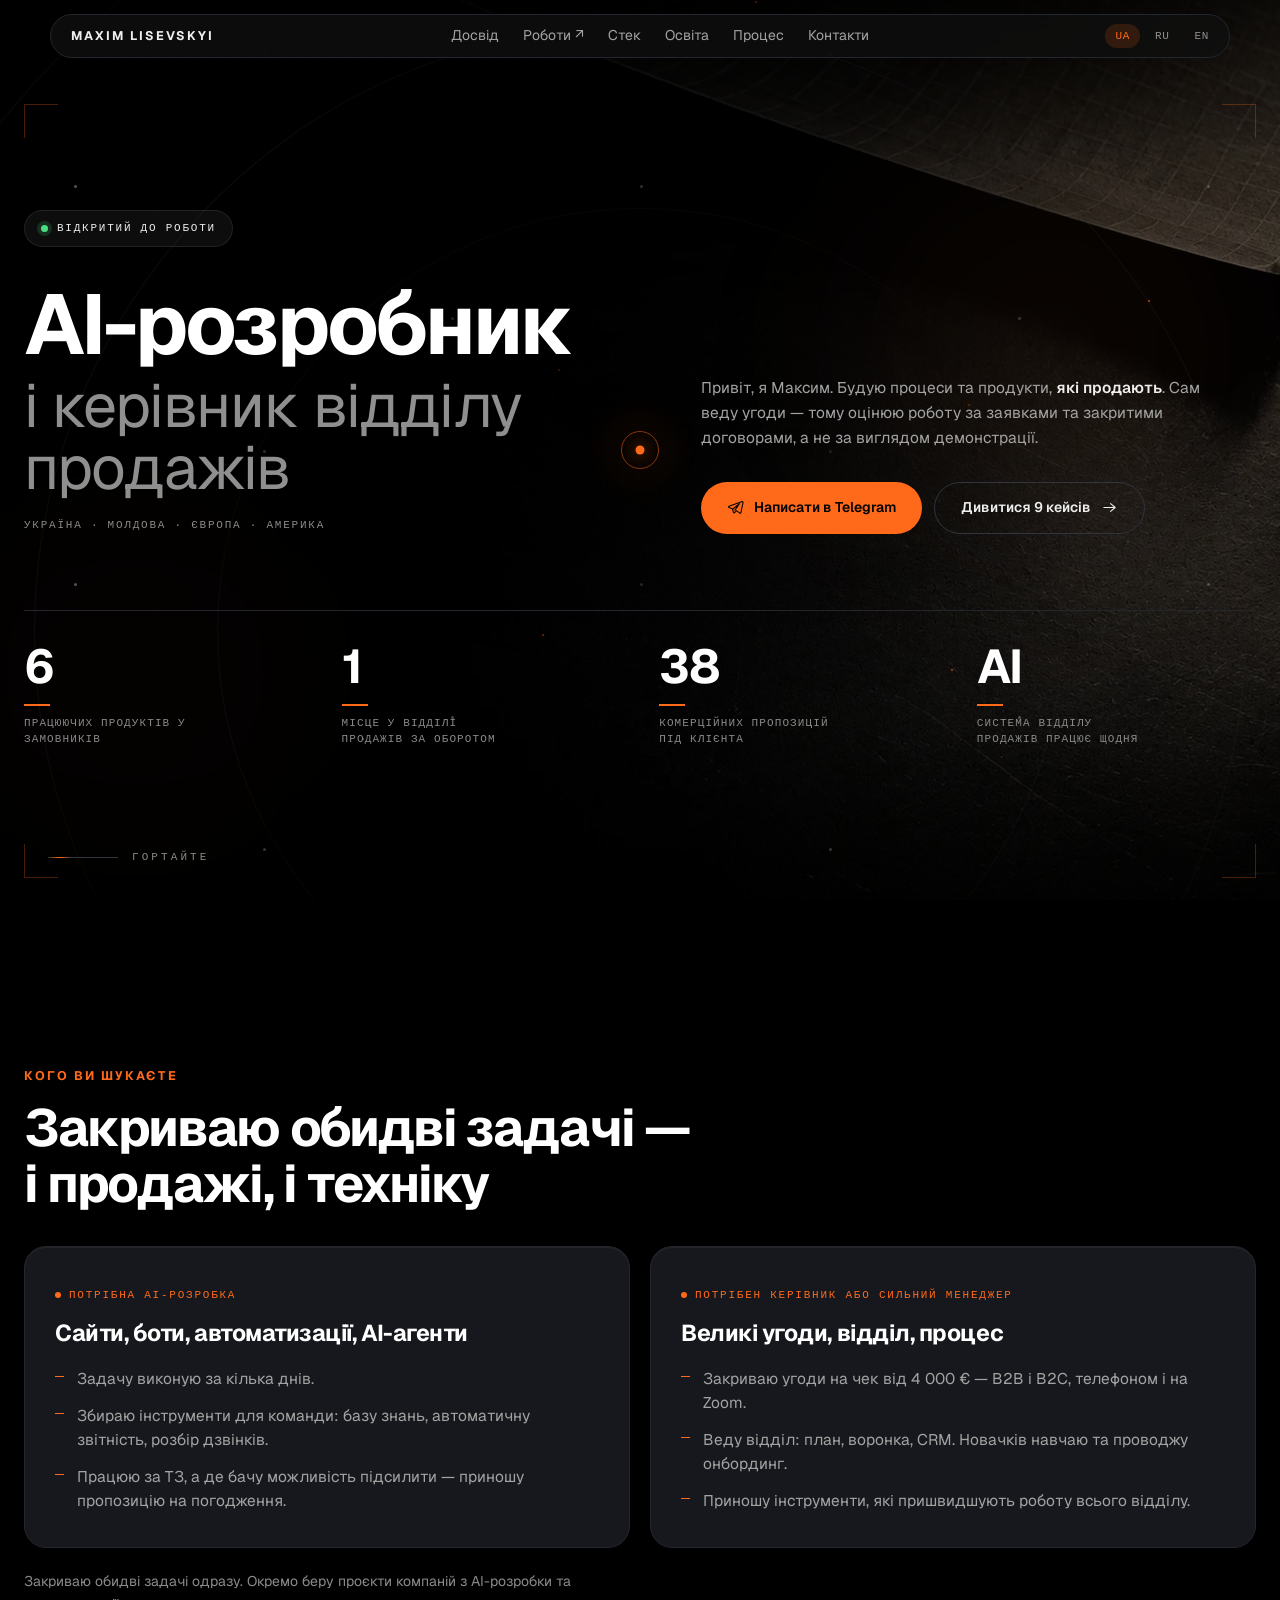
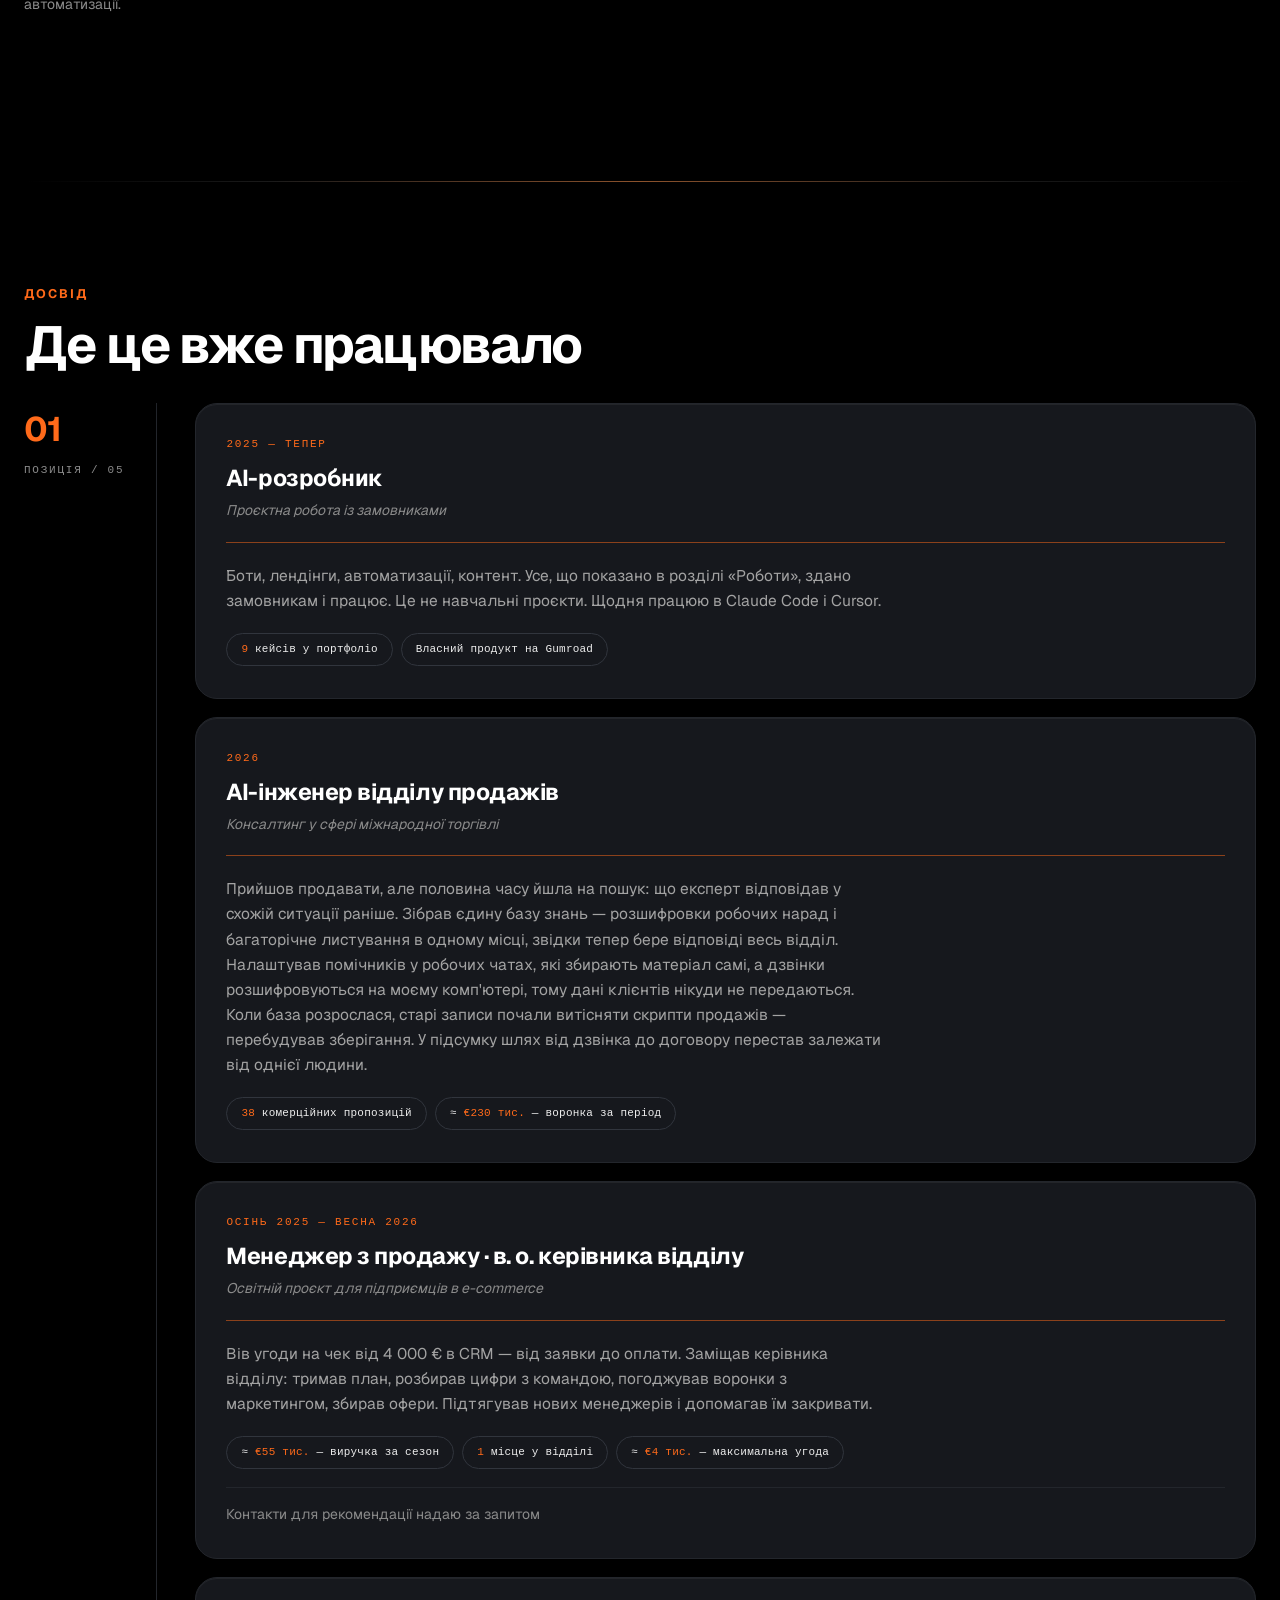
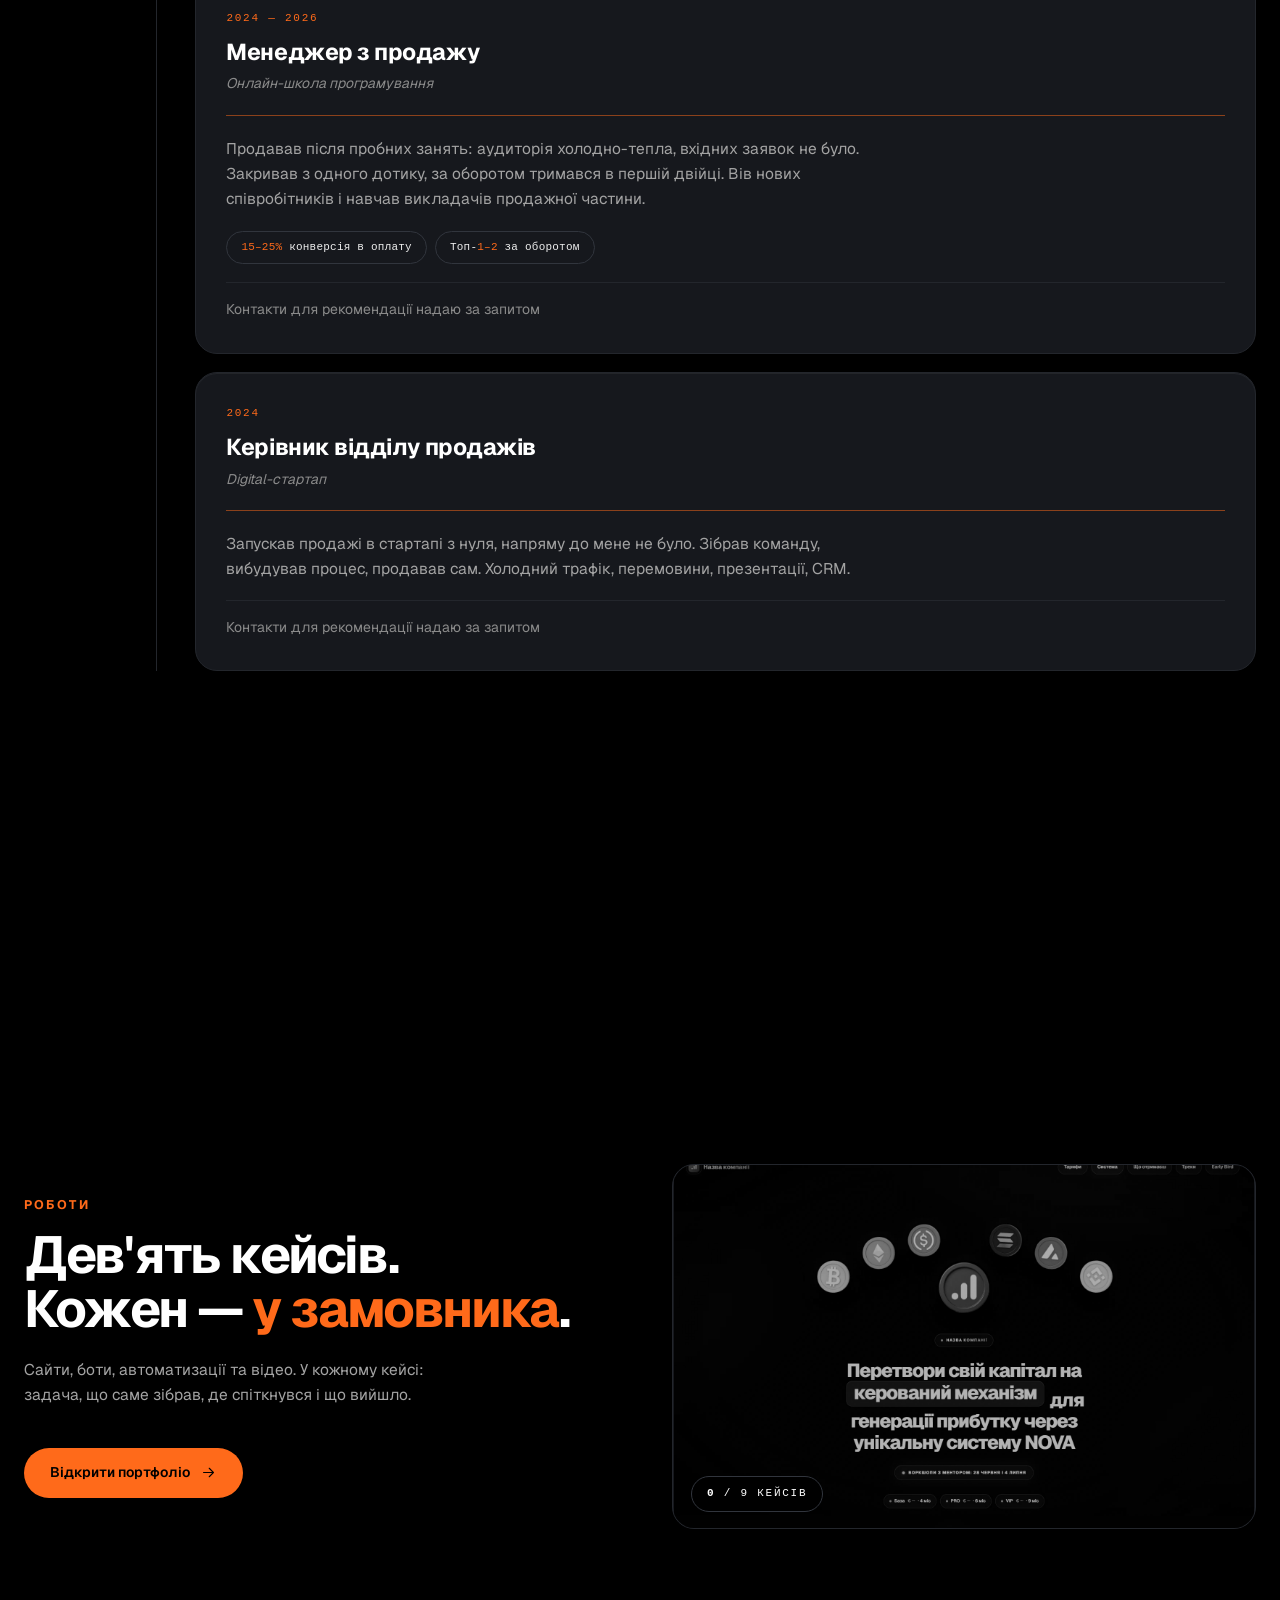
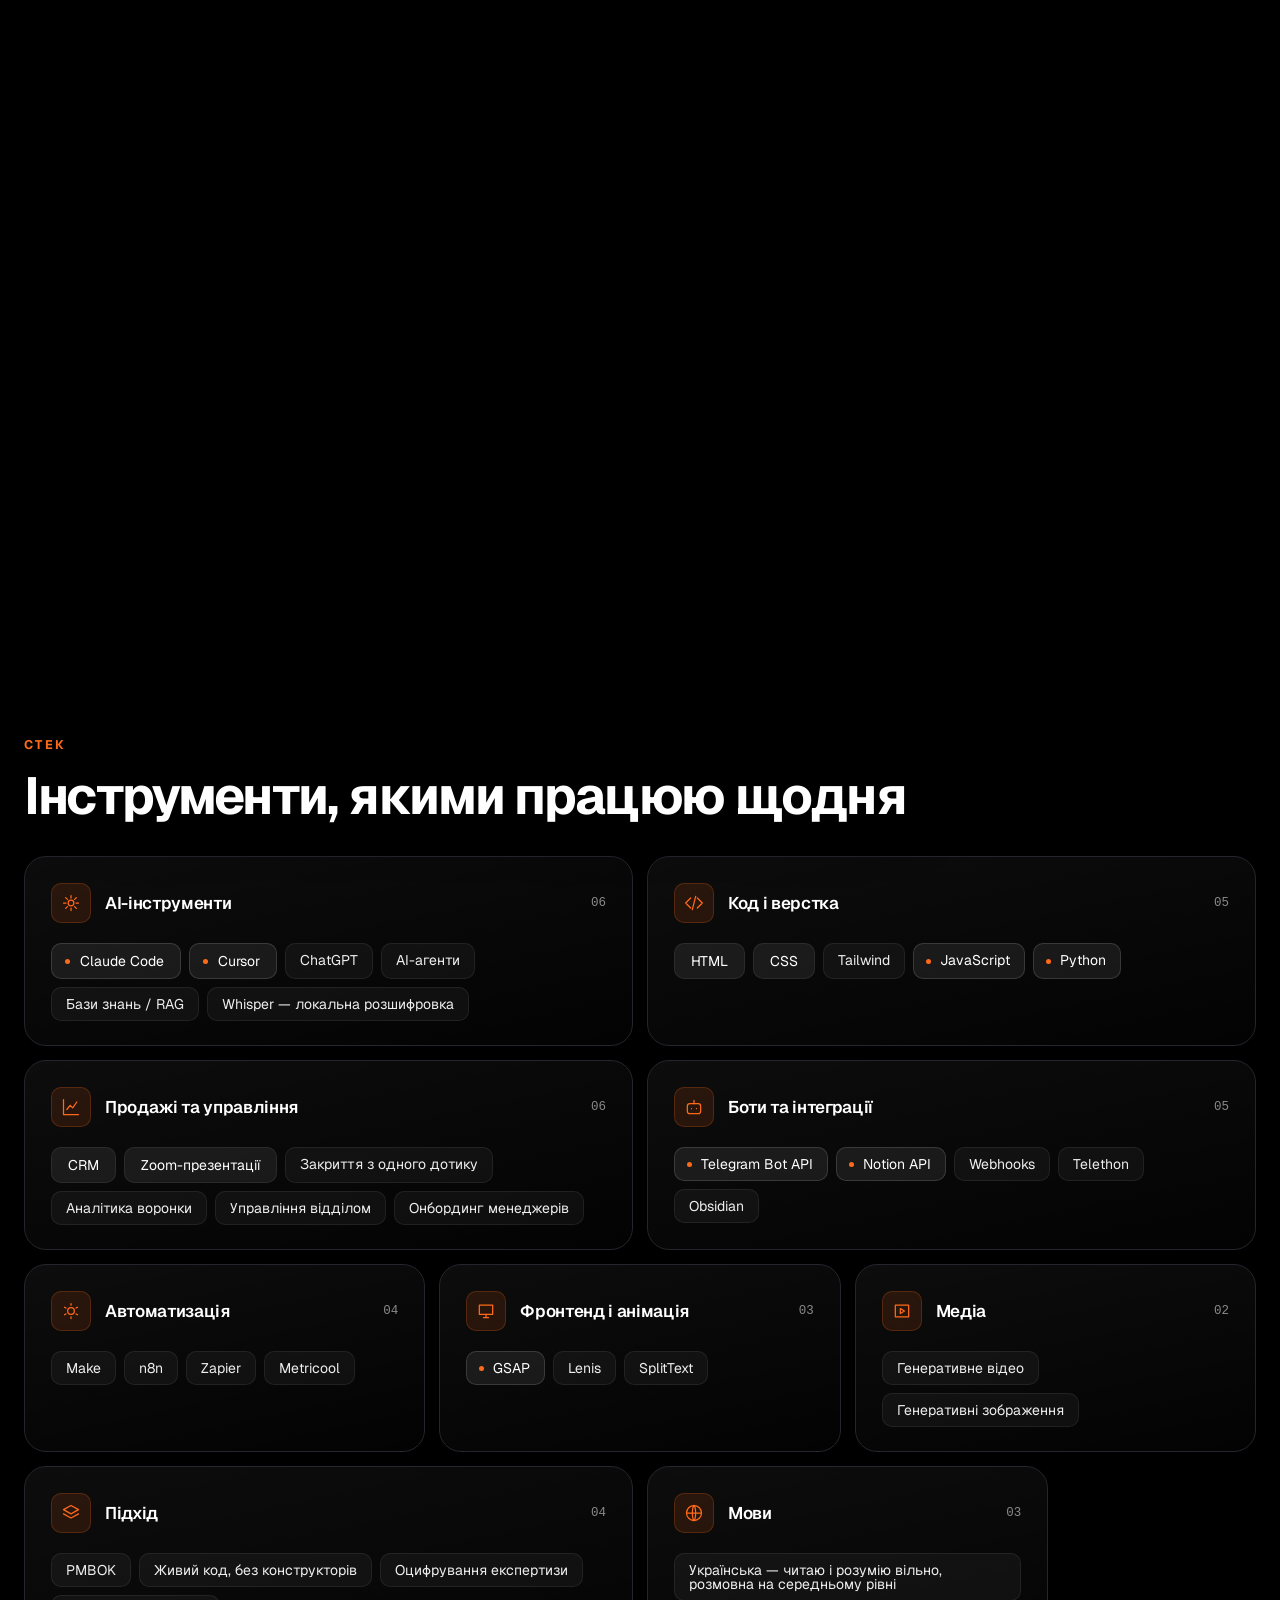
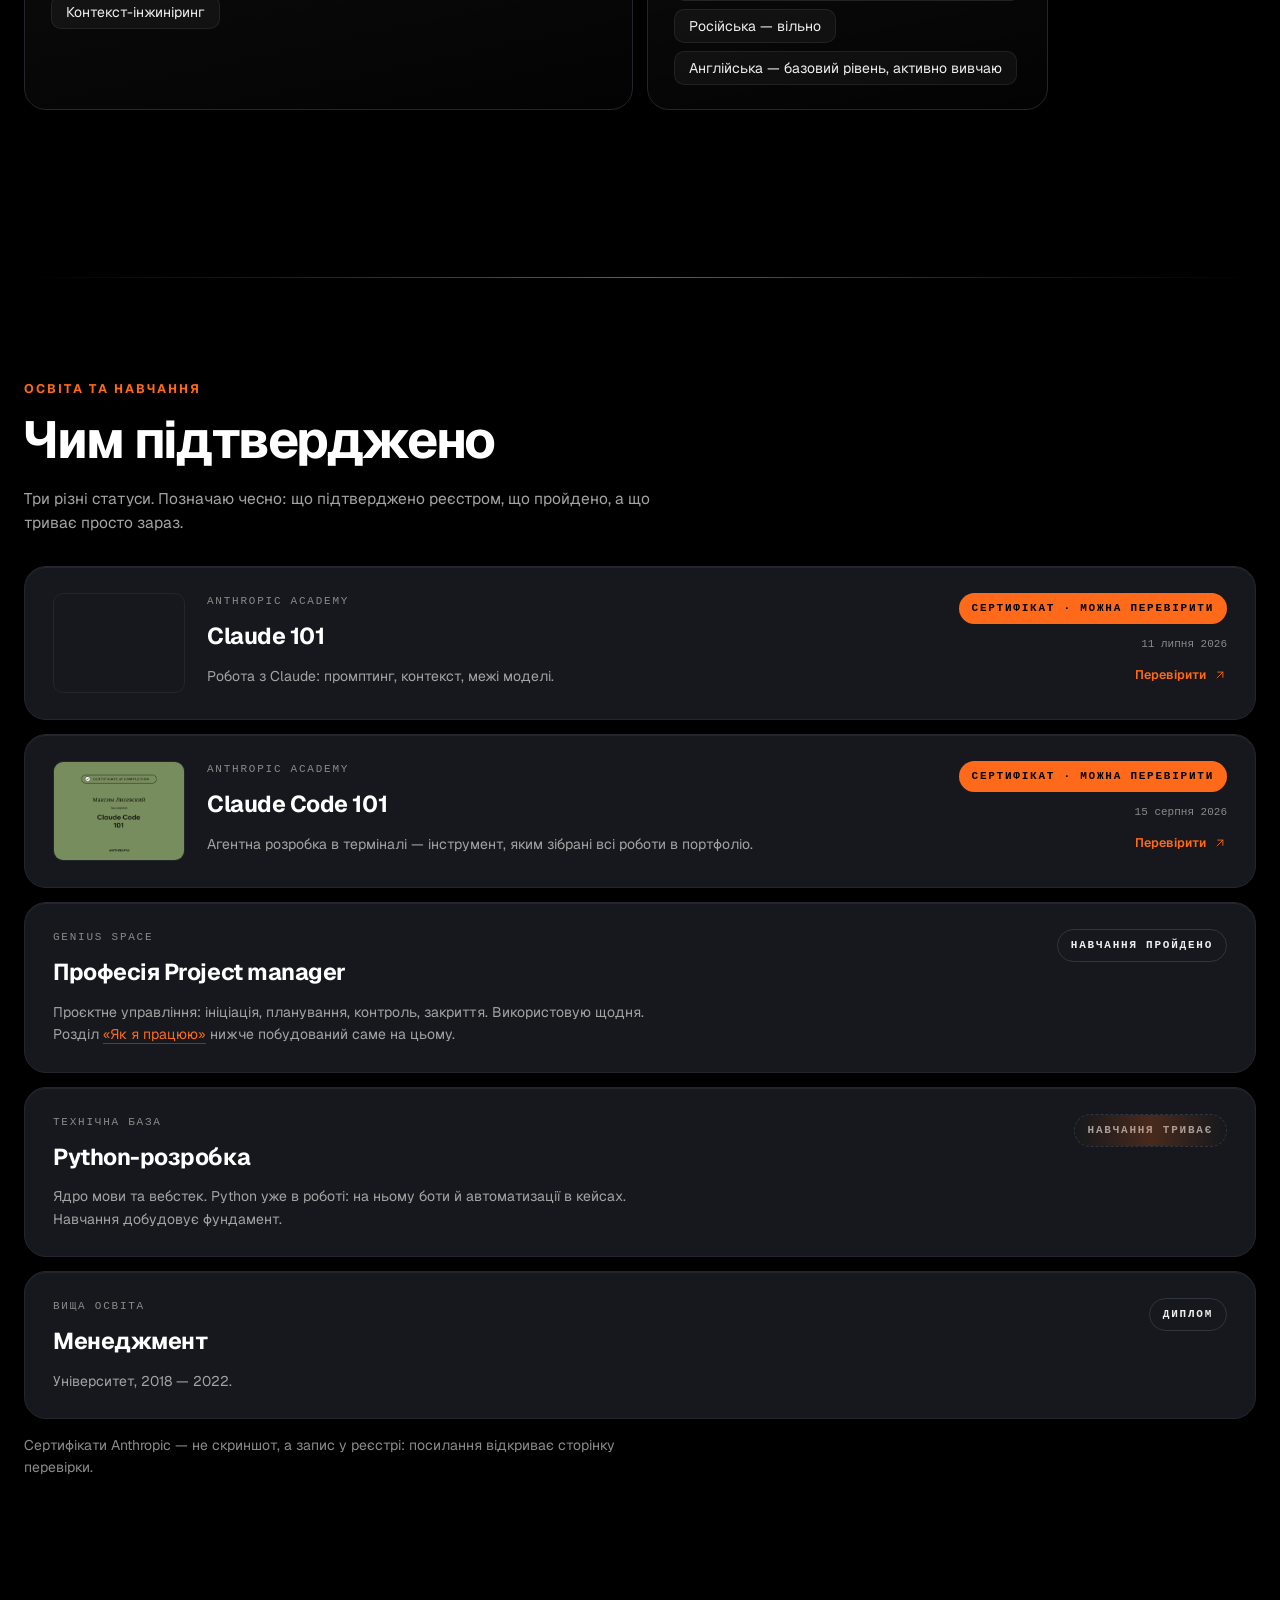
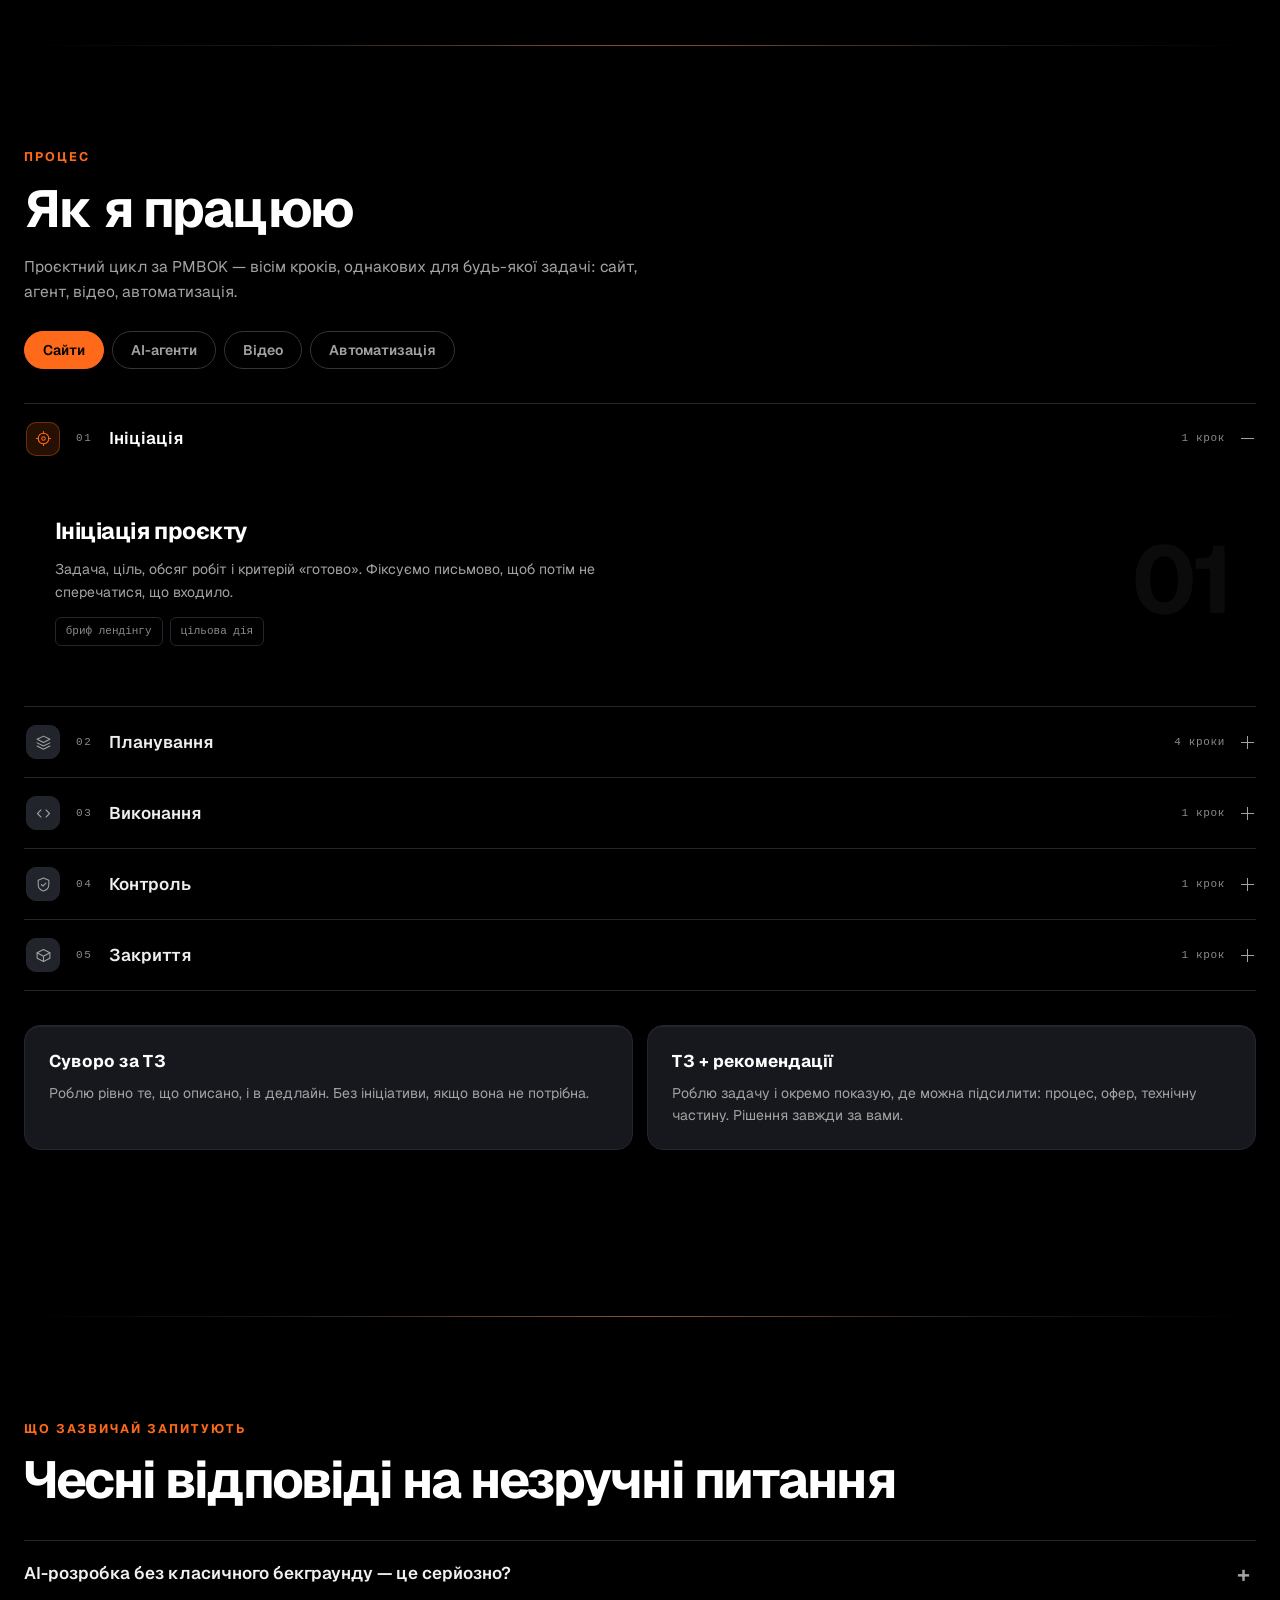
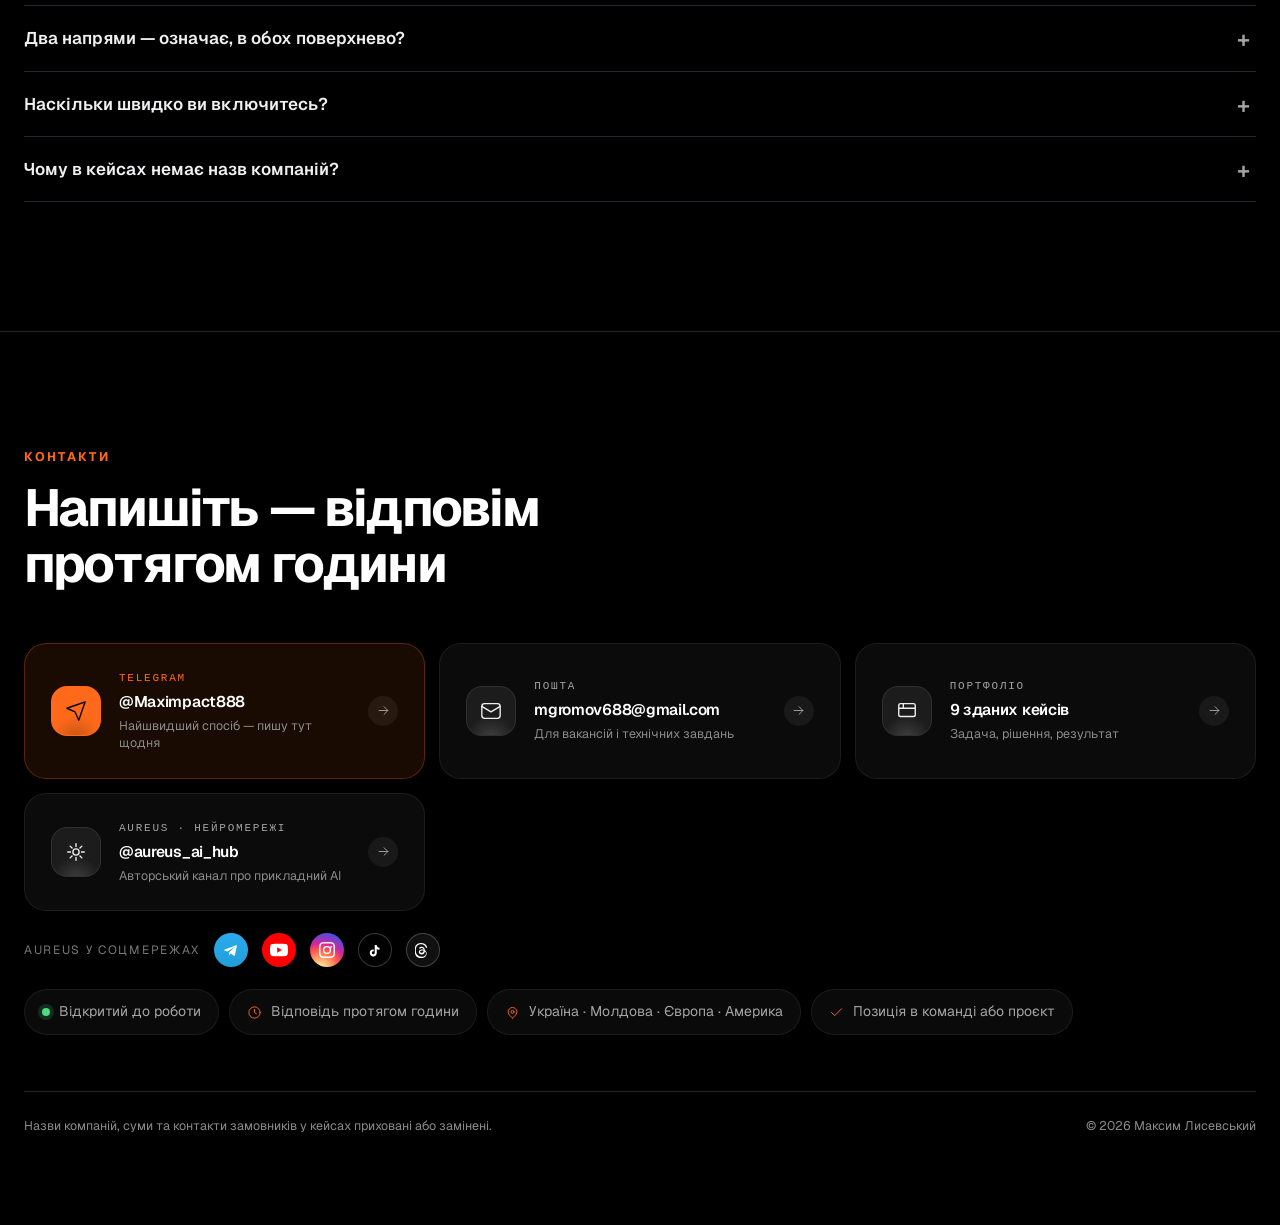
<file: index.html>
<!DOCTYPE html>
<html lang="uk">
<head>
<meta charset="utf-8">
<meta name="viewport" content="width=device-width,initial-scale=1">
<title>Максим Лисевський — AI-розробник · керівник відділу продажів</title>
<meta name="description" content="Будую процеси та продукти, які продають: сайти, боти, AI-автоматизація. Досвід управління відділом продажів і великими угодами B2B/B2C. Віддалено, Україна та ЄС.">
<meta property="og:title" content="Максим Лисевський — AI-розробник · керівник відділу продажів">
<meta property="og:description" content="Будую процеси та продукти, які продають. Дев'ять кейсів, зданих замовникам.">
<meta property="og:type" content="profile">
<meta property="og:url" content="https://mgromov688-boop.github.io/maxim-lisevskyi/">
<meta property="og:image" content="https://mgromov688-boop.github.io/maxim-lisevskyi/assets/og-ua.jpg">
<meta property="og:image:width" content="1200">
<meta property="og:image:height" content="630">
<meta property="og:locale" content="uk_UA">
<meta name="twitter:card" content="summary_large_image">
<meta name="twitter:image" content="https://mgromov688-boop.github.io/maxim-lisevskyi/assets/og-ua.jpg">
<meta name="theme-color" content="#0a0a0a">
<link rel="canonical" href="https://mgromov688-boop.github.io/maxim-lisevskyi/">
<link rel="icon" href="data:image/svg+xml,%3Csvg xmlns='http://www.w3.org/2000/svg' viewBox='0 0 32 32'%3E%3Crect width='32' height='32' rx='7' fill='%230f0f11'/%3E%3Cpath d='M8 23V9l8 9 8-9v14' fill='none' stroke='%23FF6A1A' stroke-width='2.4' stroke-linejoin='round'/%3E%3C/svg%3E">
<script>document.documentElement.className+=" js"</script>
<link rel="preconnect" href="https://fonts.googleapis.com">
<link rel="preconnect" href="https://fonts.gstatic.com" crossorigin>
<link rel="preload" as="style" href="https://fonts.googleapis.com/css2?family=Geist:ital,wght@0,400..700;1,400&display=swap"><link rel="stylesheet" href="https://fonts.googleapis.com/css2?family=Geist:ital,wght@0,400..700;1,400&display=swap" media="print" onload="this.media='all'"><noscript><link rel="stylesheet" href="https://fonts.googleapis.com/css2?family=Geist:ital,wght@0,400..700;1,400&display=swap"></noscript>
<link rel="stylesheet" href="assets/site.css?v=1d3c83eb">
<link rel="stylesheet" href="assets/resume.css?v=bcf8a4d9">
<link rel="stylesheet" href="assets/bgfx.css?v=6db469b5">
<link rel="stylesheet" href="assets/craft.css?v=7fde4584">
</head>
<body>

<header><div class="wrap"><div class="nav-pill">
<a href="#top" class="logo">Maxim Lisevskyi</a>
<nav class="nav">
<a href="#experience">Досвід</a>
<a href="roboty/index.html">Роботи ↗</a>
<a href="#stack">Стек</a>
<a href="#education">Освіта</a>
<a href="#process">Процес</a>
<a href="#contact">Контакти</a>
</nav>
<a href="roboty/index.html" class="nav-go">Роботи <span aria-hidden="true">↗</span></a><div class="langs" role="group" aria-label="Мова сайту"><button type="button" class="on" data-lang="uk">UA</button><button type="button" data-lang="ru">RU</button><button type="button" data-lang="en">EN</button></div>
</div></div></header>

<main id="top">
<div class="glow"></div>
<div class="wrap">

<!-- ── перший екран ─────────────────────────────────── -->
<section class="r-hero" data-rv>
<span class="r-blob a" aria-hidden="true"></span>
<span class="r-blob b" aria-hidden="true"></span>

<div class="rh-grid">
<div class="rh-l">
<span class="rh-badge r-rise" style="--d:.05s"><i></i>Відкритий до роботи</span>
<h1 class="rh-title r-rise" style="--d:.18s">AI-розробник<br><em>і керівник відділу продажів</em></h1>
<p class="rh-place r-rise" style="--d:.34s">Україна · Молдова · Європа · Америка</p>
</div>

<div class="rh-r">
<p class="rh-lead r-rise" style="--d:.46s">Привіт, я Максим. Будую процеси та продукти, <b>які продають</b>. Сам веду угоди — тому оцінюю роботу за заявками та закритими договорами, а не за виглядом демонстрації.</p>
<div class="r-cta r-rise" style="--d:.60s">
<a class="r-btn p" href="https://t.me/Maximpact888" target="_blank" rel="noopener">
<svg viewBox="0 0 24 24" fill="none" stroke="currentColor" stroke-width="1.5" stroke-linecap="round" stroke-linejoin="round"><path d="M21.5 3.5 2.8 10.4c-.8.3-.8 1.4 0 1.7l4.6 1.5 1.8 5.4c.2.7 1.1.9 1.6.3l2.5-2.8 4.7 3.5c.6.4 1.4.1 1.6-.6l3-14.4c.2-.8-.6-1.5-1.1-1.5z"/><path d="m8 14.5 9.5-8-6.4 9.5"/></svg>Написати в Telegram</a>
<a class="r-btn s" href="roboty/index.html">Дивитися 9 кейсів
<svg viewBox="0 0 24 24" fill="none" stroke="currentColor" stroke-width="1.5" stroke-linecap="round" stroke-linejoin="round"><path d="M4 12h15M13.5 6.5 20 12l-6.5 5.5"/></svg></a>
</div>
</div>
</div>

<div class="rh-proof r-rise" style="--d:.78s">
<div><b>6</b><span>працюючих продуктів у замовників</span></div>
<div><b>1</b><span>місце у відділі продажів за оборотом</span></div>
<div><b>38</b><span>комерційних пропозицій під клієнта</span></div>
<div><b>AI</b><span>система відділу продажів працює щодня</span></div>
</div>
<div class="r-scroll" aria-hidden="true"><i></i>Гортайте</div>
</section>

<!-- ── метрики ──────────────────────────────────────── -->
<section id="for-whom" class="r-sec">
<div class="eyebrow" data-rv>Кого ви шукаєте</div>
<h2 data-rv>Закриваю обидві задачі —<br>і продажі, і техніку</h2>
<div class="r-two">
<div class="r-col" data-rv style="--from:-30px">
<div class="r-tag">Потрібна AI-розробка</div>
<h3>Сайти, боти, автоматизації, AI-агенти</h3>
<ul>
<li>Задачу виконую за кілька днів.</li>
<li>Збираю інструменти для команди: базу знань, автоматичну звітність, розбір дзвінків.</li>
<li>Працюю за ТЗ, а де бачу можливість підсилити — приношу пропозицію на погодження.</li>
</ul>
</div>
<div class="r-col" data-rv style="--from:30px">
<div class="r-tag">Потрібен керівник або сильний менеджер</div>
<h3>Великі угоди, відділ, процес</h3>
<ul>
<li>Закриваю угоди на чек від 4 000 € — B2B і B2C, телефоном і на Zoom.</li>
<li>Веду відділ: план, воронка, CRM. Новачків навчаю та проводжу онбординг.</li>
<li>Приношу інструменти, які пришвидшують роботу всього відділу.</li>
</ul>
</div>
</div>
<p class="r-note" data-rv>Закриваю обидві задачі одразу. Окремо беру проєкти компаній з AI-розробки та автоматизації.</p>
</section>

<!-- ── досвід ───────────────────────────────────────── -->
<section id="experience" class="r-sec">
<div class="eyebrow" data-rv>Досвід</div>
<h2 data-rv>Де це вже працювало</h2>
<div class="r-exp">
<div class="r-rail"><div class="r-rail-in"><b>01</b>позиція&nbsp;/&nbsp;05</div></div>
<div class="r-jobs">

<article class="r-job" data-rv data-year="2025">
<div class="r-when">2025 — тепер</div>
<h3>AI-розробник</h3>
<div class="r-org">Проєктна робота із замовниками</div>
<div class="r-line"></div>
<p>Боти, лендінги, автоматизації, контент. Усе, що показано в розділі «Роботи», здано замовникам і працює. Це не навчальні проєкти. Щодня працюю в Claude Code і Cursor.</p>
<div class="r-facts"><span><em>9</em> кейсів у портфоліо</span><span>Власний продукт на Gumroad</span></div>
</article>

<article class="r-job" data-rv data-year="2026">
<div class="r-when">2026</div>
<h3>AI-інженер відділу продажів</h3>
<div class="r-org">Консалтинг у сфері міжнародної торгівлі</div>
<div class="r-line"></div>
<p>Прийшов продавати, але половина часу йшла на пошук: що експерт відповідав у схожій ситуації раніше. Зібрав єдину базу знань — розшифровки робочих нарад і багаторічне листування в одному місці, звідки тепер бере відповіді весь відділ. Налаштував помічників у робочих чатах, які збирають матеріал самі, а дзвінки розшифровуються на моєму комп'ютері, тому дані клієнтів нікуди не передаються. Коли база розрослася, старі записи почали витісняти скрипти продажів — перебудував зберігання. У підсумку шлях від дзвінка до договору перестав залежати від однієї людини.</p>
<div class="r-facts"><span><em>38</em> комерційних пропозицій</span><span>≈ <em>€230 тис.</em> — воронка за період</span></div>
</article>

<article class="r-job" data-rv data-year="2025">
<div class="r-when">Осінь 2025 — весна 2026</div>
<h3>Менеджер з продажу · в. о. керівника відділу</h3>
<div class="r-org">Освітній проєкт для підприємців в e-commerce</div>
<div class="r-line"></div>
<p>Вів угоди на чек від 4 000 € в CRM — від заявки до оплати. Заміщав керівника відділу: тримав план, розбирав цифри з командою, погоджував воронки з маркетингом, збирав офери. Підтягував нових менеджерів і допомагав їм закривати.</p>
<div class="r-facts"><span>≈ <em>€55 тис.</em> — виручка за сезон</span><span><em>1</em> місце у відділі</span><span>≈ <em>€4 тис.</em> — максимальна угода</span></div>
<div class="r-ref">Контакти для рекомендації надаю за запитом</div>
</article>

<article class="r-job" data-rv data-year="2024">
<div class="r-when">2024 — 2026</div>
<h3>Менеджер з продажу</h3>
<div class="r-org">Онлайн-школа програмування</div>
<div class="r-line"></div>
<p>Продавав після пробних занять: аудиторія холодно-тепла, вхідних заявок не було. Закривав з одного дотику, за оборотом тримався в першій двійці. Вів нових співробітників і навчав викладачів продажної частини.</p>
<div class="r-facts"><span><em>15–25%</em> конверсія в оплату</span><span>Топ-<em>1–2</em> за оборотом</span></div>
<div class="r-ref">Контакти для рекомендації надаю за запитом</div>
</article>

<article class="r-job" data-rv data-year="2024">
<div class="r-when">2024</div>
<h3>Керівник відділу продажів</h3>
<div class="r-org">Digital-стартап</div>
<div class="r-line"></div>
<p>Запускав продажі в стартапі з нуля, напряму до мене не було. Зібрав команду, вибудував процес, продавав сам. Холодний трафік, перемовини, презентації, CRM.</p>
<div class="r-ref">Контакти для рекомендації надаю за запитом</div>
</article>

</div>
</div>
</section>

<!-- ── міст на сторінку робіт ───────────────────────── -->
<section class="r-bridge" aria-labelledby="bridge-h">
<div class="r-track">
<div class="r-stick">
<div class="r-btxt">
<div class="eyebrow">Роботи</div>
<div class="r-bh" id="bridge-h">Дев'ять кейсів.<br>Кожен — <i>у замовника</i>.</div>
<p>Сайти, боти, автоматизації та відео. У кожному кейсі: задача, що саме зібрав, де спіткнувся і що вийшло.</p>
<div class="r-cta"><a class="r-btn p" href="roboty/index.html">Відкрити портфоліо
<svg viewBox="0 0 24 24" fill="none" stroke="currentColor" stroke-width="1.5" stroke-linecap="round" stroke-linejoin="round"><path d="M5 12h14M13 6l6 6-6 6"/></svg></a></div>
</div>
<div class="r-bmedia">
<img class="g" src="assets/cases/product-landing-ua/cover.webp" alt="" loading="lazy" decoding="async">
<img class="c" src="assets/cases/product-landing-ua/cover.webp" alt="Кейс: сторінка, через яку відділ продажів закриває на Zoom" loading="lazy" decoding="async">
<div class="r-bcount"><b>0</b>&nbsp;/&nbsp;9 кейсів</div>
</div>
</div>
</div>
</section>

<!-- ── стек ─────────────────────────────────────────── -->
<section id="stack" class="r-sec">
<div class="eyebrow" data-rv>Стек</div>
<h2 data-rv>Інструменти, якими працюю щодня</h2>
<div class="sk-grid"><article class="sk sk-big" data-rv><div class="sk-h"><span class="sk-ico"><svg viewBox="0 0 24 24" fill="none" stroke="currentColor" stroke-width="1.5" stroke-linecap="round" stroke-linejoin="round"><path d="M12 3v3M12 18v3M3 12h3M18 12h3M5.6 5.6l2.1 2.1M16.3 16.3l2.1 2.1M18.4 5.6l-2.1 2.1M7.7 16.3l-2.1 2.1"/><circle cx="12" cy="12" r="3.4"/></svg></span><h3>AI-інструменти</h3><b class="sk-n">06</b></div><div class="sk-chips"><span class="core">Claude Code</span><span class="core">Cursor</span><span>ChatGPT</span><span>AI-агенти</span><span>Бази знань / RAG</span><span>Whisper — локальна розшифровка</span></div></article><article class="sk sk-big" data-rv><div class="sk-h"><span class="sk-ico"><svg viewBox="0 0 24 24" fill="none" stroke="currentColor" stroke-width="1.5" stroke-linecap="round" stroke-linejoin="round"><path d="m8 6-6 6 6 6M16 6l6 6-6 6M14 4l-4 16"/></svg></span><h3>Код і верстка</h3><b class="sk-n">05</b></div><div class="sk-chips"><span>HTML</span><span>CSS</span><span>Tailwind</span><span class="core">JavaScript</span><span class="core">Python</span></div></article><article class="sk sk-big" data-rv><div class="sk-h"><span class="sk-ico"><svg viewBox="0 0 24 24" fill="none" stroke="currentColor" stroke-width="1.5" stroke-linecap="round" stroke-linejoin="round"><path d="M3 3v18h18"/><path d="m7 15 4-5 3 3 5-7"/></svg></span><h3>Продажі та управління</h3><b class="sk-n">06</b></div><div class="sk-chips"><span>CRM</span><span>Zoom-презентації</span><span>Закриття з одного дотику</span><span>Аналітика воронки</span><span>Управління відділом</span><span>Онбординг менеджерів</span></div></article><article class="sk sk-wide" data-rv><div class="sk-h"><span class="sk-ico"><svg viewBox="0 0 24 24" fill="none" stroke="currentColor" stroke-width="1.5" stroke-linecap="round" stroke-linejoin="round"><rect x="4" y="8" width="16" height="12" rx="3"/><path d="M12 8V4M9 14h.01M15 14h.01"/></svg></span><h3>Боти та інтеграції</h3><b class="sk-n">05</b></div><div class="sk-chips"><span class="core">Telegram Bot API</span><span class="core">Notion API</span><span>Webhooks</span><span>Telethon</span><span>Obsidian</span></div></article><article class="sk sk-norm" data-rv><div class="sk-h"><span class="sk-ico"><svg viewBox="0 0 24 24" fill="none" stroke="currentColor" stroke-width="1.5" stroke-linecap="round" stroke-linejoin="round"><path d="M12 3v2M12 19v2M4.2 7.5l1.7 1M18.1 15.5l1.7 1M4.2 16.5l1.7-1M18.1 8.5l1.7-1"/><circle cx="12" cy="12" r="4"/></svg></span><h3>Автоматизація</h3><b class="sk-n">04</b></div><div class="sk-chips"><span>Make</span><span>n8n</span><span>Zapier</span><span>Metricool</span></div></article><article class="sk sk-norm" data-rv><div class="sk-h"><span class="sk-ico"><svg viewBox="0 0 24 24" fill="none" stroke="currentColor" stroke-width="1.5" stroke-linecap="round" stroke-linejoin="round"><path d="M4 5h16v11H4z"/><path d="M9 20h6M12 16v4"/></svg></span><h3>Фронтенд і анімація</h3><b class="sk-n">03</b></div><div class="sk-chips"><span class="core">GSAP</span><span>Lenis</span><span>SplitText</span></div></article><article class="sk sk-norm" data-rv><div class="sk-h"><span class="sk-ico"><svg viewBox="0 0 24 24" fill="none" stroke="currentColor" stroke-width="1.5" stroke-linecap="round" stroke-linejoin="round"><path d="M4 5h16v14H4z"/><path d="m10 9 5 3-5 3z"/></svg></span><h3>Медіа</h3><b class="sk-n">02</b></div><div class="sk-chips"><span>Генеративне відео</span><span>Генеративні зображення</span></div></article><article class="sk sk-wide" data-rv><div class="sk-h"><span class="sk-ico"><svg viewBox="0 0 24 24" fill="none" stroke="currentColor" stroke-width="1.5" stroke-linecap="round" stroke-linejoin="round"><path d="M12 3 3 8l9 5 9-5z"/><path d="m3 13 9 5 9-5"/></svg></span><h3>Підхід</h3><b class="sk-n">04</b></div><div class="sk-chips"><span>PMBOK</span><span>Живий код, без конструкторів</span><span>Оцифрування експертизи</span><span>Контекст-інжиніринг</span></div></article><article class="sk sk-norm" data-rv><div class="sk-h"><span class="sk-ico"><svg viewBox="0 0 24 24" fill="none" stroke="currentColor" stroke-width="1.5" stroke-linecap="round" stroke-linejoin="round"><circle cx="12" cy="12" r="9"/><path d="M3 12h18M12 3c2.6 2.7 2.6 15.3 0 18M12 3c-2.6 2.7-2.6 15.3 0 18"/></svg></span><h3>Мови</h3><b class="sk-n">03</b></div><div class="sk-chips"><span>Українська — читаю і розумію вільно, розмовна на середньому рівні</span><span>Російська — вільно</span><span>Англійська — базовий рівень, активно вивчаю</span></div></article></div>
</section>

<!-- ── освіта та навчання ───────────────────────────── -->
<section id="education" class="r-sec">
<div class="eyebrow" data-rv>Освіта та навчання</div>
<h2 data-rv>Чим підтверджено</h2>
<p class="sub" data-rv>Три різні статуси. Позначаю чесно: що підтверджено реєстром, що пройдено, а що триває просто зараз.</p>
<div class="r-edu">

<div class="r-item shot" data-rv>
<span class="r-shot"><img src="assets/certs/claude-101.webp" alt="Сертифікат Claude 101 — Anthropic Academy" loading="lazy" decoding="async"></span>
<div>
<div class="r-issuer">Anthropic Academy</div>
<h3>Claude 101</h3>
<p>Робота з Claude: промптинг, контекст, межі моделі.</p>
</div>
<div class="r-right">
<span class="r-st ok">Сертифікат · можна перевірити</span>
<span class="r-when2">11 липня 2026</span>
<a class="r-verify" href="https://verify.skilljar.com/c/x7wre3rtwt9j" target="_blank" rel="noopener">Перевірити
<svg viewBox="0 0 24 24" fill="none" stroke="currentColor" stroke-width="1.5" stroke-linecap="round" stroke-linejoin="round"><path d="M7 17 17 7M8 7h9v9"/></svg></a>
</div>
</div>

<div class="r-item shot" data-rv>
<span class="r-shot"><img src="assets/certs/claude-code-101.webp" alt="Сертифікат Claude Code 101 — Anthropic Academy" loading="lazy" decoding="async"></span>
<div>
<div class="r-issuer">Anthropic Academy</div>
<h3>Claude Code 101</h3>
<p>Агентна розробка в терміналі — інструмент, яким зібрані всі роботи в портфоліо.</p>
</div>
<div class="r-right">
<span class="r-st ok">Сертифікат · можна перевірити</span>
<span class="r-when2">15 серпня 2026</span>
<a class="r-verify" href="https://verify.skilljar.com/c/s7wa78bpunqz" target="_blank" rel="noopener">Перевірити
<svg viewBox="0 0 24 24" fill="none" stroke="currentColor" stroke-width="1.5" stroke-linecap="round" stroke-linejoin="round"><path d="M7 17 17 7M8 7h9v9"/></svg></a>
</div>
</div>

<div class="r-item" data-rv>
<div>
<div class="r-issuer">Genius Space</div>
<h3>Професія Project manager</h3>
<p>Проєктне управління: ініціація, планування, контроль, закриття. Використовую щодня. Розділ <a href="#process">«Як я працюю»</a> нижче побудований саме на цьому.</p>
</div>
<div class="r-right"><span class="r-st done">Навчання пройдено</span></div>
</div>

<div class="r-item" data-rv>
<div>
<div class="r-issuer">Технічна база</div>
<h3>Python-розробка</h3>
<p>Ядро мови та вебстек. Python уже в роботі: на ньому боти й автоматизації в кейсах. Навчання добудовує фундамент.</p>
</div>
<div class="r-right"><span class="r-st wip">Навчання триває</span></div>
</div>

<div class="r-item" data-rv>
<div>
<div class="r-issuer">Вища освіта</div>
<h3>Менеджмент</h3>
<p>Університет, 2018 — 2022.</p>
</div>
<div class="r-right"><span class="r-st done">Диплом</span></div>
</div>

</div>
<p class="r-edu-note" data-rv>Сертифікати Anthropic — не скриншот, а запис у реєстрі: посилання відкриває сторінку перевірки.</p>
</section>

<!-- ── процес ───────────────────────────────────────── -->
<section id="process" class="r-sec">
<div class="eyebrow" data-rv>Процес</div>
<h2 data-rv>Як я працюю</h2>
<p class="sub" data-rv>Проєктний цикл за PMBOK — вісім кроків, однакових для будь-якої задачі: сайт, агент, відео, автоматизація.</p>
<div class="r-tabs" data-rv>
<button class="r-tab on" data-d="web" type="button">Сайти</button>
<button class="r-tab" data-d="ai" type="button">AI-агенти</button>
<button class="r-tab" data-d="video" type="button">Відео</button>
<button class="r-tab" data-d="auto" type="button">Автоматизація</button>
</div>
<div class="r-proc">

<details class="r-ph" open><summary><span class="r-ph-ic" aria-hidden="true"><svg viewBox="0 0 24 24" fill="none" stroke="currentColor" stroke-width="1.5" stroke-linecap="round" stroke-linejoin="round"><circle cx="12" cy="12" r="7.5"/><circle cx="12" cy="12" r="2.5"/><path d="M12 2v3M12 19v3M2 12h3M19 12h3"/></svg></span><span class="r-ph-n">01</span><span class="r-ph-t">Ініціація</span><span class="r-ph-c">1 крок</span><span class="r-ph-i" aria-hidden="true"></span></summary><div class="r-ph-b"><div class="r-step">

<div class="r-shead"><b>01</b><h3>Ініціація проєкту</h3></div>
<p>Задача, ціль, обсяг робіт і критерій «готово». Фіксуємо письмово, щоб потім не сперечатися, що входило.</p>
<div class="r-domain on" data-d="web"><span>бриф лендінгу</span><span>цільова дія</span></div>
<div class="r-domain" data-d="ai"><span>задача агента</span><span>межі доступу</span></div>
<div class="r-domain" data-d="video"><span>ідея ролика</span><span>хронометраж</span></div>
<div class="r-domain" data-d="auto"><span>що автоматизуємо</span><span>хто користувач</span></div>
</div></div></details><details class="r-ph"><summary><span class="r-ph-ic" aria-hidden="true"><svg viewBox="0 0 24 24" fill="none" stroke="currentColor" stroke-width="1.5" stroke-linecap="round" stroke-linejoin="round"><path d="M12 3 3 7.5l9 4.5 9-4.5L12 3Z"/><path d="m3 12.5 9 4.5 9-4.5"/><path d="m3 17 9 4.5 9-4.5"/></svg></span><span class="r-ph-n">02</span><span class="r-ph-t">Планування</span><span class="r-ph-c">4 кроки</span><span class="r-ph-i" aria-hidden="true"></span></summary><div class="r-ph-b"><div class="r-step">

<div class="r-shead"><b>02</b><h3>Збір інформації та аналітика</h3></div>
<p>Вхідні дані, дослідження, поведінкові фактори. Дивлюся, як задача вирішена в тих, у кого вона вже працює.</p>
<div class="r-domain on" data-d="web"><span>ринок</span><span>конкуренти</span><span>референси</span></div>
<div class="r-domain" data-d="ai"><span>джерела даних</span><span>формат бази</span></div>
<div class="r-domain" data-d="video"><span>референси</span><span>тон бренду</span></div>
<div class="r-domain" data-d="auto"><span>поточний процес</span><span>вузьке місце</span></div>
</div>

<div class="r-step">
<div class="r-shead"><b>03</b><h3>Архітектура</h3></div>
<p>Структура, логіка, дані. Помилка на цьому кроці коштує переробки всієї збірки.</p>
<div class="r-domain on" data-d="web"><span>екрани</span><span>карта сторінки</span></div>
<div class="r-domain" data-d="ai"><span>логіка агентів</span><span>схема пам'яті</span></div>
<div class="r-domain" data-d="video"><span>сценарій</span><span>розкадровка</span></div>
<div class="r-domain" data-d="auto"><span>схема потоків</span><span>точки відмови</span></div>
</div>

<div class="r-step">
<div class="r-shead"><b>04</b><h3>Маркетинговий шар</h3></div>
<p>Офер, смисли, шлях користувача, тригери. Технічно правильне рішення без цього не приносить заявок.</p>
<div class="r-domain on" data-d="web"><span>user journey</span><span>тригери</span></div>
<div class="r-domain" data-d="ai"><span>цінність</span><span>метрики</span></div>
<div class="r-domain" data-d="video"><span>хук</span><span>утримання</span></div>
<div class="r-domain" data-d="auto"><span>вигода</span><span>ROI</span></div>
</div>

<div class="r-step">
<div class="r-shead"><b>05</b><h3>Інструменти та план робіт</h3></div>
<p>Стек, декомпозиція на етапи, візування плану. До цього моменту жодного рядка коду.</p>
<div class="r-domain on" data-d="web"><span>підбір інструментів</span><span>етапи</span><span>погодження плану</span></div>
<div class="r-domain" data-d="ai"><span>моделі</span><span>межі витрат</span></div>
<div class="r-domain" data-d="video"><span>інструменти генерації</span><span>етапи</span></div>
<div class="r-domain" data-d="auto"><span>сервіси</span><span>ліміти</span></div>
</div></div></details><details class="r-ph"><summary><span class="r-ph-ic" aria-hidden="true"><svg viewBox="0 0 24 24" fill="none" stroke="currentColor" stroke-width="1.5" stroke-linecap="round" stroke-linejoin="round"><path d="m8.5 7-5 5 5 5M15.5 7l5 5-5 5"/></svg></span><span class="r-ph-n">03</span><span class="r-ph-t">Виконання</span><span class="r-ph-c">1 крок</span><span class="r-ph-i" aria-hidden="true"></span></summary><div class="r-ph-b"><div class="r-step">

<div class="r-shead"><b>06</b><h3>Збірка</h3></div>
<p>Перетворюю план на робоче. Показую проміжний результат, а не зникаю на тиждень.</p>
<div class="r-domain on" data-d="web"><span>верстка</span><span>анімації</span></div>
<div class="r-domain" data-d="ai"><span>код агентів</span><span>інтеграції</span></div>
<div class="r-domain" data-d="video"><span>генерація</span><span>монтаж</span></div>
<div class="r-domain" data-d="auto"><span>звʼязки</span><span>сценарії</span></div>
</div></div></details><details class="r-ph"><summary><span class="r-ph-ic" aria-hidden="true"><svg viewBox="0 0 24 24" fill="none" stroke="currentColor" stroke-width="1.5" stroke-linecap="round" stroke-linejoin="round"><path d="M12 2.8 4.5 6v6c0 4.4 3.1 7.9 7.5 9.2 4.4-1.3 7.5-4.8 7.5-9.2V6L12 2.8Z"/><path d="m9 12 2.2 2.2L15.4 10"/></svg></span><span class="r-ph-n">04</span><span class="r-ph-t">Контроль</span><span class="r-ph-c">1 крок</span><span class="r-ph-i" aria-hidden="true"></span></summary><div class="r-ph-b"><div class="r-step">

<div class="r-shead"><b>07</b><h3>Перевірка на живому</h3></div>
<p>Міряю, а не припускаю: тести, метрики, керування змінами. Перевіряю на реальній адресі швидкість, телефон і поведінку після правок.</p>
<div class="r-domain on" data-d="web"><span>Lighthouse</span><span>axe</span><span>крос-браузер</span></div>
<div class="r-domain" data-d="ai"><span>прогін сценаріїв</span><span>перевірка відповідей</span></div>
<div class="r-domain" data-d="video"><span>рев'ю</span><span>правки</span></div>
<div class="r-domain" data-d="auto"><span>перевірка потоків</span><span>обробка помилок</span></div>
</div></div></details><details class="r-ph"><summary><span class="r-ph-ic" aria-hidden="true"><svg viewBox="0 0 24 24" fill="none" stroke="currentColor" stroke-width="1.5" stroke-linecap="round" stroke-linejoin="round"><path d="M3 8.2 12 3.5l9 4.7v7.6L12 20.5 3 15.8V8.2Z"/><path d="M3 8.2 12 13l9-4.8M12 13v7.5"/></svg></span><span class="r-ph-n">05</span><span class="r-ph-t">Закриття</span><span class="r-ph-c">1 крок</span><span class="r-ph-i" aria-hidden="true"></span></summary><div class="r-ph-b"><div class="r-step">

<div class="r-shead"><b>08</b><h3>Запуск і закриття</h3></div>
<p>Деплой, здача, документація, супровід. Файли, доступи та коротка інструкція — ваші.</p>
<div class="r-domain on" data-d="web"><span>деплой</span><span>хендофф</span></div>
<div class="r-domain" data-d="ai"><span>моніторинг</span><span>донавчання</span></div>
<div class="r-domain" data-d="video"><span>здача</span><span>формати</span></div>
<div class="r-domain" data-d="auto"><span>підтримка</span><span>ітерації</span></div>
</div>

</div></details></div><div class="r-mode">
<div data-rv><h4>Суворо за ТЗ</h4><p>Роблю рівно те, що описано, і в дедлайн. Без ініціативи, якщо вона не потрібна.</p></div>
<div data-rv><h4>ТЗ + рекомендації</h4><p>Роблю задачу і окремо показую, де можна підсилити: процес, офер, технічну частину. Рішення завжди за вами.</p></div>
</div>
</section>

<!-- ── заперечення ──────────────────────────────────── -->
<section id="faq" class="r-sec">
<div class="eyebrow" data-rv>Що зазвичай запитують</div>
<h2 data-rv>Чесні відповіді на незручні питання</h2>
<div class="faq" data-rv>
<details><summary>AI-розробка без класичного бекграунду — це серйозно?</summary><p>Серйозно — це коли продукт працює у замовника. Дев'ять кейсів здано, AI-система відділу продажів працює щодня. Кожну збірку перевіряю на живій адресі: як вантажиться, як поводиться на телефоні, чи не зламалося щось після правок. Дані клієнтів обробляю локально, версії зберігаю і будь-коли можу відкотитися назад.</p></details>
<details><summary>Два напрями — означає, в обох поверхнево?</summary><p>Це один напрям. Я автоматизую продажі, бо сам продаю: кілька років вів угоди й відділ. Розуміння воронки — причина, чому мої інструменти купують. Коли роблю продукт, одразу думаю, як він приноситиме заявки.</p></details>
<details><summary>Наскільки швидко ви включитесь?</summary><p>Перший корисний результат — у межах тижня. Працюю віддалено і веду задачу сам, від постановки до запуску. На повідомлення відповідаю протягом години.</p></details>
<details><summary>Чому в кейсах немає назв компаній?</summary><p>Частина проєктів під угодою про конфіденційність. Показую роботу, а не дані замовників — з вашими буде так само. Вихідники та історію збірки за будь-яким кейсом можу показати особисто.</p></details>
</div>
</section>

</div>

<!-- ── контакти ─────────────────────────────────────── -->
<footer id="contact" class="r-contact">
<div class="beams" aria-hidden="true"><i style="left:6%;animation-delay:0.00s"></i><i style="left:14%;animation-delay:0.55s"></i><i style="left:22%;animation-delay:1.10s"></i><i style="left:30%;animation-delay:1.65s"></i><i style="left:38%;animation-delay:2.20s"></i><i style="left:46%;animation-delay:2.75s"></i><i style="left:54%;animation-delay:3.30s"></i><i style="left:62%;animation-delay:3.85s"></i><i style="left:70%;animation-delay:4.40s"></i><i style="left:78%;animation-delay:4.95s"></i><i style="left:86%;animation-delay:5.50s"></i><i style="left:94%;animation-delay:6.05s"></i></div>
<div class="wrap">
<div class="eyebrow" data-rv>Контакти</div>
<h2 class="ct-h" data-rv>Напишіть — відповім<br>протягом години</h2>

<div class="ct-grid">
<a class="ct-card ct-main" href="https://t.me/Maximpact888" target="_blank" rel="noopener" data-rv>
<span class="ct-ico"><svg viewBox="0 0 24 24" fill="none" stroke="currentColor" stroke-width="1.5" stroke-linecap="round" stroke-linejoin="round"><path d="m22 2-7 20-4-9-9-4 20-7z"/></svg></span>
<span class="ct-body"><span class="ct-label">Telegram</span><span class="ct-value">@Maximpact888</span>
<span class="ct-note">Найшвидший спосіб — пишу тут щодня</span></span>
<span class="ct-go"><svg viewBox="0 0 24 24" fill="none" stroke="currentColor" stroke-width="1.5" stroke-linecap="round" stroke-linejoin="round"><path d="M5 12h14M13 6l6 6-6 6"/></svg></span>
</a>

<a class="ct-card" href="mailto:mgromov688@gmail.com" data-rv>
<span class="ct-ico"><svg viewBox="0 0 24 24" fill="none" stroke="currentColor" stroke-width="1.5" stroke-linecap="round" stroke-linejoin="round"><rect x="2" y="4" width="20" height="16" rx="3"/><path d="m2 7 10 6 10-6"/></svg></span>
<span class="ct-body"><span class="ct-label">Пошта</span><span class="ct-value">mgromov688@gmail.com</span>
<span class="ct-note">Для вакансій і технічних завдань</span></span>
<span class="ct-go"><svg viewBox="0 0 24 24" fill="none" stroke="currentColor" stroke-width="1.5" stroke-linecap="round" stroke-linejoin="round"><path d="M5 12h14M13 6l6 6-6 6"/></svg></span>
</a>

<a class="ct-card" href="roboty/index.html" data-rv>
<span class="ct-ico"><svg viewBox="0 0 24 24" fill="none" stroke="currentColor" stroke-width="1.5" stroke-linecap="round" stroke-linejoin="round"><rect x="3" y="4" width="18" height="14" rx="2"/><path d="M3 9h18M8 4v5"/></svg></span>
<span class="ct-body"><span class="ct-label">Портфоліо</span><span class="ct-value">9 зданих кейсів</span>
<span class="ct-note">Задача, рішення, результат</span></span>
<span class="ct-go"><svg viewBox="0 0 24 24" fill="none" stroke="currentColor" stroke-width="1.5" stroke-linecap="round" stroke-linejoin="round"><path d="M5 12h14M13 6l6 6-6 6"/></svg></span>
</a>

<a class="ct-card" href="https://t.me/aureus_ai_hub" target="_blank" rel="noopener" data-rv>
<span class="ct-ico"><svg viewBox="0 0 24 24" fill="none" stroke="currentColor" stroke-width="1.5" stroke-linecap="round" stroke-linejoin="round"><path d="M12 3v3M12 18v3M3 12h3M18 12h3M5.6 5.6l2.1 2.1M16.3 16.3l2.1 2.1M18.4 5.6l-2.1 2.1M7.7 16.3l-2.1 2.1"/><circle cx="12" cy="12" r="3.4"/></svg></span>
<span class="ct-body"><span class="ct-label">AUREUS · Нейромережі</span><span class="ct-value">@aureus_ai_hub</span>
<span class="ct-note">Авторський канал про прикладний AI</span></span>
<span class="ct-go"><svg viewBox="0 0 24 24" fill="none" stroke="currentColor" stroke-width="1.5" stroke-linecap="round" stroke-linejoin="round"><path d="M5 12h14M13 6l6 6-6 6"/></svg></span>
</a>
</div>

<div class="ct-social" data-rv style="display:flex;flex-wrap:wrap;align-items:center;gap:14px;margin-top:22px">
<span style="font-size:12px;letter-spacing:.14em;text-transform:uppercase;opacity:.5">AUREUS у соцмережах</span>
<a href="https://t.me/aureus_ai_hub" target="_blank" rel="noopener" aria-label="Telegram" style="display:inline-flex;align-items:center;justify-content:center;width:34px;height:34px;border-radius:50%;background:linear-gradient(180deg,#2AABEE,#229ED9);color:#fff"><svg viewBox="0 0 24 24" fill="currentColor" width="17" height="17"><path d="M9.78 18.65l.28-4.23 7.68-6.92c.34-.31-.07-.46-.52-.19L7.74 13.3 3.64 12c-.88-.25-.89-.86.2-1.3l15.97-6.16c.73-.33 1.43.18 1.15 1.3l-2.72 12.81c-.19.91-.74 1.13-1.5.71l-4.14-3.05-1.99 1.93c-.23.23-.42.42-.83.42z"/></svg></a>
<a href="https://www.youtube.com/@aureus_ai_hub" target="_blank" rel="noopener" aria-label="YouTube" style="display:inline-flex;align-items:center;justify-content:center;width:34px;height:34px;border-radius:50%;background:#FF0000;color:#fff"><svg viewBox="0 0 24 24" fill="currentColor" width="18" height="18"><path d="M23.5 6.19a3.02 3.02 0 0 0-2.12-2.14C19.5 3.55 12 3.55 12 3.55s-7.5 0-9.38.5A3.02 3.02 0 0 0 .5 6.19 31.5 31.5 0 0 0 0 12a31.5 31.5 0 0 0 .5 5.81 3.02 3.02 0 0 0 2.12 2.14c1.88.5 9.38.5 9.38.5s7.5 0 9.38-.5a3.02 3.02 0 0 0 2.12-2.14A31.5 31.5 0 0 0 24 12a31.5 31.5 0 0 0-.5-5.81zM9.6 15.6V8.4l6.2 3.6z"/></svg></a>
<a href="https://www.instagram.com/aureus_ai_hub/" target="_blank" rel="noopener" aria-label="Instagram" style="display:inline-flex;align-items:center;justify-content:center;width:34px;height:34px;border-radius:50%;background:radial-gradient(circle at 30% 107%,#fdf497 0%,#fdf497 5%,#fd5949 45%,#d6249f 60%,#285AEB 90%);color:#fff"><svg viewBox="0 0 24 24" fill="currentColor" width="16" height="16"><path d="M12 2.16c3.2 0 3.58.01 4.85.07 1.17.05 1.8.25 2.23.41.56.22.96.48 1.38.9.42.42.68.82.9 1.38.16.43.36 1.06.41 2.23.06 1.27.07 1.65.07 4.85s-.01 3.58-.07 4.85c-.05 1.17-.25 1.8-.41 2.23a3.7 3.7 0 0 1-.9 1.38 3.7 3.7 0 0 1-1.38.9c-.43.16-1.06.36-2.23.41-1.27.06-1.65.07-4.85.07s-3.58-.01-4.85-.07c-1.17-.05-1.8-.25-2.23-.41a3.7 3.7 0 0 1-1.38-.9 3.7 3.7 0 0 1-.9-1.38c-.16-.43-.36-1.06-.41-2.23C2.17 15.58 2.16 15.2 2.16 12s.01-3.58.07-4.85c.05-1.17.25-1.8.41-2.23.22-.56.48-.96.9-1.38.42-.42.82-.68 1.38-.9.43-.16 1.06-.36 2.23-.41C8.42 2.17 8.8 2.16 12 2.16M12 0C8.74 0 8.33.01 7.05.07 5.78.13 4.9.33 4.14.63a5.5 5.5 0 0 0-2 1.3 5.5 5.5 0 0 0-1.3 2C.55 4.7.35 5.58.29 6.85.01 8.13 0 8.54 0 12s.01 3.87.07 5.15c.06 1.27.26 2.15.56 2.91a5.5 5.5 0 0 0 1.3 2 5.5 5.5 0 0 0 2 1.3c.76.3 1.64.5 2.91.56C8.13 23.99 8.54 24 12 24s3.87-.01 5.15-.07c1.27-.06 2.15-.26 2.91-.56a5.5 5.5 0 0 0 2-1.3 5.5 5.5 0 0 0 1.3-2c.3-.76.5-1.64.56-2.91.06-1.28.07-1.69.07-5.15s-.01-3.87-.07-5.15c-.06-1.27-.26-2.15-.56-2.91a5.5 5.5 0 0 0-1.3-2 5.5 5.5 0 0 0-2-1.3c-.76-.3-1.64-.5-2.91-.56C15.87.01 15.46 0 12 0zm0 5.84A6.16 6.16 0 1 0 18.16 12 6.16 6.16 0 0 0 12 5.84zm0 10.16A4 4 0 1 1 16 12a4 4 0 0 1-4 4zm6.41-10.4a1.44 1.44 0 1 0 1.44 1.44 1.44 1.44 0 0 0-1.44-1.44z"/></svg></a>
<a href="https://www.tiktok.com/@aureus_ai_hub" target="_blank" rel="noopener" aria-label="TikTok" style="display:inline-flex;align-items:center;justify-content:center;width:34px;height:34px;border-radius:50%;background:#010101;color:#fff;box-shadow:inset 0 0 0 1px rgba(255,255,255,.22)"><svg viewBox="0 0 24 24" fill="currentColor" width="15" height="15"><path d="M16.6 5.82a4.28 4.28 0 0 1-1.06-2.82h-3.2v12.9a2.34 2.34 0 0 1-2.34 2.26 2.34 2.34 0 0 1-2.34-2.34 2.34 2.34 0 0 1 3.06-2.23v-3.3a5.6 5.6 0 0 0-.72-.05A5.62 5.62 0 0 0 4.4 15.9a5.62 5.62 0 0 0 9.6 3.97 5.6 5.6 0 0 0 1.64-3.97V9.4a7.5 7.5 0 0 0 4.36 1.4V7.5a4.28 4.28 0 0 1-3.4-1.68z"/></svg></a>
<a href="https://www.threads.net/@aureus_ai_hub" target="_blank" rel="noopener" aria-label="Threads" style="display:inline-flex;align-items:center;justify-content:center;width:34px;height:34px;border-radius:50%;background:#101010;color:#fff;box-shadow:inset 0 0 0 1px rgba(255,255,255,.22)"><svg viewBox="0 0 24 24" fill="currentColor" width="15" height="15"><path d="M16.1 11.4c-.1-.05-.2-.1-.31-.14-.18-3.36-2.02-5.29-5.1-5.31h-.04c-1.85 0-3.38.79-4.33 2.22l1.7 1.17c.7-1.07 1.81-1.3 2.63-1.3h.03c1.02.01 1.79.3 2.29.87.36.42.6 1 .72 1.73-.9-.15-1.87-.2-2.91-.13-2.92.17-4.8 1.87-4.67 4.24.06 1.2.66 2.23 1.69 2.9.87.57 1.98.85 3.14.79 1.53-.08 2.73-.67 3.57-1.74.63-.81 1.03-1.86 1.21-3.18.73.44 1.27 1.02 1.57 1.72.51 1.19.54 3.15-1.05 4.74-1.4 1.39-3.08 2-5.61 2.02-2.81-.02-4.93-.92-6.31-2.67C2.02 17.7 1.35 15.42 1.33 12c.02-3.42.69-5.7 1.99-7.33C4.7 2.92 6.82 2.02 9.63 2c2.83.02 4.99.93 6.42 2.69.7.87 1.23 1.95 1.58 3.22l1.99-.53c-.42-1.56-1.09-2.91-2-4.02C15.8 1.1 13.1-.03 9.64 0 6.19.02 3.52 1.16 1.72 3.37.12 5.34-.7 8.09-.73 11.99v.02c.03 3.9.85 6.65 2.45 8.62C3.52 22.84 6.19 23.98 9.64 24h.01c3.07-.02 5.23-.82 7.01-2.6 2.33-2.32 2.26-5.24 1.49-7.03-.55-1.28-1.6-2.33-3.05-3.03zm-5.33 4.3c-1.28.07-2.61-.5-2.68-1.76-.05-.93.66-1.97 2.76-2.09.24-.01.48-.02.71-.02.76 0 1.48.07 2.13.21-.24 3.03-1.66 3.6-2.92 3.66z"/></svg></a>
</div>

<div class="ct-facts" data-rv>
<span class="ct-fact"><i class="ct-dot"></i>Відкритий до роботи</span>
<span class="ct-fact"><svg viewBox="0 0 24 24" fill="none" stroke="currentColor" stroke-width="1.5" stroke-linecap="round" stroke-linejoin="round"><circle cx="12" cy="12" r="9"/><path d="M12 7v5l3 2"/></svg>Відповідь протягом години</span>
<span class="ct-fact"><svg viewBox="0 0 24 24" fill="none" stroke="currentColor" stroke-width="1.5" stroke-linecap="round" stroke-linejoin="round"><path d="M12 21s-7-5.2-7-10a7 7 0 1 1 14 0c0 4.8-7 10-7 10z"/><circle cx="12" cy="11" r="2.4"/></svg>Україна · Молдова · Європа · Америка</span>
<span class="ct-fact"><svg viewBox="0 0 24 24" fill="none" stroke="currentColor" stroke-width="1.5" stroke-linecap="round" stroke-linejoin="round"><path d="M20 6 9 17l-5-5"/></svg>Позиція в команді або проєкт</span>
</div>

<div class="r-foot">
<span>Назви компаній, суми та контакти замовників у кейсах приховані або замінені.</span>
<span>© 2026 Максим Лисевський</span>
</div>
</div>
</footer>
</main>

<script type="application/ld+json">
{"@context":"https://schema.org","@type":"Person","name":"Максим Лисевський",
"jobTitle":"AI-розробник · керівник відділу продажів",
"email":"mgromov688@gmail.com","url":"https://mgromov688-boop.github.io/maxim-lisevskyi/",
"sameAs":["https://t.me/Maximpact888","https://t.me/aureus_ai_hub","https://www.youtube.com/@aureus_ai_hub","https://www.instagram.com/aureus_ai_hub/","https://www.tiktok.com/@aureus_ai_hub","https://www.threads.net/@aureus_ai_hub"],
"knowsLanguage":["uk","ru","en"],
"knowsAbout":["AI-автоматизація","Розробка лендінгів","Telegram-боти","Управління продажами","PMBOK"],
"hasCredential":[
{"@type":"EducationalOccupationalCredential","name":"Claude 101","credentialCategory":"certificate","recognizedBy":{"@type":"Organization","name":"Anthropic Academy"},"url":"https://verify.skilljar.com/c/x7wre3rtwt9j"},
{"@type":"EducationalOccupationalCredential","name":"Claude Code 101","credentialCategory":"certificate","recognizedBy":{"@type":"Organization","name":"Anthropic Academy"},"url":"https://verify.skilljar.com/c/s7wa78bpunqz"}]}
</script>
<script src="assets/bgfx.js?v=d4d3fa5f"></script>
<script src="assets/site.js?v=c6957e51"></script>
<script src="assets/resume.js?v=742b064e"></script>
<script src="assets/craft.js?v=fa09ab19"></script>
<script src="assets/dict-cv.js?v=fa2f1e6d"></script>
<script src="assets/i18n.js?v=0083eb87"></script>
</body>
</html>
</file>
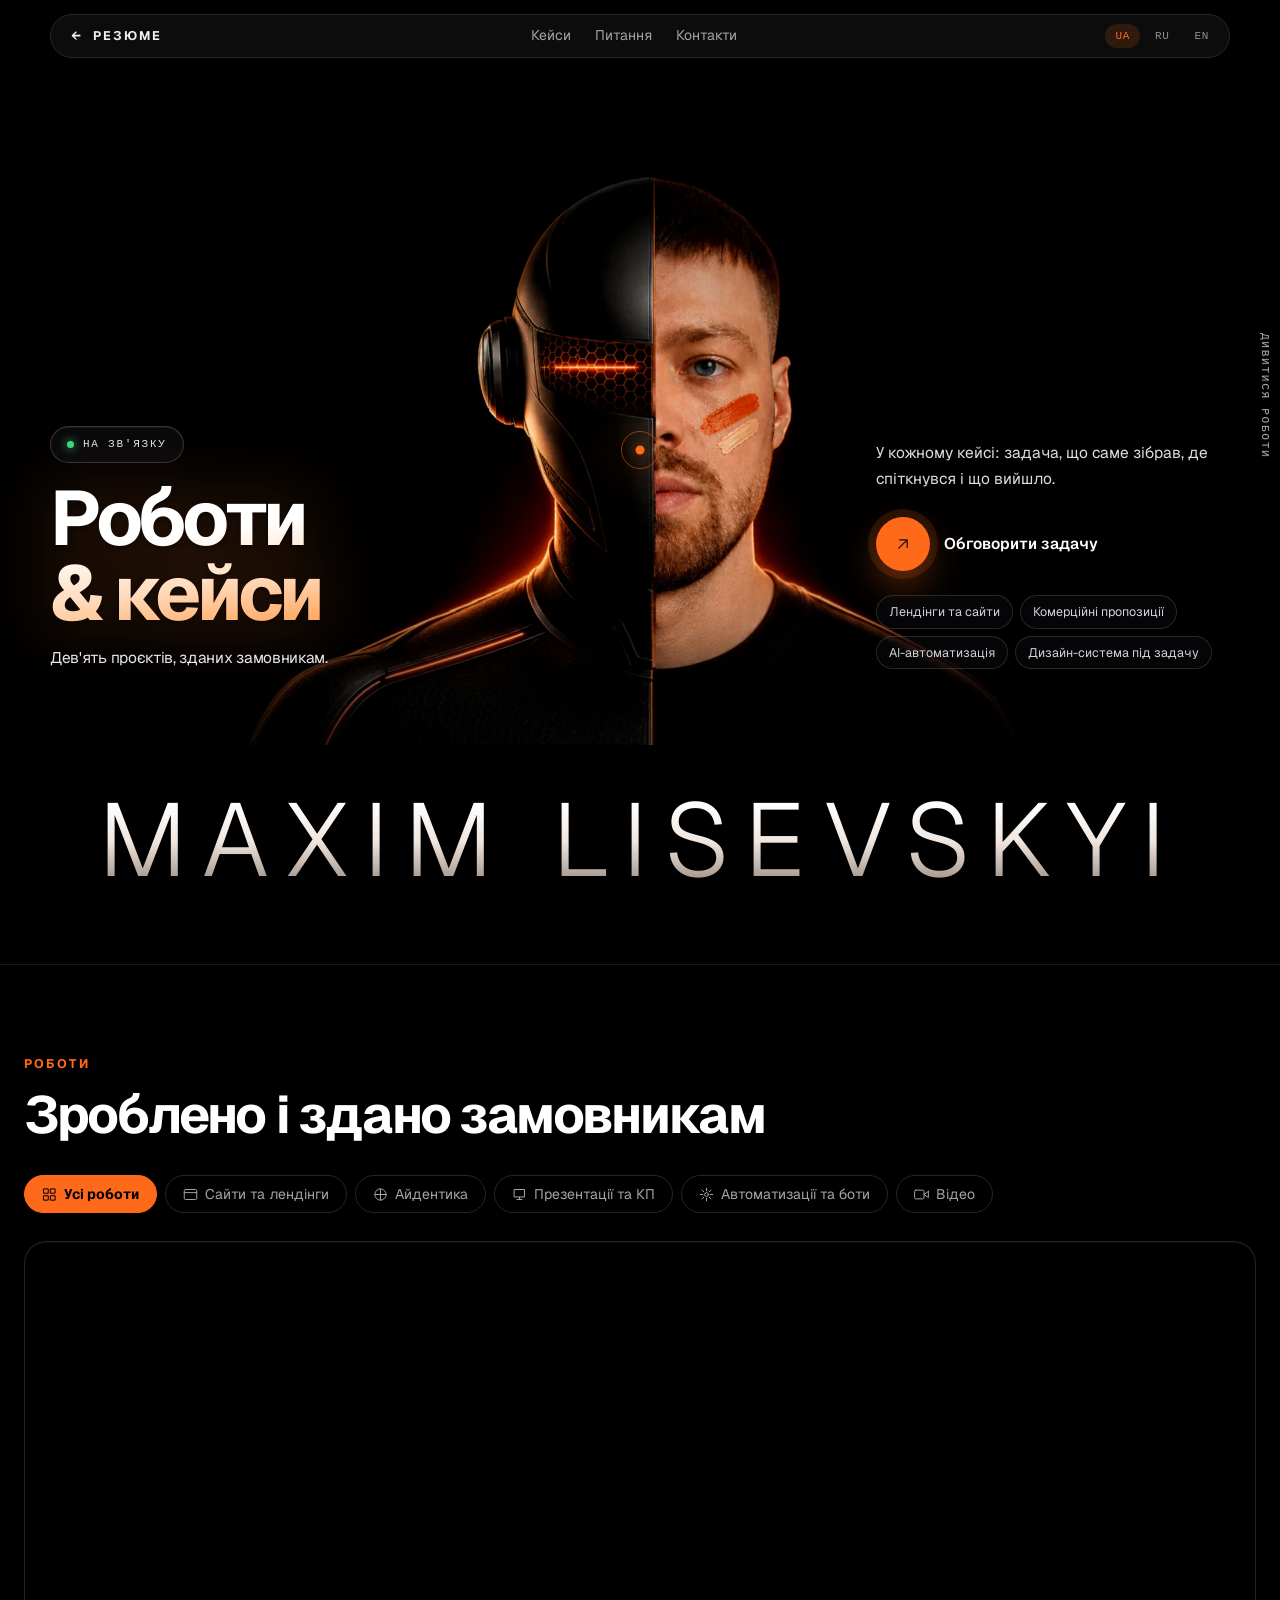
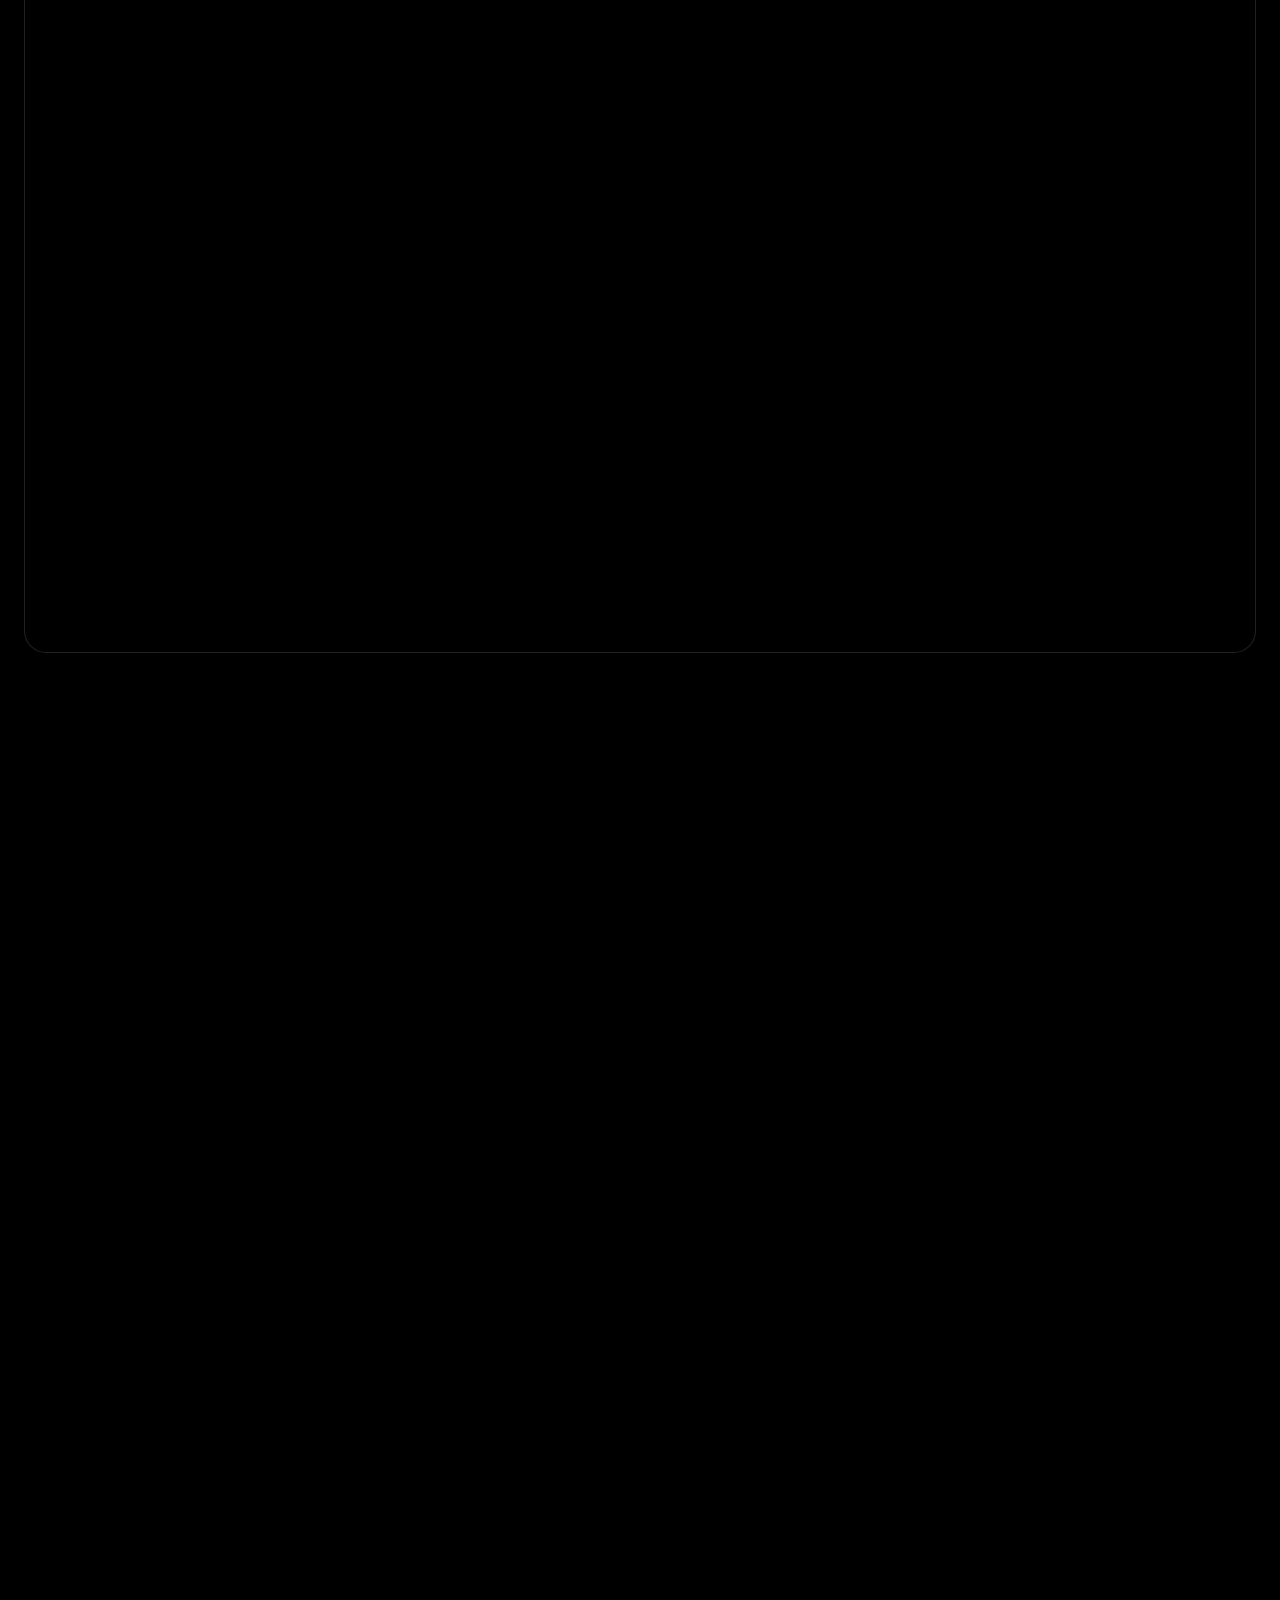
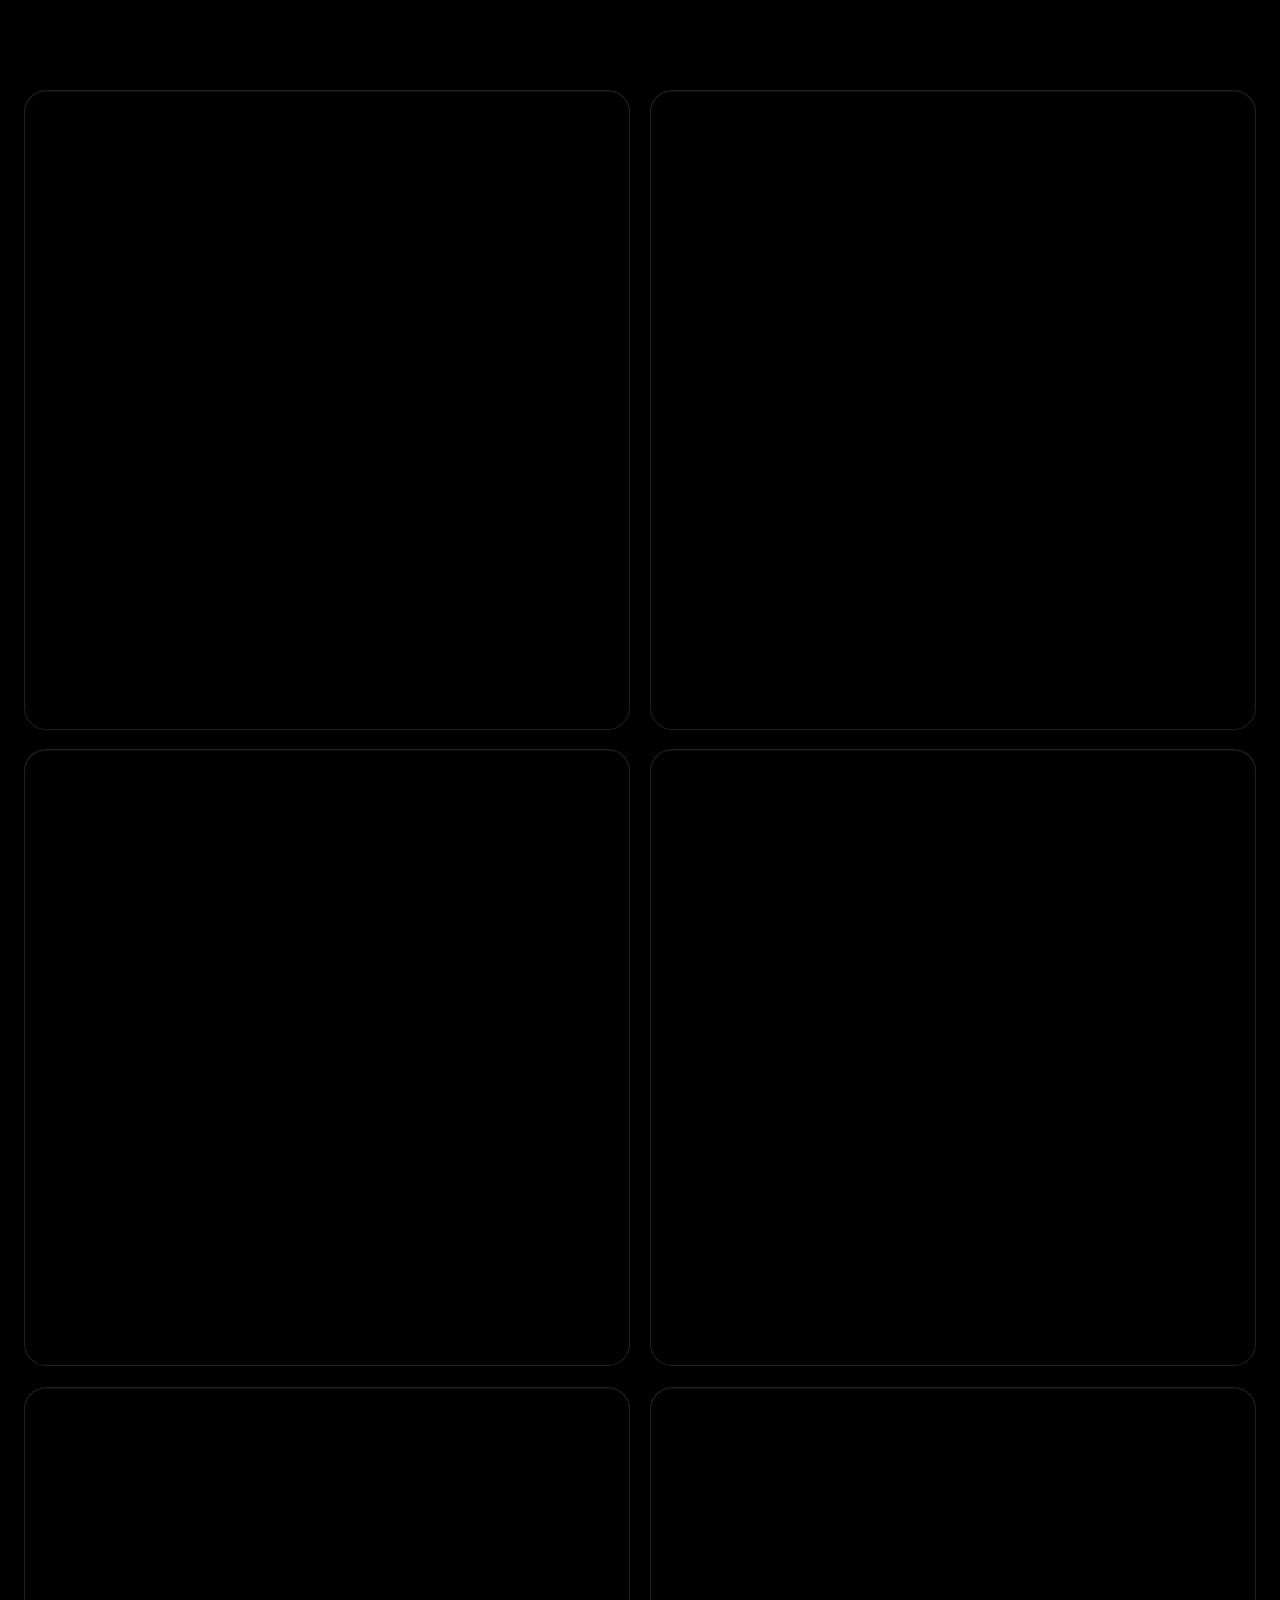
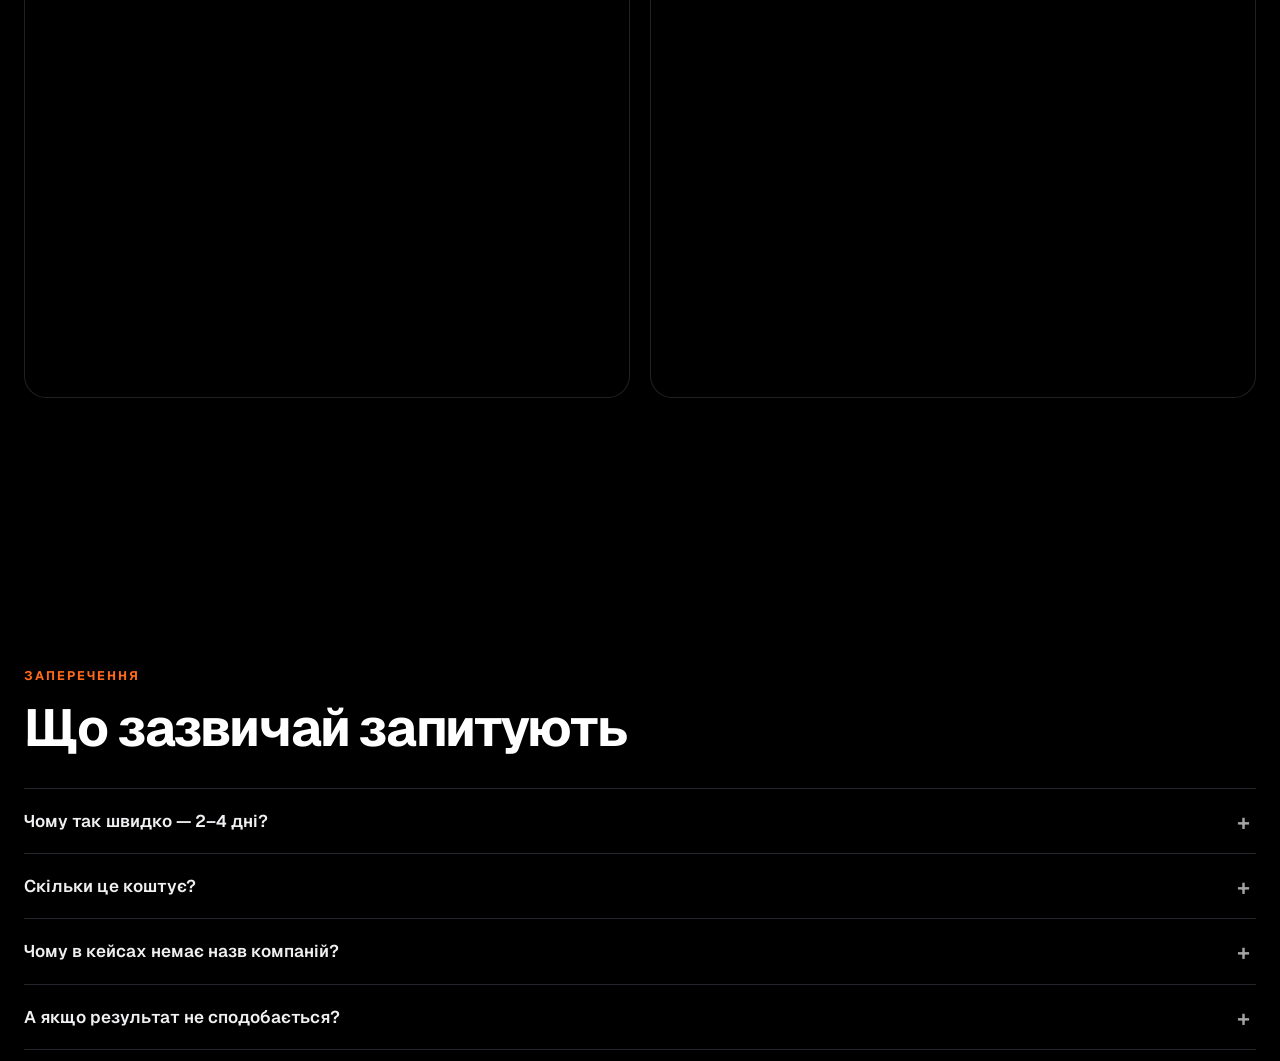
<file: roboty/index.html>
<!DOCTYPE html>
<html lang="uk">
<head>
<meta charset="utf-8">
<meta name="viewport" content="width=device-width,initial-scale=1">
<title>Роботи — 9 кейсів · Максим Лисевський</title>
<meta name="description" content="Дев'ять зданих кейсів: сайти та лендінги, айдентика, комерційні пропозиції, AI-автоматизації та відео. Задача, рішення, результат.">
<meta property="og:title" content="Роботи — 9 кейсів · Максим Лисевський">
<meta property="og:description" content="Сайти, боти, автоматизації та відео — здано замовникам.">
<meta property="og:type" content="website">
<meta property="og:url" content="https://mgromov688-boop.github.io/maxim-lisevskyi/roboty/">
<meta property="og:image" content="https://mgromov688-boop.github.io/maxim-lisevskyi/assets/og-ua.jpg">
<meta property="og:image:width" content="1200">
<meta property="og:image:height" content="630">
<meta property="og:locale" content="uk_UA">
<meta name="twitter:card" content="summary_large_image">
<meta name="twitter:image" content="https://mgromov688-boop.github.io/maxim-lisevskyi/assets/og-ua.jpg">
<meta name="theme-color" content="#0a0a0a">
<link rel="canonical" href="https://mgromov688-boop.github.io/maxim-lisevskyi/roboty/">
<link rel="icon" href="data:image/svg+xml,%3Csvg xmlns='http://www.w3.org/2000/svg' viewBox='0 0 32 32'%3E%3Crect width='32' height='32' rx='7' fill='%230f0f11'/%3E%3Cpath d='M8 23V9l8 9 8-9v14' fill='none' stroke='%23FF6A1A' stroke-width='2.4' stroke-linejoin='round'/%3E%3C/svg%3E">
<script>document.documentElement.className+=" js"</script>
<link rel="preconnect" href="https://fonts.googleapis.com">
<link rel="preconnect" href="https://fonts.gstatic.com" crossorigin>
<link rel="preload" as="style" href="https://fonts.googleapis.com/css2?family=Geist:ital,wght@0,400..700;1,400&display=swap"><link rel="stylesheet" href="https://fonts.googleapis.com/css2?family=Geist:ital,wght@0,400..700;1,400&display=swap" media="print" onload="this.media='all'"><noscript><link rel="stylesheet" href="https://fonts.googleapis.com/css2?family=Geist:ital,wght@0,400..700;1,400&display=swap"></noscript>
<link rel="stylesheet" href="../assets/site.css?v=1d3c83eb">

<link rel="stylesheet" href="../assets/bgfx.css?v=6db469b5">
<link rel="stylesheet" href="../assets/craft.css?v=7fde4584">
</head>
<body>
<header><div class="wrap"><div class="nav-pill">
<a href="../index.html" class="logo">&larr;&nbsp; Резюме</a>
<nav class="nav">
<a href="#works">Кейси</a>
<a href="#faq">Питання</a>
<a href="#contact">Контакти</a>
</nav>
<div class="langs" role="group" aria-label="Мова сайту"><button type="button" class="on" data-lang="uk">UA</button><button type="button" data-lang="ru">RU</button><button type="button" data-lang="en">EN</button></div>
</div></div></header>
<main id="top">
<div class="glow"></div>
<div class="wrap">

<section class="hero hero-cover">
<div class="cover-shot" aria-hidden="true">
<div class="cov-fx"><canvas class="cov-net"></canvas>
<img class="cov-mask" src="../assets/hero/cover-mask.webp" alt="" decoding="async"></div>
<img src="../assets/hero/cover.webp" srcset="../assets/hero/cover-sm.webp 1100w, ../assets/hero/cover.webp 2200w" sizes="100vw" alt="" fetchpriority="high" decoding="async">
<span class="veil"></span></div>
<div class="cov-grid">
<div class="cov-l">
<span class="pill" data-rv><i></i>На зв'язку</span>
<h1 class="gradh" data-rv>Роботи<br/>&amp; кейси</h1>
<p class="tagline" data-rv>Дев'ять проєктів, зданих замовникам.</p>
</div>
<div class="cov-r">
<p class="sub" data-rv>У кожному кейсі: задача, що саме зібрав, де спіткнувся і що вийшло.</p>
<a class="cta-round" href="https://t.me/Maximpact888" target="_blank" rel="noopener" data-rv>
<span class="disc"><svg viewBox="0 0 24 24" fill="none" stroke="currentColor" stroke-width="1.5"
stroke-linecap="round" stroke-linejoin="round"><path d="M7 17 17 7M8 7h9v9"/></svg></span>
<span class="lbl">Обговорити задачу</span></a>
<ul class="cov-tags" data-rv><li>Лендінги та сайти</li><li>Комерційні пропозиції</li><li>AI-автоматизація</li><li>Дизайн-система під задачу</li></ul>
</div>
</div>
<div class="bigname" aria-hidden="true">MAXIM LISEVSKYI</div>
<a class="cov-scroll" href="#works">Дивитися роботи</a>
</section>

<section id="works">
<div class="eyebrow" data-rv>Роботи</div>
<h2 data-rv>Зроблено і здано замовникам</h2>
<div class="filters" data-rv><button class="chip on" data-f="all"><svg stroke-width="1.5" viewBox="0 0 24 24" fill="none" stroke="currentColor" stroke-linecap="round" stroke-linejoin="round"><rect x="3" y="3" width="7" height="7"/><rect x="14" y="3" width="7" height="7"/><rect x="14" y="14" width="7" height="7"/><rect x="3" y="14" width="7" height="7"/></svg>Усі роботи</button><button class="chip" data-f="web"><svg stroke-width="1.5" viewBox="0 0 24 24" fill="none" stroke="currentColor" stroke-linecap="round" stroke-linejoin="round"><rect x="2" y="4" width="20" height="16" rx="2"/><path d="M2 9h20"/></svg>Сайти та лендінги</button><button class="chip" data-f="brand"><svg stroke-width="1.5" viewBox="0 0 24 24" fill="none" stroke="currentColor" stroke-linecap="round" stroke-linejoin="round"><circle cx="12" cy="12" r="9"/><path d="M12 3v18M3 12h18"/></svg>Айдентика</button><button class="chip" data-f="deck"><svg stroke-width="1.5" viewBox="0 0 24 24" fill="none" stroke="currentColor" stroke-linecap="round" stroke-linejoin="round"><path d="M4 4h16v12H4z"/><path d="M12 16v4M8 20h8"/></svg>Презентації та КП</button><button class="chip" data-f="auto"><svg stroke-width="1.5" viewBox="0 0 24 24" fill="none" stroke="currentColor" stroke-linecap="round" stroke-linejoin="round"><path d="M12 2v4M12 18v4M2 12h4M18 12h4M4.9 4.9l2.8 2.8M16.3 16.3l2.8 2.8M19.1 4.9l-2.8 2.8M7.7 16.3l-2.8 2.8"/><circle cx="12" cy="12" r="3"/></svg>Автоматизації та боти</button><button class="chip" data-f="video"><svg stroke-width="1.5" viewBox="0 0 24 24" fill="none" stroke="currentColor" stroke-linecap="round" stroke-linejoin="round"><path d="m23 7-7 5 7 5V7z"/><rect x="1" y="5" width="15" height="14" rx="2"/></svg>Відео</button></div>
<div class="grid"><article class="card" data-tag="web" data-rv onclick="openCase('product-landing-ua')" tabindex="0" onkeypress="if(event.key==='Enter')openCase('product-landing-ua')"><div class="frame"><div class="bar"><span class="dot"></span><span class="dot"></span><span class="dot"></span><span class="live"><i></i>LIVE</span></div><div class="thumb"><img src="../assets/cases/product-landing-ua/cover.webp" srcset="../assets/cases/product-landing-ua/cover-sm.webp 800w, ../assets/cases/product-landing-ua/cover.webp 1600w" sizes="(max-width:860px) 100vw, 620px" alt="Сторінка, через яку відділ продажів закриває на Zoom" loading="eager" fetchpriority="high" decoding="async"></div></div><div class="cbody"><div class="ctype">Лендінг під запуск продажів</div><h3 class="ctitle">Сторінка, через яку відділ продажів закриває на Zoom</h3><p class="clead">Компанії терміново потрібен був лендінг для відділу продажів — такий, щоб показувати на дзвінку і вести до оплати.</p><div class="cfacts"><span>≈ €30 000 до запуску</span><span>9 секцій в одному HTML</span><span>кілька днів</span></div><div class="more">Дивитися кейс<svg stroke-width="1.5" viewBox="0 0 24 24" fill="none" stroke="currentColor" stroke-linecap="round" stroke-linejoin="round"><path d="M5 12h14M13 6l6 6-6 6"/></svg></div></div></article><article class="card" data-tag="web" data-rv onclick="openCase('autoservice-ua')" tabindex="0" onkeypress="if(event.key==='Enter')openCase('autoservice-ua')"><div class="frame"><div class="bar"><span class="dot"></span><span class="dot"></span><span class="dot"></span><span class="live"><i></i>LIVE</span></div><div class="thumb"><img src="../assets/cases/autoservice-ua/cover.webp" srcset="../assets/cases/autoservice-ua/cover-sm.webp 800w, ../assets/cases/autoservice-ua/cover.webp 1600w" sizes="(max-width:860px) 100vw, 620px" alt="Автосервіс, який рахує вартість до дзвінка" loading="eager" fetchpriority="high" decoding="async"></div></div><div class="cbody"><div class="ctype">Сайт локального бізнесу</div><h3 class="ctitle">Автосервіс, який рахує вартість до дзвінка</h3><p class="clead">Власник попросив сайт, який не вантажить людину зайвим: показує реальні послуги, рахує ціну і веде в Telegram — деталі він обговорює сам.</p><div class="cfacts"><span>ціна і термін до дзвінка</span><span>заявка в Telegram</span><span>локальне SEO</span></div><div class="more">Дивитися кейс<svg stroke-width="1.5" viewBox="0 0 24 24" fill="none" stroke="currentColor" stroke-linecap="round" stroke-linejoin="round"><path d="M5 12h14M13 6l6 6-6 6"/></svg></div></div></article><article class="card" data-tag="web" data-rv onclick="openCase('resume-site-ua')" tabindex="0" onkeypress="if(event.key==='Enter')openCase('resume-site-ua')"><div class="frame"><div class="bar"><span class="dot"></span><span class="dot"></span><span class="dot"></span><span class="live"><i></i>LIVE</span></div><div class="thumb"><img src="../assets/cases/resume-site-ua/cover.webp" srcset="../assets/cases/resume-site-ua/cover-sm.webp 800w, ../assets/cases/resume-site-ua/cover.webp 1600w" sizes="(max-width:860px) 100vw, 620px" alt="Резюме, яке дочитують до кінця" loading="lazy" decoding="async"></div></div><div class="cbody"><div class="ctype">Персональна сторінка</div><h3 class="ctitle">Резюме, яке дочитують до кінця</h3><p class="clead">Знайомий попросив сторінку, яка не виглядає як ще одне резюме в стосі з сорока.</p><div class="cfacts"><span>один HTML-файл</span><span>без збірки</span><span>GitHub Pages</span></div><div class="more">Дивитися кейс<svg stroke-width="1.5" viewBox="0 0 24 24" fill="none" stroke="currentColor" stroke-linecap="round" stroke-linejoin="round"><path d="M5 12h14M13 6l6 6-6 6"/></svg></div></div></article><article class="card" data-tag="brand" data-rv onclick="openCase('travel-identity')" tabindex="0" onkeypress="if(event.key==='Enter')openCase('travel-identity')"><div class="thumb"><img src="../assets/cases/travel-identity/cover.webp" srcset="../assets/cases/travel-identity/cover-sm.webp 800w, ../assets/cases/travel-identity/cover.webp 1600w" sizes="(max-width:860px) 100vw, 620px" alt="Айдентика тревел-бренду: знак, який летить" loading="lazy" decoding="async"></div><div class="cbody"><div class="ctype">Логотип і бренд-пакет</div><h3 class="ctitle">Айдентика тревел-бренду: знак, який летить</h3><p class="clead">Ведуча тревел-програми та фотографка. Потрібна була айдентика, що поєднає два напрями в один упізнаваний знак.</p><div class="cfacts"><span>бренд-пакет без дизайнера</span><span>від 1024 до 32 px</span></div><div class="more">Дивитися кейс<svg stroke-width="1.5" viewBox="0 0 24 24" fill="none" stroke="currentColor" stroke-linecap="round" stroke-linejoin="round"><path d="M5 12h14M13 6l6 6-6 6"/></svg></div></div></article><article class="card" data-tag="deck" data-rv onclick="openCase('kp-cryo-ua')" tabindex="0" onkeypress="if(event.key==='Enter')openCase('kp-cryo-ua')"><div class="thumb"><img src="../assets/cases/kp-cryo-ua/cover.webp" srcset="../assets/cases/kp-cryo-ua/cover-sm.webp 800w, ../assets/cases/kp-cryo-ua/cover.webp 1600w" sizes="(max-width:860px) 100vw, 620px" alt="КП для партнерської програми виробника обладнання" loading="lazy" decoding="async"></div><div class="cbody"><div class="ctype">Партнерська презентація</div><h3 class="ctitle">КП для партнерської програми виробника обладнання</h3><p class="clead">Задача — пояснити партнеру, скільки він заробить на одній угоді та чому це нескладно продавати.</p><div class="cfacts"><span>таблиця винагороди</span><span>ринок у цифрах</span><span>готово до відправки</span></div><div class="more">Дивитися кейс<svg stroke-width="1.5" viewBox="0 0 24 24" fill="none" stroke="currentColor" stroke-linecap="round" stroke-linejoin="round"><path d="M5 12h14M13 6l6 6-6 6"/></svg></div></div></article><article class="card" data-tag="video" data-rv onclick="openCase('ai-reel')" tabindex="0" onkeypress="if(event.key==='Enter')openCase('ai-reel')"><div class="thumb"><img src="../assets/cases/ai-reel/cover.webp" srcset="../assets/cases/ai-reel/cover-sm.webp 800w, ../assets/cases/ai-reel/cover.webp 1600w" sizes="(max-width:860px) 100vw, 620px" alt="П'ятнадцять секунд чорно-білого кіно з одним червоним акцентом" loading="lazy" decoding="async"></div><div class="cbody"><div class="ctype">AI-відео</div><h3 class="ctitle">П'ятнадцять секунд чорно-білого кіно з одним червоним акцентом</h3><p class="clead">Рекламний ролик для клініки естетичної медицини: від ідеї до готового майстра.</p><div class="cfacts"><span>готовий майстер для реклами</span><span>впізнавана героїня</span></div><div class="more">Дивитися кейс<svg stroke-width="1.5" viewBox="0 0 24 24" fill="none" stroke="currentColor" stroke-linecap="round" stroke-linejoin="round"><path d="M5 12h14M13 6l6 6-6 6"/></svg></div></div></article><article class="card" data-tag="auto" data-rv onclick="openCase('sales-ai')" tabindex="0" onkeypress="if(event.key==='Enter')openCase('sales-ai')"><div class="thumb"><div class="scheme"><svg viewBox="0 0 800 500" xmlns="http://www.w3.org/2000/svg" role="img" preserveAspectRatio="xMidYMid meet"><title>AI-система для відділу</title><defs><linearGradient id="ln-converge-ua-1" x1="0" y1="0" x2="1" y2="0"><stop offset="0" stop-color="#FF6A1A" stop-opacity=".05"/><stop offset=".5" stop-color="#FF6A1A" stop-opacity=".55"/><stop offset="1" stop-color="#FF6A1A" stop-opacity=".9"/></linearGradient><linearGradient id="glass-converge-ua-1" x1="0" y1="0" x2="0" y2="1"><stop offset="0" stop-color="#ffffff" stop-opacity=".07"/><stop offset="1" stop-color="#ffffff" stop-opacity=".02"/></linearGradient><linearGradient id="edge-converge-ua-1" x1="0" y1="0" x2="1" y2="1"><stop offset="0" stop-color="#ffffff" stop-opacity=".22"/><stop offset=".5" stop-color="#ffffff" stop-opacity=".06"/><stop offset="1" stop-color="#FF6A1A" stop-opacity=".3"/></linearGradient><radialGradient id="core-converge-ua-1"><stop offset="0" stop-color="#FF6A1A" stop-opacity=".62"/><stop offset=".55" stop-color="#FF6A1A" stop-opacity=".16"/><stop offset="1" stop-color="#FF6A1A" stop-opacity="0"/></radialGradient><radialGradient id="spark-converge-ua-1"><stop offset="0" stop-color="#fff" stop-opacity=".95"/><stop offset="1" stop-color="#FF6A1A" stop-opacity="0"/></radialGradient><filter id="soft-converge-ua-1" x="-40%" y="-40%" width="180%" height="180%"><feGaussianBlur stdDeviation="7"/></filter></defs><style>.sch-lbl{font:600 13px "Geist","Inter",system-ui,sans-serif;fill:#f2f2f4}.sch-sub{font:400 10.5px ui-monospace,Menlo,monospace;fill:#8f8f96}.sch-tag{font:700 9.5px ui-monospace,Menlo,monospace;fill:#FF6A1A;letter-spacing:.16em}.sch-num{font:600 10px ui-monospace,Menlo,monospace;fill:#5c5c64;letter-spacing:.1em}.sch-hair{stroke:rgba(255,255,255,.07);fill:none;stroke-width:1}.sch-arc{fill:none;stroke:rgba(255,106,26,.18);stroke-width:1}.sch-line{stroke:rgba(255,106,26,.34);fill:none;stroke-width:1.2;stroke-linecap:round}.sch-flow{stroke:#FF6A1A;fill:none;stroke-width:1.6;stroke-linecap:round;opacity:.9;stroke-dasharray:4 14;animation:schmarch 2.2s linear infinite}@keyframes schmarch{to{stroke-dashoffset:-24}}.sch-breathe{animation:schbr 4.5s ease-in-out infinite}@keyframes schbr{0%,100%{opacity:.5}50%{opacity:.95}}.sch-spin{transform-origin:center;animation:schsp 44s linear infinite}@keyframes schsp{to{transform:rotate(360deg)}}.sch-spin-r{transform-origin:center;animation:schsp 62s linear infinite reverse}.sch-dot{animation:schdot 5s ease-in-out infinite}@keyframes schdot{0%,100%{opacity:.25}50%{opacity:1}}@media(prefers-reduced-motion:reduce){.sch-flow,.sch-breathe,.sch-spin,.sch-spin-r,.sch-dot{animation:none}}</style><g opacity="0.05"><line x1="0" y1="0" x2="0" y2="500" class="sch-hair"/><line x1="50" y1="0" x2="50" y2="500" class="sch-hair"/><line x1="100" y1="0" x2="100" y2="500" class="sch-hair"/><line x1="150" y1="0" x2="150" y2="500" class="sch-hair"/><line x1="200" y1="0" x2="200" y2="500" class="sch-hair"/><line x1="250" y1="0" x2="250" y2="500" class="sch-hair"/><line x1="300" y1="0" x2="300" y2="500" class="sch-hair"/><line x1="350" y1="0" x2="350" y2="500" class="sch-hair"/><line x1="400" y1="0" x2="400" y2="500" class="sch-hair"/><line x1="450" y1="0" x2="450" y2="500" class="sch-hair"/><line x1="500" y1="0" x2="500" y2="500" class="sch-hair"/><line x1="550" y1="0" x2="550" y2="500" class="sch-hair"/><line x1="600" y1="0" x2="600" y2="500" class="sch-hair"/><line x1="650" y1="0" x2="650" y2="500" class="sch-hair"/><line x1="700" y1="0" x2="700" y2="500" class="sch-hair"/><line x1="750" y1="0" x2="750" y2="500" class="sch-hair"/><line x1="800" y1="0" x2="800" y2="500" class="sch-hair"/><line x1="0" y1="0" x2="800" y2="0" class="sch-hair"/><line x1="0" y1="50" x2="800" y2="50" class="sch-hair"/><line x1="0" y1="100" x2="800" y2="100" class="sch-hair"/><line x1="0" y1="150" x2="800" y2="150" class="sch-hair"/><line x1="0" y1="200" x2="800" y2="200" class="sch-hair"/><line x1="0" y1="250" x2="800" y2="250" class="sch-hair"/><line x1="0" y1="300" x2="800" y2="300" class="sch-hair"/><line x1="0" y1="350" x2="800" y2="350" class="sch-hair"/><line x1="0" y1="400" x2="800" y2="400" class="sch-hair"/><line x1="0" y1="450" x2="800" y2="450" class="sch-hair"/><line x1="0" y1="500" x2="800" y2="500" class="sch-hair"/></g><g><rect x="14" y="18" width="182" height="58" rx="12" fill="url(#glass-converge-ua-1)" stroke="url(#edge-converge-ua-1)"/><rect x="14" y="18" width="182" height="1" fill="rgba(255,255,255,.14)"/><text class="sch-lbl" textLength="123" lengthAdjust="spacingAndGlyphs" x="28" y="41">Дзвінок або нарада</text><text class="sch-sub" x="28" y="55">вихідний матеріал</text><text class="sch-num" x="183" y="37" text-anchor="end">01</text></g><path class="sch-line" d="M105,92 C105,180 400,176 400,220"/><path class="sch-flow" d="M105,92 C105,180 400,176 400,220" style="animation-delay:0.00s"/><g><rect x="604" y="18" width="182" height="58" rx="12" fill="url(#glass-converge-ua-1)" stroke="url(#edge-converge-ua-1)"/><rect x="604" y="18" width="182" height="1" fill="rgba(255,255,255,.14)"/><text class="sch-lbl" textLength="123" lengthAdjust="spacingAndGlyphs" x="618" y="41">Локальна розшифровка</text><text class="sch-sub" textLength="154" lengthAdjust="spacingAndGlyphs" x="618" y="55">дані не виходять назовні</text><text class="sch-num" x="773" y="37" text-anchor="end">02</text></g><path class="sch-line" d="M695,92 C695,180 400,176 400,220"/><path class="sch-flow" d="M695,92 C695,180 400,176 400,220" style="animation-delay:0.30s"/><path class="sch-hair" d="M260,208 L400,238 L540,208" stroke="rgba(255,106,26,.22)"/><circle cx="400" cy="272" r="88" fill="url(#core-converge-ua-1)" class="sch-breathe"/><circle cx="400" cy="272" r="42" fill="rgba(6,6,8,.92)" stroke="rgba(255,106,26,.55)"/><circle cx="400" cy="272" r="36" fill="none" stroke="rgba(255,106,26,.18)"/><text class="sch-tag" style="font-size:9.5px" x="400" y="276" text-anchor="middle">БАЗА ЗНАНЬ</text><path class="sch-line" d="M400,314 L400,358"/><path class="sch-flow" d="M400,314 L400,358" style="animation-delay:1.20s"/><g><rect x="268" y="366" width="264" height="58" rx="12" fill="rgba(255,106,26,.07)" stroke="rgba(255,106,26,.5)"/><rect x="268" y="366" width="264" height="1" fill="rgba(255,255,255,.14)"/><text class="sch-lbl" x="282" y="389">Відповідь у робочому чаті</text><text class="sch-sub" x="282" y="403">словами експерта</text></g></svg></div><div class="scheme-list"><div class="flow"><div class="flow-head"><i></i>ai-система_для_відділу.flow</div><div class="flow-body"><div class="fn"><span class="idx">01</span><span class="ico"><svg stroke-width="1.5" viewBox="0 0 24 24" fill="none" stroke="currentColor" stroke-linecap="round" stroke-linejoin="round"><rect x="9" y="2" width="6" height="11" rx="3"/><path d="M19 10a7 7 0 0 1-14 0M12 17v5"/></svg></span><span class="tx"><b>Дзвінок або нарада</b><span>вихідний матеріал</span></span></div><div class="fl"></div><div class="fn"><span class="idx">02</span><span class="ico"><svg stroke-width="1.5" viewBox="0 0 24 24" fill="none" stroke="currentColor" stroke-linecap="round" stroke-linejoin="round"><path d="m16 18 6-6-6-6M8 6l-6 6 6 6"/></svg></span><span class="tx"><b>Локальна розшифровка</b><span>дані не виходять назовні</span></span></div><div class="fl"></div><div class="fn"><span class="idx">03</span><span class="ico"><svg stroke-width="1.5" viewBox="0 0 24 24" fill="none" stroke="currentColor" stroke-linecap="round" stroke-linejoin="round"><ellipse cx="12" cy="5" rx="8" ry="3"/><path d="M4 5v14c0 1.7 3.6 3 8 3s8-1.3 8-3V5"/><path d="M4 12c0 1.7 3.6 3 8 3s8-1.3 8-3"/></svg></span><span class="tx"><b>База знань</b><span>роки практики в одному місці</span></span></div><div class="fl"></div><div class="fn last"><span class="idx">04</span><span class="ico"><svg stroke-width="1.5" viewBox="0 0 24 24" fill="none" stroke="currentColor" stroke-linecap="round" stroke-linejoin="round"><path d="M21 15a2 2 0 0 1-2 2H7l-4 4V5a2 2 0 0 1 2-2h14a2 2 0 0 1 2 2z"/></svg></span><span class="tx"><b>Відповідь у робочому чаті</b><span>словами експерта</span></span></div></div></div></div></div><div class="cbody"><div class="ctype">AI-система для відділу</div><h3 class="ctitle">База знань, яка відповідає словами експерта</h3><p class="clead">Експерт тримав роки практики в голові, а менеджери щоразу йшли питати. Половина робочого часу йшла на пошук відповіді, яка вже звучала раніше.</p><div class="cfacts"><span>локальна розшифровка</span><span>дані не виходять назовні</span></div><div class="more">Дивитися кейс<svg stroke-width="1.5" viewBox="0 0 24 24" fill="none" stroke="currentColor" stroke-linecap="round" stroke-linejoin="round"><path d="M5 12h14M13 6l6 6-6 6"/></svg></div></div></article><article class="card" data-tag="auto" data-rv onclick="openCase('maxbot')" tabindex="0" onkeypress="if(event.key==='Enter')openCase('maxbot')"><div class="thumb"><div class="scheme"><svg viewBox="0 0 800 500" xmlns="http://www.w3.org/2000/svg" role="img" preserveAspectRatio="xMidYMid meet"><title>Telegram-бот з агентами</title><defs><linearGradient id="ln-hub-ua-3" x1="0" y1="0" x2="1" y2="0"><stop offset="0" stop-color="#FF6A1A" stop-opacity=".05"/><stop offset=".5" stop-color="#FF6A1A" stop-opacity=".55"/><stop offset="1" stop-color="#FF6A1A" stop-opacity=".9"/></linearGradient><linearGradient id="glass-hub-ua-3" x1="0" y1="0" x2="0" y2="1"><stop offset="0" stop-color="#ffffff" stop-opacity=".07"/><stop offset="1" stop-color="#ffffff" stop-opacity=".02"/></linearGradient><linearGradient id="edge-hub-ua-3" x1="0" y1="0" x2="1" y2="1"><stop offset="0" stop-color="#ffffff" stop-opacity=".22"/><stop offset=".5" stop-color="#ffffff" stop-opacity=".06"/><stop offset="1" stop-color="#FF6A1A" stop-opacity=".3"/></linearGradient><radialGradient id="core-hub-ua-3"><stop offset="0" stop-color="#FF6A1A" stop-opacity=".62"/><stop offset=".55" stop-color="#FF6A1A" stop-opacity=".16"/><stop offset="1" stop-color="#FF6A1A" stop-opacity="0"/></radialGradient><radialGradient id="spark-hub-ua-3"><stop offset="0" stop-color="#fff" stop-opacity=".95"/><stop offset="1" stop-color="#FF6A1A" stop-opacity="0"/></radialGradient><filter id="soft-hub-ua-3" x="-40%" y="-40%" width="180%" height="180%"><feGaussianBlur stdDeviation="7"/></filter></defs><style>.sch-lbl{font:600 13px "Geist","Inter",system-ui,sans-serif;fill:#f2f2f4}.sch-sub{font:400 10.5px ui-monospace,Menlo,monospace;fill:#8f8f96}.sch-tag{font:700 9.5px ui-monospace,Menlo,monospace;fill:#FF6A1A;letter-spacing:.16em}.sch-num{font:600 10px ui-monospace,Menlo,monospace;fill:#5c5c64;letter-spacing:.1em}.sch-hair{stroke:rgba(255,255,255,.07);fill:none;stroke-width:1}.sch-arc{fill:none;stroke:rgba(255,106,26,.18);stroke-width:1}.sch-line{stroke:rgba(255,106,26,.34);fill:none;stroke-width:1.2;stroke-linecap:round}.sch-flow{stroke:#FF6A1A;fill:none;stroke-width:1.6;stroke-linecap:round;opacity:.9;stroke-dasharray:4 14;animation:schmarch 2.2s linear infinite}@keyframes schmarch{to{stroke-dashoffset:-24}}.sch-breathe{animation:schbr 4.5s ease-in-out infinite}@keyframes schbr{0%,100%{opacity:.5}50%{opacity:.95}}.sch-spin{transform-origin:center;animation:schsp 44s linear infinite}@keyframes schsp{to{transform:rotate(360deg)}}.sch-spin-r{transform-origin:center;animation:schsp 62s linear infinite reverse}.sch-dot{animation:schdot 5s ease-in-out infinite}@keyframes schdot{0%,100%{opacity:.25}50%{opacity:1}}@media(prefers-reduced-motion:reduce){.sch-flow,.sch-breathe,.sch-spin,.sch-spin-r,.sch-dot{animation:none}}</style><circle cx="400" cy="250" r="176" class="sch-arc"/><g class="sch-spin-r"><circle cx="400" cy="250" r="140" fill="none" stroke="rgba(255,255,255,.08)" stroke-dasharray="1 11"/></g><path class="sch-line" d="M400,250 Q259,250 118,70"/><path class="sch-flow" d="M400,250 Q259,250 118,70" style="animation-delay:0.00s"/><circle cx="118" cy="70" r="3.2" fill="#FF6A1A" class="sch-dot" style="animation-delay:0.00s"/><path class="sch-line" d="M400,250 Q541,250 682,70"/><path class="sch-flow" d="M400,250 Q541,250 682,70" style="animation-delay:0.30s"/><circle cx="682" cy="70" r="3.2" fill="#FF6A1A" class="sch-dot" style="animation-delay:0.35s"/><path class="sch-line" d="M400,250 Q259,250 118,408"/><path class="sch-flow" d="M400,250 Q259,250 118,408" style="animation-delay:0.60s"/><circle cx="118" cy="408" r="3.2" fill="#FF6A1A" class="sch-dot" style="animation-delay:0.70s"/><path class="sch-line" d="M400,250 Q541,250 682,408"/><path class="sch-flow" d="M400,250 Q541,250 682,408" style="animation-delay:0.90s"/><circle cx="682" cy="408" r="3.2" fill="#FF6A1A" class="sch-dot" style="animation-delay:1.05s"/><g><rect x="14" y="12" width="208" height="58" rx="12" fill="url(#glass-hub-ua-3)" stroke="url(#edge-hub-ua-3)"/><rect x="14" y="12" width="208" height="1" fill="rgba(255,255,255,.14)"/><text class="sch-lbl" x="28" y="35">Робочі чати</text><text class="sch-sub" x="28" y="49">агент читає, але не пише</text></g><g><rect x="578" y="12" width="208" height="58" rx="12" fill="url(#glass-hub-ua-3)" stroke="url(#edge-hub-ua-3)"/><rect x="578" y="12" width="208" height="1" fill="rgba(255,255,255,.14)"/><text class="sch-lbl" x="592" y="35">Розбір за зонами</text><text class="sch-sub" textLength="180" lengthAdjust="spacingAndGlyphs" x="592" y="49">продажі · інструменти · фінанси</text></g><g><rect x="14" y="408" width="208" height="58" rx="12" fill="url(#glass-hub-ua-3)" stroke="url(#edge-hub-ua-3)"/><rect x="14" y="408" width="208" height="1" fill="rgba(255,255,255,.14)"/><text class="sch-lbl" x="28" y="431">База знань</text><text class="sch-sub" textLength="180" lengthAdjust="spacingAndGlyphs" x="28" y="445">усе складається в одну пам'ять</text></g><g><rect x="578" y="408" width="208" height="58" rx="12" fill="rgba(255,106,26,.07)" stroke="rgba(255,106,26,.5)"/><rect x="578" y="408" width="208" height="1" fill="rgba(255,255,255,.14)"/><text class="sch-lbl" x="592" y="431">Звіт за розкладом</text><text class="sch-sub" x="592" y="445">зведення замість стрічки</text></g><circle cx="400" cy="250" r="92" fill="url(#core-hub-ua-3)" class="sch-breathe"/><circle cx="400" cy="250" r="44" fill="rgba(6,6,8,.92)" stroke="rgba(255,106,26,.55)"/><circle cx="400" cy="250" r="38" fill="none" stroke="rgba(255,106,26,.18)"/><text class="sch-tag" style="font-size:8.0px" x="400" y="254" text-anchor="middle">TELEGRAM-БОТ</text></svg></div><div class="scheme-list"><div class="flow"><div class="flow-head"><i></i>telegram-бот_з_агентами.flow</div><div class="flow-body"><div class="fn"><span class="idx">01</span><span class="ico"><svg stroke-width="1.5" viewBox="0 0 24 24" fill="none" stroke="currentColor" stroke-linecap="round" stroke-linejoin="round"><path d="M21 15a2 2 0 0 1-2 2H7l-4 4V5a2 2 0 0 1 2-2h14a2 2 0 0 1 2 2z"/></svg></span><span class="tx"><b>Робочі чати</b><span>агент читає, але не пише</span></span></div><div class="fl"></div><div class="fn"><span class="idx">02</span><span class="ico"><svg stroke-width="1.5" viewBox="0 0 24 24" fill="none" stroke="currentColor" stroke-linecap="round" stroke-linejoin="round"><path d="m12 2 9 5-9 5-9-5z"/><path d="m3 12 9 5 9-5M3 17l9 5 9-5"/></svg></span><span class="tx"><b>Розбір за зонами</b><span>продажі · інструменти · фінанси</span></span></div><div class="fl"></div><div class="fn"><span class="idx">03</span><span class="ico"><svg stroke-width="1.5" viewBox="0 0 24 24" fill="none" stroke="currentColor" stroke-linecap="round" stroke-linejoin="round"><ellipse cx="12" cy="5" rx="8" ry="3"/><path d="M4 5v14c0 1.7 3.6 3 8 3s8-1.3 8-3V5"/><path d="M4 12c0 1.7 3.6 3 8 3s8-1.3 8-3"/></svg></span><span class="tx"><b>База знань</b><span>усе складається в одну пам'ять</span></span></div><div class="fl"></div><div class="fn last"><span class="idx">04</span><span class="ico"><svg stroke-width="1.5" viewBox="0 0 24 24" fill="none" stroke="currentColor" stroke-linecap="round" stroke-linejoin="round"><path d="M14 2H6a2 2 0 0 0-2 2v16a2 2 0 0 0 2 2h12a2 2 0 0 0 2-2V8z"/><path d="M14 2v6h6M9 15h6M9 11h3"/></svg></span><span class="tx"><b>Звіт за розкладом</b><span>зведення замість стрічки</span></span></div></div></div></div></div><div class="cbody"><div class="ctype">Telegram-бот з агентами</div><h3 class="ctitle">Система агентів, яка тримає робочий контур</h3><p class="clead">Кілька агентів під різні зони — продажі, інструменти, фінанси, дисципліна. Кожен читає своє і пише звіт.</p><div class="cfacts"><span>90 модулів</span><span>27 500 рядків</span><span>28 тестів</span></div><div class="more">Дивитися кейс<svg stroke-width="1.5" viewBox="0 0 24 24" fill="none" stroke="currentColor" stroke-linecap="round" stroke-linejoin="round"><path d="M5 12h14M13 6l6 6-6 6"/></svg></div></div></article><article class="card" data-tag="auto" data-rv onclick="openCase('content-system')" tabindex="0" onkeypress="if(event.key==='Enter')openCase('content-system')"><div class="thumb"><div class="scheme"><svg viewBox="0 0 800 500" xmlns="http://www.w3.org/2000/svg" role="img" preserveAspectRatio="xMidYMid meet"><title>Контент-автоматизація</title><defs><linearGradient id="ln-fan-ua-5" x1="0" y1="0" x2="1" y2="0"><stop offset="0" stop-color="#FF6A1A" stop-opacity=".05"/><stop offset=".5" stop-color="#FF6A1A" stop-opacity=".55"/><stop offset="1" stop-color="#FF6A1A" stop-opacity=".9"/></linearGradient><linearGradient id="glass-fan-ua-5" x1="0" y1="0" x2="0" y2="1"><stop offset="0" stop-color="#ffffff" stop-opacity=".07"/><stop offset="1" stop-color="#ffffff" stop-opacity=".02"/></linearGradient><linearGradient id="edge-fan-ua-5" x1="0" y1="0" x2="1" y2="1"><stop offset="0" stop-color="#ffffff" stop-opacity=".22"/><stop offset=".5" stop-color="#ffffff" stop-opacity=".06"/><stop offset="1" stop-color="#FF6A1A" stop-opacity=".3"/></linearGradient><radialGradient id="core-fan-ua-5"><stop offset="0" stop-color="#FF6A1A" stop-opacity=".62"/><stop offset=".55" stop-color="#FF6A1A" stop-opacity=".16"/><stop offset="1" stop-color="#FF6A1A" stop-opacity="0"/></radialGradient><radialGradient id="spark-fan-ua-5"><stop offset="0" stop-color="#fff" stop-opacity=".95"/><stop offset="1" stop-color="#FF6A1A" stop-opacity="0"/></radialGradient><filter id="soft-fan-ua-5" x="-40%" y="-40%" width="180%" height="180%"><feGaussianBlur stdDeviation="7"/></filter></defs><style>.sch-lbl{font:600 13px "Geist","Inter",system-ui,sans-serif;fill:#f2f2f4}.sch-sub{font:400 10.5px ui-monospace,Menlo,monospace;fill:#8f8f96}.sch-tag{font:700 9.5px ui-monospace,Menlo,monospace;fill:#FF6A1A;letter-spacing:.16em}.sch-num{font:600 10px ui-monospace,Menlo,monospace;fill:#5c5c64;letter-spacing:.1em}.sch-hair{stroke:rgba(255,255,255,.07);fill:none;stroke-width:1}.sch-arc{fill:none;stroke:rgba(255,106,26,.18);stroke-width:1}.sch-line{stroke:rgba(255,106,26,.34);fill:none;stroke-width:1.2;stroke-linecap:round}.sch-flow{stroke:#FF6A1A;fill:none;stroke-width:1.6;stroke-linecap:round;opacity:.9;stroke-dasharray:4 14;animation:schmarch 2.2s linear infinite}@keyframes schmarch{to{stroke-dashoffset:-24}}.sch-breathe{animation:schbr 4.5s ease-in-out infinite}@keyframes schbr{0%,100%{opacity:.5}50%{opacity:.95}}.sch-spin{transform-origin:center;animation:schsp 44s linear infinite}@keyframes schsp{to{transform:rotate(360deg)}}.sch-spin-r{transform-origin:center;animation:schsp 62s linear infinite reverse}.sch-dot{animation:schdot 5s ease-in-out infinite}@keyframes schdot{0%,100%{opacity:.25}50%{opacity:1}}@media(prefers-reduced-motion:reduce){.sch-flow,.sch-breathe,.sch-spin,.sch-spin-r,.sch-dot{animation:none}}</style><g opacity="0.045"><line x1="0" y1="0" x2="0" y2="500" class="sch-hair"/><line x1="50" y1="0" x2="50" y2="500" class="sch-hair"/><line x1="100" y1="0" x2="100" y2="500" class="sch-hair"/><line x1="150" y1="0" x2="150" y2="500" class="sch-hair"/><line x1="200" y1="0" x2="200" y2="500" class="sch-hair"/><line x1="250" y1="0" x2="250" y2="500" class="sch-hair"/><line x1="300" y1="0" x2="300" y2="500" class="sch-hair"/><line x1="350" y1="0" x2="350" y2="500" class="sch-hair"/><line x1="400" y1="0" x2="400" y2="500" class="sch-hair"/><line x1="450" y1="0" x2="450" y2="500" class="sch-hair"/><line x1="500" y1="0" x2="500" y2="500" class="sch-hair"/><line x1="550" y1="0" x2="550" y2="500" class="sch-hair"/><line x1="600" y1="0" x2="600" y2="500" class="sch-hair"/><line x1="650" y1="0" x2="650" y2="500" class="sch-hair"/><line x1="700" y1="0" x2="700" y2="500" class="sch-hair"/><line x1="750" y1="0" x2="750" y2="500" class="sch-hair"/><line x1="800" y1="0" x2="800" y2="500" class="sch-hair"/><line x1="0" y1="0" x2="800" y2="0" class="sch-hair"/><line x1="0" y1="50" x2="800" y2="50" class="sch-hair"/><line x1="0" y1="100" x2="800" y2="100" class="sch-hair"/><line x1="0" y1="150" x2="800" y2="150" class="sch-hair"/><line x1="0" y1="200" x2="800" y2="200" class="sch-hair"/><line x1="0" y1="250" x2="800" y2="250" class="sch-hair"/><line x1="0" y1="300" x2="800" y2="300" class="sch-hair"/><line x1="0" y1="350" x2="800" y2="350" class="sch-hair"/><line x1="0" y1="400" x2="800" y2="400" class="sch-hair"/><line x1="0" y1="450" x2="800" y2="450" class="sch-hair"/><line x1="0" y1="500" x2="800" y2="500" class="sch-hair"/></g><g><rect x="300" y="10" width="200" height="58" rx="12" fill="url(#glass-fan-ua-5)" stroke="url(#edge-fan-ua-5)"/><rect x="300" y="10" width="200" height="1" fill="rgba(255,255,255,.14)"/><text class="sch-lbl" textLength="141" lengthAdjust="spacingAndGlyphs" x="314" y="33">Матеріал із практики</text><text class="sch-sub" x="314" y="47">реальні задачі дня</text><text class="sch-num" x="487" y="29" text-anchor="end">01</text></g><path class="sch-line" d="M400,82 L400,110"/><path class="sch-flow" d="M400,82 L400,110" style="animation-delay:0.00s"/><g><rect x="300" y="114" width="200" height="58" rx="12" fill="url(#glass-fan-ua-5)" stroke="url(#edge-fan-ua-5)"/><rect x="300" y="114" width="200" height="1" fill="rgba(255,255,255,.14)"/><text class="sch-lbl" x="314" y="137">Збірка допису</text><text class="sch-sub" x="314" y="151">Claude Code</text><text class="sch-num" x="487" y="133" text-anchor="end">02</text></g><path class="sch-line" d="M400,186 C400,238 97,232 97,268"/><path class="sch-flow" d="M400,186 C400,238 97,232 97,268" style="animation-delay:0.00s"/><rect x="22" y="272" width="150" height="38" rx="11" fill="url(#glass-fan-ua-5)" stroke="url(#edge-fan-ua-5)"/><text class="sch-lbl" x="97" y="296" text-anchor="middle">Telegram</text><path class="sch-line" d="M400,186 C400,238 299,232 299,268"/><path class="sch-flow" d="M400,186 C400,238 299,232 299,268" style="animation-delay:0.30s"/><rect x="224" y="272" width="150" height="38" rx="11" fill="url(#glass-fan-ua-5)" stroke="url(#edge-fan-ua-5)"/><text class="sch-lbl" x="299" y="296" text-anchor="middle">YouTube</text><path class="sch-line" d="M400,186 C400,238 501,232 501,268"/><path class="sch-flow" d="M400,186 C400,238 501,232 501,268" style="animation-delay:0.60s"/><rect x="426" y="272" width="150" height="38" rx="11" fill="url(#glass-fan-ua-5)" stroke="url(#edge-fan-ua-5)"/><text class="sch-lbl" x="501" y="296" text-anchor="middle">TikTok</text><path class="sch-line" d="M400,186 C400,238 703,232 703,268"/><path class="sch-flow" d="M400,186 C400,238 703,232 703,268" style="animation-delay:0.90s"/><rect x="628" y="272" width="150" height="38" rx="11" fill="url(#glass-fan-ua-5)" stroke="url(#edge-fan-ua-5)"/><text class="sch-lbl" x="703" y="296" text-anchor="middle">Instagram</text><text class="sch-tag" x="400" y="336" text-anchor="middle">РОЗНЕСЕННЯ ПО МАЙДАНЧИКАХ</text><path class="sch-line" d="M97,310 C40,352 56,406 130,406 L268,406"/><path class="sch-flow" d="M97,310 C40,352 56,406 130,406 L268,406" style="animation-delay:1.50s"/><g><rect x="276" y="380" width="248" height="58" rx="12" fill="rgba(255,106,26,.07)" stroke="rgba(255,106,26,.5)"/><rect x="276" y="380" width="248" height="1" fill="rgba(255,255,255,.14)"/><text class="sch-lbl" x="290" y="403">Повернення в Telegram</text><text class="sch-sub" x="290" y="417">воронка</text></g></svg></div><div class="scheme-list"><div class="flow"><div class="flow-head"><i></i>контент-автоматизація.flow</div><div class="flow-body"><div class="fn"><span class="idx">01</span><span class="ico"><svg stroke-width="1.5" viewBox="0 0 24 24" fill="none" stroke="currentColor" stroke-linecap="round" stroke-linejoin="round"><path d="m23 7-7 5 7 5V7z"/><rect x="1" y="5" width="15" height="14" rx="2"/></svg></span><span class="tx"><b>Матеріал із практики</b><span>реальні задачі дня</span></span></div><div class="fl"></div><div class="fn"><span class="idx">02</span><span class="ico"><svg stroke-width="1.5" viewBox="0 0 24 24" fill="none" stroke="currentColor" stroke-linecap="round" stroke-linejoin="round"><path d="m16 18 6-6-6-6M8 6l-6 6 6 6"/></svg></span><span class="tx"><b>Збірка допису</b><span>Claude Code</span></span></div><div class="fl"></div><div class="fn"><span class="idx">03</span><span class="ico"><svg stroke-width="1.5" viewBox="0 0 24 24" fill="none" stroke="currentColor" stroke-linecap="round" stroke-linejoin="round"><path d="M22 2 11 13M22 2l-7 20-4-9-9-4z"/></svg></span><span class="tx"><b>Рознесення по майданчиках</b><span>Telegram · YouTube · TikTok · Instagram</span></span></div><div class="fl"></div><div class="fn last"><span class="idx">04</span><span class="ico"><svg stroke-width="1.5" viewBox="0 0 24 24" fill="none" stroke="currentColor" stroke-linecap="round" stroke-linejoin="round"><circle cx="12" cy="12" r="10"/><circle cx="12" cy="12" r="6"/><circle cx="12" cy="12" r="2"/></svg></span><span class="tx"><b>Повернення в Telegram</b><span>воронка</span></span></div></div></div></div></div><div class="cbody"><div class="ctype">Контент-автоматизація</div><h3 class="ctitle">Чотири майданчики силами однієї людини</h3><p class="clead">Канал ведеться без окремого SMM-спеціаліста: матеріал готується в одному місці, розлітається по чотирьох.</p><div class="cfacts"><span>4 майданчики однією людиною</span><span>автопостинг за розкладом</span></div><div class="more">Дивитися кейс<svg stroke-width="1.5" viewBox="0 0 24 24" fill="none" stroke="currentColor" stroke-linecap="round" stroke-linejoin="round"><path d="M5 12h14M13 6l6 6-6 6"/></svg></div></div></article></div>
</section>

<section id="faq"><div class="eyebrow" data-rv>Заперечення</div><h2 data-rv>Що зазвичай запитують</h2><div class="faq" data-rv><details><summary>Чому так швидко — 2–4 дні?</summary><p>Один виконавець на весь проєкт: не треба узгоджувати кожен крок із командою і переказувати задачу через менеджера. Швидкість не за рахунок якості — перед здачею все перевіряється на живій адресі.</p></details><details><summary>Скільки це коштує?</summary><p>Залежить від обсягу. Опишіть задачу — повернуся з вилкою того ж дня. Межі фіксуємо письмово, щоб потім не сперечатися, що входило.</p></details><details><summary>Чому в кейсах немає назв компаній?</summary><p>Частина проєктів під угодою про конфіденційність. Показую роботу, а не дані замовників — з вашими буде так само.</p></details><details><summary>А якщо результат не сподобається?</summary><p>Правки в межах задачі включені. Логіку сторінки або системи показую до збірки — на цьому етапі міняти дешево.</p></details><details><summary>Ви точно все робите самі?</summary><p>Так: бриф, структура, дизайн, код, перевірка, деплой. Можу показати вихідники та історію збірки за будь-яким кейсом.</p></details></div></section>


</div>

<footer id="contact">
<div class="beams"><i style="left:6%;animation-delay:0.00s"></i><i style="left:14%;animation-delay:0.55s"></i><i style="left:22%;animation-delay:1.10s"></i><i style="left:30%;animation-delay:1.65s"></i><i style="left:38%;animation-delay:2.20s"></i><i style="left:46%;animation-delay:2.75s"></i><i style="left:54%;animation-delay:3.30s"></i><i style="left:62%;animation-delay:3.85s"></i><i style="left:70%;animation-delay:4.40s"></i><i style="left:78%;animation-delay:4.95s"></i><i style="left:86%;animation-delay:5.50s"></i><i style="left:94%;animation-delay:6.05s"></i></div>
<div class="wrap fgrid">
<h2 data-rv>Є задача — напишіть</h2>
<p class="sub" data-rv>Відповім протягом години. Якщо задача не моя — скажу одразу, не тягтиму час.</p>
<div class="flinks" data-rv>
<a class="btn btn1" href="https://t.me/Maximpact888" target="_blank" rel="noopener">Написати в Telegram</a>
<a class="btn btn2" href="mailto:mgromov688@gmail.com">mgromov688@gmail.com</a>
<a class="btn btn2" href="../index.html">Резюме</a>
</div>
<p class="fnote">Назви компаній, суми та контакти замовників у кейсах приховані або замінені. Показано те, на що є домовленість.</p>
</div>
</footer>
</main>

<div class="modal" id="m-product-landing-ua" role="dialog" aria-modal="true"><div class="mbox"><div class="mhead"><button class="close" onclick="closeCase(event,'product-landing-ua')" aria-label="Close"><svg stroke-width="1.5" viewBox="0 0 24 24" fill="none" stroke="currentColor" stroke-linecap="round" stroke-linejoin="round"><path d="M18 6 6 18M6 6l12 12"/></svg></button><div class="ctype">Лендінг під запуск продажів</div><h3>Сторінка, через яку відділ продажів закриває на Zoom</h3><p class="mlead">Компанії терміново потрібен був лендінг для відділу продажів — такий, щоб показувати на дзвінку і вести до оплати.</p><div class="stack-map"><div class="sm-h">Стек та інструменти</div><div class="stack"><span>Один HTML-файл, без фреймворків</span><span>CSS-змінні замість теми конструктора</span><span>Інтерактивна таблиця тарифів</span><span>SVG-графіки без бібліотек</span><span>IntersectionObserver для появ</span><span>Адаптив від 360 px</span><span>prefers-reduced-motion</span></div></div></div><div class="mbody"><h4 class="mh">Завдання</h4><p>Відділу продажів терміново потрібна була сторінка під запуск: така, щоб показувати просто на дзвінку і вести до оплати. Продукт складний, пояснювати його текстом — означає втратити людину на другому екрані.</p><h4 class="mh">Що зібрав</h4><p>Головна з дев'яти секцій. Анімовані плитки пояснюють продукт кроками замість стіни тексту. Інтерактивна таблиця тарифів розкривається по кліку. Менеджер відкриває потрібний тариф просто в розмові. Діаграма показує, як влаштований механізм: питання про пристрій відпадають ще до того, як менеджер до них дійде.</p><p>Усе в одному HTML-файлі, без конструкторів і фреймворків: вантажиться швидко, не ламається на телефоні й не залежить від чужої платформи, яка завтра підніме тариф.</p><h4 class="mh">Де спіткнувся</h4><p>Перша версія таблиці тарифів відкривала всі рядки одразу, і на дзвінку менеджер губився в ній сам. Переробив у розкриття по кліку: на екрані одночасно один тариф, порівняння — на запит.</p><p>Анімації на скролі в першій збірці спрацьовували на телефоні ривками через важкі тіні. Прибрав тіні на користь градієнтів і перевів появу блоків на спостерігач перетинів — прокрутка стала рівною.</p><h4 class="mh">Результат</h4><p>До офіційного запуску через сторінку закрили продажів приблизно на €30 000. Відгук команди замовника дослівно: «Це крутіше за всі лендінги, що в нас були. Об'єктивно».</p><div class="gal"><img src="../assets/cases/product-landing-ua/01.webp" alt="" loading="lazy" decoding="async"><img src="../assets/cases/product-landing-ua/02.webp" alt="" loading="lazy" decoding="async"><img src="../assets/cases/product-landing-ua/03.webp" alt="" loading="lazy" decoding="async"><img src="../assets/cases/product-landing-ua/04.webp" alt="" loading="lazy" decoding="async"></div></div></div></div><div class="modal" id="m-autoservice-ua" role="dialog" aria-modal="true"><div class="mbox"><div class="mhead"><button class="close" onclick="closeCase(event,'autoservice-ua')" aria-label="Close"><svg stroke-width="1.5" viewBox="0 0 24 24" fill="none" stroke="currentColor" stroke-linecap="round" stroke-linejoin="round"><path d="M18 6 6 18M6 6l12 12"/></svg></button><div class="ctype">Сайт локального бізнесу</div><h3>Автосервіс, який рахує вартість до дзвінка</h3><p class="mlead">Власник попросив сайт, який не вантажить людину зайвим: показує реальні послуги, рахує ціну і веде в Telegram — деталі він обговорює сам.</p><div class="stack-map"><div class="sm-h">Стек та інструменти</div><div class="stack"><span>React (CDN, без збірки)</span><span>Canvas-анімація тла</span><span>Калькулятор у 2 кроки</span><span>Telegram deep-link замість форми</span><span>Cloudinary video</span><span>Schema.org + локальне SEO</span></div></div></div><div class="mbody"><h4 class="mh">Завдання</h4><p>Власник автосервісу просив сайт, який не вантажить людину зайвим. Головний біль: кожна розмова починалася з «а скільки коштуватиме», і на це питання йшов час, який можна було витрачати на роботу.</p><h4 class="mh">Що зібрав</h4><p>Калькулятор у два кроки: обираєш вузол і обсяг робіт, одразу бачиш суму й термін. Розмита заявка перетворюється на конкретну пропозицію ще до контакту з власником. Заявка йде в Telegram — без форми зворотного дзвінка й очікування.</p><p>Розмітка Schema.org і локальне SEO: сайт готовий до розміщення на картах і знаходиться за запитами свого району, де його і шукають.</p><h4 class="mh">Де спіткнувся</h4><p>Перший варіант калькулятора рахував точну ціну, і це виявилося пасткою: по частині робіт вартість залежить від стану вузла, який видно тільки на підйомнику. Точна цифра перетворювалася на обіцянку, яку сервіс не міг стримати. Переробив на вилку з явним застереженням, що підсумок підтверджується після огляду.</p><h4 class="mh">Як працює зараз</h4><p>Людина отримує відповідь на головне питання за десять секунд і приходить уже підготовленою. Власник вмикається в розмову, коли клієнт уже прогрітий.</p><div class="gal"><img src="../assets/cases/autoservice-ua/01.webp" alt="" loading="lazy" decoding="async"><img src="../assets/cases/autoservice-ua/02.webp" alt="" loading="lazy" decoding="async"><img src="../assets/cases/autoservice-ua/03.webp" alt="" loading="lazy" decoding="async"></div></div></div></div><div class="modal" id="m-resume-site-ua" role="dialog" aria-modal="true"><div class="mbox"><div class="mhead"><button class="close" onclick="closeCase(event,'resume-site-ua')" aria-label="Close"><svg stroke-width="1.5" viewBox="0 0 24 24" fill="none" stroke="currentColor" stroke-linecap="round" stroke-linejoin="round"><path d="M18 6 6 18M6 6l12 12"/></svg></button><div class="ctype">Персональна сторінка</div><h3>Резюме, яке дочитують до кінця</h3><p class="mlead">Знайомий попросив сторінку, яка не виглядає як ще одне резюме в стосі з сорока.</p><div class="stack-map"><div class="sm-h">Стек та інструменти</div><div class="stack"><span>Один HTML-файл, без збірки</span><span>GSAP ScrollTrigger</span><span>Lenis — плавний скрол</span><span>Canvas-рендер часток</span><span>Лічильники метрик на IntersectionObserver</span><span>prefers-reduced-motion</span><span>GitHub Pages</span></div></div></div><div class="mbody"><h4 class="mh">Завдання</h4><p>Потрібна була сторінка, яка не виглядає як ще одне резюме в стосі з сорока. Задача не «зробити красиво», а домогтися, щоб посилання відкрили й додивилися до кінця.</p><h4 class="mh">Що зібрав</h4><p>Темна сторінка з живим тлом: сітка реагує на курсор, метрики набігають лічильником, кнопки притягуються до вказівника. Перші дві секунди сторінку тримає вигляд, далі працює зміст.</p><h4 class="mh">Де спіткнувся</h4><p>Анімації першої версії вбивали телефон: фон перераховувався на кожен кадр. Довелося вимикати важку частину на вузьких екранах і поважати системне налаштування «зменшити рух» — інакше сторінка дратує тих, кому анімація заважає.</p><h4 class="mh">Результат</h4><p>Сторінка живе за своєю адресою і відкривається з телефона так само, як з ноутбука.</p><div class="gal"><img src="../assets/cases/resume-site-ua/01.webp" alt="" loading="lazy" decoding="async"><img src="../assets/cases/resume-site-ua/02.webp" alt="" loading="lazy" decoding="async"><img src="../assets/cases/resume-site-ua/03.webp" alt="" loading="lazy" decoding="async"><img src="../assets/cases/resume-site-ua/04.webp" alt="" loading="lazy" decoding="async"><img src="../assets/cases/resume-site-ua/05.webp" alt="" loading="lazy" decoding="async"><img src="../assets/cases/resume-site-ua/06.webp" alt="" loading="lazy" decoding="async"><img src="../assets/cases/resume-site-ua/07.webp" alt="" loading="lazy" decoding="async"></div></div></div></div><div class="modal" id="m-travel-identity" role="dialog" aria-modal="true"><div class="mbox"><div class="mhead"><button class="close" onclick="closeCase(event,'travel-identity')" aria-label="Close"><svg stroke-width="1.5" viewBox="0 0 24 24" fill="none" stroke="currentColor" stroke-linecap="round" stroke-linejoin="round"><path d="M18 6 6 18M6 6l12 12"/></svg></button><div class="ctype">Логотип і бренд-пакет</div><h3>Айдентика тревел-бренду: знак, який летить</h3><p class="mlead">Ведуча тревел-програми та фотографка. Потрібна була айдентика, що поєднає два напрями в один упізнаваний знак.</p><div class="stack-map"><div class="sm-h">Стек та інструменти</div><div class="stack"><span>вектор і криві</span><span>палітра та типографіка</span><span>преміум-носії</span><span>підготовка до друку</span></div></div></div><div class="mbody"><h4 class="mh">Завдання</h4><p>Ведуча travel-програми та фотографка. Два різні напрями, які треба було зібрати в один упізнаваний знак: зйомки й авторські маршрути. Вимога проста на словах і складна у виконанні — «щоб читалося і на аватарці, і на футболці».</p><h4 class="mh">Ідея знака</h4><p>Монограма FN і лінія маршруту, що завершується літаком: шлях, який триває. Лінія існує у двох характерах — суцільна для строгих носіїв і пунктирна для легких, щоб знак не виглядав однаково нудно всюди.</p><h4 class="mh">Що увійшло в пакет</h4><p>Основний знак і два його характери, палітра з чотирьох кольорів, типографічна пара з відкритою ліцензією для комерційного використання, аватари та правила масштабування від 1024 до 32 пікселів, макети носіїв — блокнот, чашка, чохол.</p><h4 class="mh">Де спіткнувся</h4><p>Перші версії лінії ламалися на малому розмірі: на аватарці 32 пікселі літак перетворювався на пляму, а монограма злипалася. Довелося перемалювати знак не як зменшену копію, а як окрему версію зі спрощеною лінією — так знак лишається упізнаваним на будь-якому носії.</p><h4 class="mh">Результат</h4><p>Готовий бренд-пакет, з яким можна працювати без дизайнера: є файли під кожен носій, правила відступів і зрозуміла межа, де який характер лінії доречний.</p><div class="gal"><img src="../assets/cases/travel-identity/01.webp" alt="" loading="lazy" decoding="async"><img src="../assets/cases/travel-identity/02.webp" alt="" loading="lazy" decoding="async"><img src="../assets/cases/travel-identity/03.webp" alt="" loading="lazy" decoding="async"><img src="../assets/cases/travel-identity/04.webp" alt="" loading="lazy" decoding="async"><img src="../assets/cases/travel-identity/05.webp" alt="" loading="lazy" decoding="async"><img src="../assets/cases/travel-identity/06.webp" alt="" loading="lazy" decoding="async"><img src="../assets/cases/travel-identity/07.webp" alt="" loading="lazy" decoding="async"><img src="../assets/cases/travel-identity/08.webp" alt="" loading="lazy" decoding="async"><img src="../assets/cases/travel-identity/09.webp" alt="" loading="lazy" decoding="async"><img src="../assets/cases/travel-identity/10.webp" alt="" loading="lazy" decoding="async"><img src="../assets/cases/travel-identity/11.webp" alt="" loading="lazy" decoding="async"><img src="../assets/cases/travel-identity/12.webp" alt="" loading="lazy" decoding="async"></div></div></div></div><div class="modal" id="m-kp-cryo-ua" role="dialog" aria-modal="true"><div class="mbox"><div class="mhead"><button class="close" onclick="closeCase(event,'kp-cryo-ua')" aria-label="Close"><svg stroke-width="1.5" viewBox="0 0 24 24" fill="none" stroke="currentColor" stroke-linecap="round" stroke-linejoin="round"><path d="M18 6 6 18M6 6l12 12"/></svg></button><div class="ctype">Партнерська презентація</div><h3>КП для партнерської програми виробника обладнання</h3><p class="mlead">Задача — пояснити партнеру, скільки він заробить на одній угоді та чому це нескладно продавати.</p><div class="stack-map"><div class="sm-h">Стек та інструменти</div><div class="stack"><span>верстка в HTML</span><span>робота з даними</span><span>друк у PDF</span><span>адаптив</span></div></div></div><div class="mbody"><h4 class="mh">Завдання</h4><p>Виробник обладнання запускав партнерську програму. Партнеру треба було пояснити дві речі: скільки він заробить на одній угоді та чому це нескладно продавати, якщо він не інженер.</p><h4 class="mh">Що зібрав</h4><p>Перший розворот — гроші: діапазон доходу з однієї угоди. Далі ринок у цифрах, що саме отримує партнер, як влаштований супровід угоди.</p><p>Заперечення відпрацьовані просто у верстці: окремий блок «на березі, чесно» відповідає на «а мені заплатять», «а якщо обладнання стане», «ви перекупи». Це знімає половину питань до першого дзвінка.</p><h4 class="mh">Де спіткнувся</h4><p>Перша версія порівнювала обладнання за десятком параметрів, і партнер у них тонув. Лишив п'ять, за якими рішення справді ухвалюється, і виніс їх у таблицю, де видно різницю.</p><h4 class="mh">Результат</h4><p>Презентацію можна надіслати без супровідних коментарів: вона сама веде партнера від доходу до деталей і завершується зрозумілим наступним кроком.</p><div class="gal"><img src="../assets/cases/kp-cryo-ua/01.webp" alt="" loading="lazy" decoding="async"><img src="../assets/cases/kp-cryo-ua/02.webp" alt="" loading="lazy" decoding="async"><img src="../assets/cases/kp-cryo-ua/03.webp" alt="" loading="lazy" decoding="async"><img src="../assets/cases/kp-cryo-ua/04.webp" alt="" loading="lazy" decoding="async"><img src="../assets/cases/kp-cryo-ua/05.webp" alt="" loading="lazy" decoding="async"><img src="../assets/cases/kp-cryo-ua/06.webp" alt="" loading="lazy" decoding="async"><img src="../assets/cases/kp-cryo-ua/07.webp" alt="" loading="lazy" decoding="async"><img src="../assets/cases/kp-cryo-ua/08.webp" alt="" loading="lazy" decoding="async"></div></div></div></div><div class="modal" id="m-ai-reel" role="dialog" aria-modal="true"><div class="mbox"><div class="mhead"><button class="close" onclick="closeCase(event,'ai-reel')" aria-label="Close"><svg stroke-width="1.5" viewBox="0 0 24 24" fill="none" stroke="currentColor" stroke-linecap="round" stroke-linejoin="round"><path d="M18 6 6 18M6 6l12 12"/></svg></button><div class="ctype">AI-відео</div><h3>П'ятнадцять секунд чорно-білого кіно з одним червоним акцентом</h3><p class="mlead">Рекламний ролик для клініки естетичної медицини: від ідеї до готового майстра.</p><div class="stack-map"><div class="sm-h">Стек та інструменти</div><div class="stack"><span>розкадровка</span><span>генерація покадрово</span><span>монтаж</span><span>звуковий дизайн</span></div></div></div><div class="mbody"><h4 class="mh">Завдання</h4><p>Рекламний ролик для клініки естетичної медицини. П'ятнадцять секунд, за які треба показати характер, а не перелічити послуги.</p><h4 class="mh">Як робив</h4><p>Сценарій, розкадровка, генерація покадрово, монтаж і звук. Чорно-біле кіно з одним кольоровим акцентом: червоний з'являється рівно тричі за ролик — підошви, губи, фінал. Саме тому він і працює: якби червоного було більше, око перестало б його помічати.</p><h4 class="mh">Де спіткнувся</h4><p>Обличчя героїні зібране на її реальних фотографіях, і на цьому проєкт мало не зламався: модель втрачала впізнаваність між кадрами. В одному це вона, у наступному вже інша людина. Довелося перевчати з нуля і тримати єдиний набір опорних кадрів на весь ролик.</p><p>Друга складність — рух. Згенеровані кадри «пливли» на стиках, склейка видавала походження. Вирішив ритмом монтажу: короткі плани й різкі переходи там, де довгий проїзд розвалився б.</p><h4 class="mh">Результат</h4><p>Готовий майстер, який клініка використовує в рекламі. Героїня впізнається з першого кадру, але виглядає так, як хотіла б виглядати.</p><div class="gal"><video controls preload="none" playsinline poster="../assets/cases/ai-reel/poster.jpg"><source src="../assets/cases/ai-reel/reel.mp4" type="video/mp4"></video><img src="../assets/cases/ai-reel/01.webp" alt="" loading="lazy" decoding="async"><img src="../assets/cases/ai-reel/02.webp" alt="" loading="lazy" decoding="async"><img src="../assets/cases/ai-reel/03.webp" alt="" loading="lazy" decoding="async"><img src="../assets/cases/ai-reel/04.webp" alt="" loading="lazy" decoding="async"><img src="../assets/cases/ai-reel/05.webp" alt="" loading="lazy" decoding="async"></div></div></div></div><div class="modal" id="m-sales-ai" role="dialog" aria-modal="true"><div class="mbox"><div class="mhead"><button class="close" onclick="closeCase(event,'sales-ai')" aria-label="Close"><svg stroke-width="1.5" viewBox="0 0 24 24" fill="none" stroke="currentColor" stroke-linecap="round" stroke-linejoin="round"><path d="M18 6 6 18M6 6l12 12"/></svg></button><div class="ctype">AI-система для відділу</div><h3>База знань, яка відповідає словами експерта</h3><p class="mlead">Експерт тримав роки практики в голові, а менеджери щоразу йшли питати. Половина робочого часу йшла на пошук відповіді, яка вже звучала раніше.</p><div class="stack-map"><div class="sm-h">Стек та інструменти</div><div class="stack"><span>Python</span><span>faster-whisper (локально)</span><span>Claude Sonnet 4.6</span><span>GPT-4.1</span><span>Groq</span><span>Telegram Bot API</span><span>Telethon</span><span>пошук по базі знань</span><span>атомарне JSON-сховище</span></div></div></div><div class="mbody"><h4 class="mh">Завдання</h4><p>Експерт тримав роки практики в голові. Кожне питання менеджера — це його час: він переказував уголос те, що вже розбирав на нарадах десятки разів. Половина робочого дня відділу йшла на пошук відповіді, яка в компанії вже звучала.</p><h4 class="mh">Що зібрав</h4><p>Розшифровки планірок, розбори угод і роки листування складені в одну базу знань. Менеджер питає в робочому чаті й отримує відповідь словами експерта, з посиланням на конкретний розбір, звідки її взято.</p><p>Дзвінки розшифровуються локально, на моїй машині. Записи розмов з клієнтами не йдуть у жоден хмарний сервіс: для відділу продажів це було умовою.</p><h4 class="mh">Де спіткнувся</h4><p>Перша розшифровка телефонної розмови видала двадцять хвилин маячні: модель зациклилася на підказці-словнику, яку я передав «для якості», і повторювала її замість мовлення. Помітив за першими рядками виводу, перевірив рівень сигналу — запис був нормальний. Прибрав підказку, вимкнув фільтр тиші та обумовлення попереднім текстом: розшифровка стала чистою.</p><p>Далі вирішив пришвидшитись і запустив три розшифровки паралельно, і впали всі три через пам'ять, роботу довелося переробляти. Локальна модель упирається в оперативну пам'ять однієї машини: паралельний запуск не пришвидшує, а обнуляє. Переробив у чергу.</p><p>Третя проблема виринула на обсязі: старі архіви витісняли з видачі актуальні скрипти продажів. Формально система відповідала правильно, але торішніми словами. Перебудував зберігання так, щоб свіжість матеріалу впливала на ранжування.</p><h4 class="mh">Як працює зараз</h4><p>Пошук по базі — за ключовими словами з ранжуванням за свіжістю, без векторної бази: на цьому обсязі він точніший і не потребує зайвої інфраструктури, яку потім хтось має підтримувати. Відповідь збирається моделлю строго за знайденими фрагментами, без домислювання.</p><p>Результат: шлях від дзвінка до договору перестав упиратися в одну людину. Експерт потрібен там, де рішення справді нестандартне.</p><div class="gal"><div class="gal-flow"><div class="scheme"><svg viewBox="0 0 800 500" xmlns="http://www.w3.org/2000/svg" role="img" preserveAspectRatio="xMidYMid meet"><title>AI-система для відділу</title><defs><linearGradient id="ln-converge-ua-2" x1="0" y1="0" x2="1" y2="0"><stop offset="0" stop-color="#FF6A1A" stop-opacity=".05"/><stop offset=".5" stop-color="#FF6A1A" stop-opacity=".55"/><stop offset="1" stop-color="#FF6A1A" stop-opacity=".9"/></linearGradient><linearGradient id="glass-converge-ua-2" x1="0" y1="0" x2="0" y2="1"><stop offset="0" stop-color="#ffffff" stop-opacity=".07"/><stop offset="1" stop-color="#ffffff" stop-opacity=".02"/></linearGradient><linearGradient id="edge-converge-ua-2" x1="0" y1="0" x2="1" y2="1"><stop offset="0" stop-color="#ffffff" stop-opacity=".22"/><stop offset=".5" stop-color="#ffffff" stop-opacity=".06"/><stop offset="1" stop-color="#FF6A1A" stop-opacity=".3"/></linearGradient><radialGradient id="core-converge-ua-2"><stop offset="0" stop-color="#FF6A1A" stop-opacity=".62"/><stop offset=".55" stop-color="#FF6A1A" stop-opacity=".16"/><stop offset="1" stop-color="#FF6A1A" stop-opacity="0"/></radialGradient><radialGradient id="spark-converge-ua-2"><stop offset="0" stop-color="#fff" stop-opacity=".95"/><stop offset="1" stop-color="#FF6A1A" stop-opacity="0"/></radialGradient><filter id="soft-converge-ua-2" x="-40%" y="-40%" width="180%" height="180%"><feGaussianBlur stdDeviation="7"/></filter></defs><style>.sch-lbl{font:600 13px "Geist","Inter",system-ui,sans-serif;fill:#f2f2f4}.sch-sub{font:400 10.5px ui-monospace,Menlo,monospace;fill:#8f8f96}.sch-tag{font:700 9.5px ui-monospace,Menlo,monospace;fill:#FF6A1A;letter-spacing:.16em}.sch-num{font:600 10px ui-monospace,Menlo,monospace;fill:#5c5c64;letter-spacing:.1em}.sch-hair{stroke:rgba(255,255,255,.07);fill:none;stroke-width:1}.sch-arc{fill:none;stroke:rgba(255,106,26,.18);stroke-width:1}.sch-line{stroke:rgba(255,106,26,.34);fill:none;stroke-width:1.2;stroke-linecap:round}.sch-flow{stroke:#FF6A1A;fill:none;stroke-width:1.6;stroke-linecap:round;opacity:.9;stroke-dasharray:4 14;animation:schmarch 2.2s linear infinite}@keyframes schmarch{to{stroke-dashoffset:-24}}.sch-breathe{animation:schbr 4.5s ease-in-out infinite}@keyframes schbr{0%,100%{opacity:.5}50%{opacity:.95}}.sch-spin{transform-origin:center;animation:schsp 44s linear infinite}@keyframes schsp{to{transform:rotate(360deg)}}.sch-spin-r{transform-origin:center;animation:schsp 62s linear infinite reverse}.sch-dot{animation:schdot 5s ease-in-out infinite}@keyframes schdot{0%,100%{opacity:.25}50%{opacity:1}}@media(prefers-reduced-motion:reduce){.sch-flow,.sch-breathe,.sch-spin,.sch-spin-r,.sch-dot{animation:none}}</style><g opacity="0.05"><line x1="0" y1="0" x2="0" y2="500" class="sch-hair"/><line x1="50" y1="0" x2="50" y2="500" class="sch-hair"/><line x1="100" y1="0" x2="100" y2="500" class="sch-hair"/><line x1="150" y1="0" x2="150" y2="500" class="sch-hair"/><line x1="200" y1="0" x2="200" y2="500" class="sch-hair"/><line x1="250" y1="0" x2="250" y2="500" class="sch-hair"/><line x1="300" y1="0" x2="300" y2="500" class="sch-hair"/><line x1="350" y1="0" x2="350" y2="500" class="sch-hair"/><line x1="400" y1="0" x2="400" y2="500" class="sch-hair"/><line x1="450" y1="0" x2="450" y2="500" class="sch-hair"/><line x1="500" y1="0" x2="500" y2="500" class="sch-hair"/><line x1="550" y1="0" x2="550" y2="500" class="sch-hair"/><line x1="600" y1="0" x2="600" y2="500" class="sch-hair"/><line x1="650" y1="0" x2="650" y2="500" class="sch-hair"/><line x1="700" y1="0" x2="700" y2="500" class="sch-hair"/><line x1="750" y1="0" x2="750" y2="500" class="sch-hair"/><line x1="800" y1="0" x2="800" y2="500" class="sch-hair"/><line x1="0" y1="0" x2="800" y2="0" class="sch-hair"/><line x1="0" y1="50" x2="800" y2="50" class="sch-hair"/><line x1="0" y1="100" x2="800" y2="100" class="sch-hair"/><line x1="0" y1="150" x2="800" y2="150" class="sch-hair"/><line x1="0" y1="200" x2="800" y2="200" class="sch-hair"/><line x1="0" y1="250" x2="800" y2="250" class="sch-hair"/><line x1="0" y1="300" x2="800" y2="300" class="sch-hair"/><line x1="0" y1="350" x2="800" y2="350" class="sch-hair"/><line x1="0" y1="400" x2="800" y2="400" class="sch-hair"/><line x1="0" y1="450" x2="800" y2="450" class="sch-hair"/><line x1="0" y1="500" x2="800" y2="500" class="sch-hair"/></g><g><rect x="14" y="18" width="182" height="58" rx="12" fill="url(#glass-converge-ua-2)" stroke="url(#edge-converge-ua-2)"/><rect x="14" y="18" width="182" height="1" fill="rgba(255,255,255,.14)"/><text class="sch-lbl" textLength="123" lengthAdjust="spacingAndGlyphs" x="28" y="41">Дзвінок або нарада</text><text class="sch-sub" x="28" y="55">вихідний матеріал</text><text class="sch-num" x="183" y="37" text-anchor="end">01</text></g><path class="sch-line" d="M105,92 C105,180 400,176 400,220"/><path class="sch-flow" d="M105,92 C105,180 400,176 400,220" style="animation-delay:0.00s"/><g><rect x="604" y="18" width="182" height="58" rx="12" fill="url(#glass-converge-ua-2)" stroke="url(#edge-converge-ua-2)"/><rect x="604" y="18" width="182" height="1" fill="rgba(255,255,255,.14)"/><text class="sch-lbl" textLength="123" lengthAdjust="spacingAndGlyphs" x="618" y="41">Локальна розшифровка</text><text class="sch-sub" textLength="154" lengthAdjust="spacingAndGlyphs" x="618" y="55">дані не виходять назовні</text><text class="sch-num" x="773" y="37" text-anchor="end">02</text></g><path class="sch-line" d="M695,92 C695,180 400,176 400,220"/><path class="sch-flow" d="M695,92 C695,180 400,176 400,220" style="animation-delay:0.30s"/><path class="sch-hair" d="M260,208 L400,238 L540,208" stroke="rgba(255,106,26,.22)"/><circle cx="400" cy="272" r="88" fill="url(#core-converge-ua-2)" class="sch-breathe"/><circle cx="400" cy="272" r="42" fill="rgba(6,6,8,.92)" stroke="rgba(255,106,26,.55)"/><circle cx="400" cy="272" r="36" fill="none" stroke="rgba(255,106,26,.18)"/><text class="sch-tag" style="font-size:9.5px" x="400" y="276" text-anchor="middle">БАЗА ЗНАНЬ</text><path class="sch-line" d="M400,314 L400,358"/><path class="sch-flow" d="M400,314 L400,358" style="animation-delay:1.20s"/><g><rect x="268" y="366" width="264" height="58" rx="12" fill="rgba(255,106,26,.07)" stroke="rgba(255,106,26,.5)"/><rect x="268" y="366" width="264" height="1" fill="rgba(255,255,255,.14)"/><text class="sch-lbl" x="282" y="389">Відповідь у робочому чаті</text><text class="sch-sub" x="282" y="403">словами експерта</text></g></svg></div><div class="scheme-list"><div class="flow"><div class="flow-head"><i></i>ai-система_для_відділу.flow</div><div class="flow-body"><div class="fn"><span class="idx">01</span><span class="ico"><svg stroke-width="1.5" viewBox="0 0 24 24" fill="none" stroke="currentColor" stroke-linecap="round" stroke-linejoin="round"><rect x="9" y="2" width="6" height="11" rx="3"/><path d="M19 10a7 7 0 0 1-14 0M12 17v5"/></svg></span><span class="tx"><b>Дзвінок або нарада</b><span>вихідний матеріал</span></span></div><div class="fl"></div><div class="fn"><span class="idx">02</span><span class="ico"><svg stroke-width="1.5" viewBox="0 0 24 24" fill="none" stroke="currentColor" stroke-linecap="round" stroke-linejoin="round"><path d="m16 18 6-6-6-6M8 6l-6 6 6 6"/></svg></span><span class="tx"><b>Локальна розшифровка</b><span>дані не виходять назовні</span></span></div><div class="fl"></div><div class="fn"><span class="idx">03</span><span class="ico"><svg stroke-width="1.5" viewBox="0 0 24 24" fill="none" stroke="currentColor" stroke-linecap="round" stroke-linejoin="round"><ellipse cx="12" cy="5" rx="8" ry="3"/><path d="M4 5v14c0 1.7 3.6 3 8 3s8-1.3 8-3V5"/><path d="M4 12c0 1.7 3.6 3 8 3s8-1.3 8-3"/></svg></span><span class="tx"><b>База знань</b><span>роки практики в одному місці</span></span></div><div class="fl"></div><div class="fn last"><span class="idx">04</span><span class="ico"><svg stroke-width="1.5" viewBox="0 0 24 24" fill="none" stroke="currentColor" stroke-linecap="round" stroke-linejoin="round"><path d="M21 15a2 2 0 0 1-2 2H7l-4 4V5a2 2 0 0 1 2-2h14a2 2 0 0 1 2 2z"/></svg></span><span class="tx"><b>Відповідь у робочому чаті</b><span>словами експерта</span></span></div></div></div></div></div></div></div></div></div><div class="modal" id="m-maxbot" role="dialog" aria-modal="true"><div class="mbox"><div class="mhead"><button class="close" onclick="closeCase(event,'maxbot')" aria-label="Close"><svg stroke-width="1.5" viewBox="0 0 24 24" fill="none" stroke="currentColor" stroke-linecap="round" stroke-linejoin="round"><path d="M18 6 6 18M6 6l12 12"/></svg></button><div class="ctype">Telegram-бот з агентами</div><h3>Система агентів, яка тримає робочий контур</h3><p class="mlead">Кілька агентів під різні зони — продажі, інструменти, фінанси, дисципліна. Кожен читає своє і пише звіт.</p><div class="m-stats"><div><b>90</b><span>модулів</span></div><div><b>27 500</b><span>рядків коду</span></div><div><b>28</b><span>тестів</span></div></div><div class="stack-map"><div class="sm-h">Стек та інструменти</div><div class="stack"><span>Python</span><span>python-telegram-bot</span><span>Telethon</span><span>APScheduler</span><span>asyncio</span><span>httpx</span><span>Claude Sonnet 4.6 / Haiku 4.5</span><span>GPT-4.1-mini</span><span>Groq gpt-oss</span><span>Notion API</span><span>unittest — 28 тестів</span></div></div></div><div class="mbody"><h4 class="mh">Завдання</h4><p>Робочий контур розповзався по чатах: задачі, домовленості, цифри й рішення лежали в листуванні, і до кінця тижня ніхто не пам'ятав, що було в понеділок. Потрібна була система, яка збирає це сама й віддає зведення.</p><h4 class="mh">Що зібрав</h4><p>Кілька агентів під різні зони — продажі, інструменти, фінанси, дисципліна. Кожен читає свої джерела, розкладає матеріал по базі знань і пише звіт за розкладом. Нічого не надсилає назовні сам: тільки читає й складає.</p><p>Працює в мене щодня. На ньому я й перевіряю те, що потім пропоную замовникам: якщо конструкція не витримує моє власне навантаження, клієнту її показувати нема чого.</p><h4 class="mh">Де спіткнувся</h4><p>Чотири дні поспіль мовчки не приходили проактивні повідомлення — нагадування, сповіщення, звіти за розкладом. Бот при цьому відповідав на питання й виглядав живим: мовчав лише тоді, коли мав написати сам.</p><p>Причина виявилася у способі запуску. Бібліотека викликає ініціалізацію тільки всередині свого стандартного циклу, а в мене запуск був зібраний вручну — кілька ботів в одному процесі. Посилання на застосунок лишилося порожнім, і надсилання мовчки виходило, не кидаючи помилки. У логах було чисто.</p><p>Другий випадок тієї ж природи: якщо на старті не піднявся жоден бот (наприклад, мережа ще не готова після ввімкнення), процес висів вічно з нулем ботів і нікого про це не сповіщав.</p><h4 class="mh">Що змінив в улаштуванні</h4><p>Ініціалізація викликається явно. Головне правило після цього: критичний контур зобов'язаний або доповісти про себе на старті, або впасти — тиха відмова небезпечніша за гучну. Помилка в лозі знаходиться за хвилини, а бездіяльність живе чотири дні. При нульовому старті процес тепер завершується з помилкою, і сторож перезапускає його за секунди.</p><p>Окремо додав обмежувач проактивних повідомлень: раніше агент повторював те саме сповіщення щовечора, доки не отримає відповідь. Тепер кожен тип повідомлення має частоту, частіше за яку він не спрацьовує.</p><h4 class="mh">Як працює зараз</h4><p>Стан лежить у файлах з атомарним записом і блокуванням на кожен файл. Падіння в момент запису не лишає побитих даних. Моделі перемикаються між трьома провайдерами із запасним варіантом: відмова одного API не роняє контур.</p><div class="gal"><div class="gal-flow"><div class="scheme"><svg viewBox="0 0 800 500" xmlns="http://www.w3.org/2000/svg" role="img" preserveAspectRatio="xMidYMid meet"><title>Telegram-бот з агентами</title><defs><linearGradient id="ln-hub-ua-4" x1="0" y1="0" x2="1" y2="0"><stop offset="0" stop-color="#FF6A1A" stop-opacity=".05"/><stop offset=".5" stop-color="#FF6A1A" stop-opacity=".55"/><stop offset="1" stop-color="#FF6A1A" stop-opacity=".9"/></linearGradient><linearGradient id="glass-hub-ua-4" x1="0" y1="0" x2="0" y2="1"><stop offset="0" stop-color="#ffffff" stop-opacity=".07"/><stop offset="1" stop-color="#ffffff" stop-opacity=".02"/></linearGradient><linearGradient id="edge-hub-ua-4" x1="0" y1="0" x2="1" y2="1"><stop offset="0" stop-color="#ffffff" stop-opacity=".22"/><stop offset=".5" stop-color="#ffffff" stop-opacity=".06"/><stop offset="1" stop-color="#FF6A1A" stop-opacity=".3"/></linearGradient><radialGradient id="core-hub-ua-4"><stop offset="0" stop-color="#FF6A1A" stop-opacity=".62"/><stop offset=".55" stop-color="#FF6A1A" stop-opacity=".16"/><stop offset="1" stop-color="#FF6A1A" stop-opacity="0"/></radialGradient><radialGradient id="spark-hub-ua-4"><stop offset="0" stop-color="#fff" stop-opacity=".95"/><stop offset="1" stop-color="#FF6A1A" stop-opacity="0"/></radialGradient><filter id="soft-hub-ua-4" x="-40%" y="-40%" width="180%" height="180%"><feGaussianBlur stdDeviation="7"/></filter></defs><style>.sch-lbl{font:600 13px "Geist","Inter",system-ui,sans-serif;fill:#f2f2f4}.sch-sub{font:400 10.5px ui-monospace,Menlo,monospace;fill:#8f8f96}.sch-tag{font:700 9.5px ui-monospace,Menlo,monospace;fill:#FF6A1A;letter-spacing:.16em}.sch-num{font:600 10px ui-monospace,Menlo,monospace;fill:#5c5c64;letter-spacing:.1em}.sch-hair{stroke:rgba(255,255,255,.07);fill:none;stroke-width:1}.sch-arc{fill:none;stroke:rgba(255,106,26,.18);stroke-width:1}.sch-line{stroke:rgba(255,106,26,.34);fill:none;stroke-width:1.2;stroke-linecap:round}.sch-flow{stroke:#FF6A1A;fill:none;stroke-width:1.6;stroke-linecap:round;opacity:.9;stroke-dasharray:4 14;animation:schmarch 2.2s linear infinite}@keyframes schmarch{to{stroke-dashoffset:-24}}.sch-breathe{animation:schbr 4.5s ease-in-out infinite}@keyframes schbr{0%,100%{opacity:.5}50%{opacity:.95}}.sch-spin{transform-origin:center;animation:schsp 44s linear infinite}@keyframes schsp{to{transform:rotate(360deg)}}.sch-spin-r{transform-origin:center;animation:schsp 62s linear infinite reverse}.sch-dot{animation:schdot 5s ease-in-out infinite}@keyframes schdot{0%,100%{opacity:.25}50%{opacity:1}}@media(prefers-reduced-motion:reduce){.sch-flow,.sch-breathe,.sch-spin,.sch-spin-r,.sch-dot{animation:none}}</style><circle cx="400" cy="250" r="176" class="sch-arc"/><g class="sch-spin-r"><circle cx="400" cy="250" r="140" fill="none" stroke="rgba(255,255,255,.08)" stroke-dasharray="1 11"/></g><path class="sch-line" d="M400,250 Q259,250 118,70"/><path class="sch-flow" d="M400,250 Q259,250 118,70" style="animation-delay:0.00s"/><circle cx="118" cy="70" r="3.2" fill="#FF6A1A" class="sch-dot" style="animation-delay:0.00s"/><path class="sch-line" d="M400,250 Q541,250 682,70"/><path class="sch-flow" d="M400,250 Q541,250 682,70" style="animation-delay:0.30s"/><circle cx="682" cy="70" r="3.2" fill="#FF6A1A" class="sch-dot" style="animation-delay:0.35s"/><path class="sch-line" d="M400,250 Q259,250 118,408"/><path class="sch-flow" d="M400,250 Q259,250 118,408" style="animation-delay:0.60s"/><circle cx="118" cy="408" r="3.2" fill="#FF6A1A" class="sch-dot" style="animation-delay:0.70s"/><path class="sch-line" d="M400,250 Q541,250 682,408"/><path class="sch-flow" d="M400,250 Q541,250 682,408" style="animation-delay:0.90s"/><circle cx="682" cy="408" r="3.2" fill="#FF6A1A" class="sch-dot" style="animation-delay:1.05s"/><g><rect x="14" y="12" width="208" height="58" rx="12" fill="url(#glass-hub-ua-4)" stroke="url(#edge-hub-ua-4)"/><rect x="14" y="12" width="208" height="1" fill="rgba(255,255,255,.14)"/><text class="sch-lbl" x="28" y="35">Робочі чати</text><text class="sch-sub" x="28" y="49">агент читає, але не пише</text></g><g><rect x="578" y="12" width="208" height="58" rx="12" fill="url(#glass-hub-ua-4)" stroke="url(#edge-hub-ua-4)"/><rect x="578" y="12" width="208" height="1" fill="rgba(255,255,255,.14)"/><text class="sch-lbl" x="592" y="35">Розбір за зонами</text><text class="sch-sub" textLength="180" lengthAdjust="spacingAndGlyphs" x="592" y="49">продажі · інструменти · фінанси</text></g><g><rect x="14" y="408" width="208" height="58" rx="12" fill="url(#glass-hub-ua-4)" stroke="url(#edge-hub-ua-4)"/><rect x="14" y="408" width="208" height="1" fill="rgba(255,255,255,.14)"/><text class="sch-lbl" x="28" y="431">База знань</text><text class="sch-sub" textLength="180" lengthAdjust="spacingAndGlyphs" x="28" y="445">усе складається в одну пам'ять</text></g><g><rect x="578" y="408" width="208" height="58" rx="12" fill="rgba(255,106,26,.07)" stroke="rgba(255,106,26,.5)"/><rect x="578" y="408" width="208" height="1" fill="rgba(255,255,255,.14)"/><text class="sch-lbl" x="592" y="431">Звіт за розкладом</text><text class="sch-sub" x="592" y="445">зведення замість стрічки</text></g><circle cx="400" cy="250" r="92" fill="url(#core-hub-ua-4)" class="sch-breathe"/><circle cx="400" cy="250" r="44" fill="rgba(6,6,8,.92)" stroke="rgba(255,106,26,.55)"/><circle cx="400" cy="250" r="38" fill="none" stroke="rgba(255,106,26,.18)"/><text class="sch-tag" style="font-size:8.0px" x="400" y="254" text-anchor="middle">TELEGRAM-БОТ</text></svg></div><div class="scheme-list"><div class="flow"><div class="flow-head"><i></i>telegram-бот_з_агентами.flow</div><div class="flow-body"><div class="fn"><span class="idx">01</span><span class="ico"><svg stroke-width="1.5" viewBox="0 0 24 24" fill="none" stroke="currentColor" stroke-linecap="round" stroke-linejoin="round"><path d="M21 15a2 2 0 0 1-2 2H7l-4 4V5a2 2 0 0 1 2-2h14a2 2 0 0 1 2 2z"/></svg></span><span class="tx"><b>Робочі чати</b><span>агент читає, але не пише</span></span></div><div class="fl"></div><div class="fn"><span class="idx">02</span><span class="ico"><svg stroke-width="1.5" viewBox="0 0 24 24" fill="none" stroke="currentColor" stroke-linecap="round" stroke-linejoin="round"><path d="m12 2 9 5-9 5-9-5z"/><path d="m3 12 9 5 9-5M3 17l9 5 9-5"/></svg></span><span class="tx"><b>Розбір за зонами</b><span>продажі · інструменти · фінанси</span></span></div><div class="fl"></div><div class="fn"><span class="idx">03</span><span class="ico"><svg stroke-width="1.5" viewBox="0 0 24 24" fill="none" stroke="currentColor" stroke-linecap="round" stroke-linejoin="round"><ellipse cx="12" cy="5" rx="8" ry="3"/><path d="M4 5v14c0 1.7 3.6 3 8 3s8-1.3 8-3V5"/><path d="M4 12c0 1.7 3.6 3 8 3s8-1.3 8-3"/></svg></span><span class="tx"><b>База знань</b><span>усе складається в одну пам'ять</span></span></div><div class="fl"></div><div class="fn last"><span class="idx">04</span><span class="ico"><svg stroke-width="1.5" viewBox="0 0 24 24" fill="none" stroke="currentColor" stroke-linecap="round" stroke-linejoin="round"><path d="M14 2H6a2 2 0 0 0-2 2v16a2 2 0 0 0 2 2h12a2 2 0 0 0 2-2V8z"/><path d="M14 2v6h6M9 15h6M9 11h3"/></svg></span><span class="tx"><b>Звіт за розкладом</b><span>зведення замість стрічки</span></span></div></div></div></div></div></div></div></div></div><div class="modal" id="m-content-system" role="dialog" aria-modal="true"><div class="mbox"><div class="mhead"><button class="close" onclick="closeCase(event,'content-system')" aria-label="Close"><svg stroke-width="1.5" viewBox="0 0 24 24" fill="none" stroke="currentColor" stroke-linecap="round" stroke-linejoin="round"><path d="M18 6 6 18M6 6l12 12"/></svg></button><div class="ctype">Контент-автоматизація</div><h3>Чотири майданчики силами однієї людини</h3><p class="mlead">Канал ведеться без окремого SMM-спеціаліста: матеріал готується в одному місці, розлітається по чотирьох.</p><div class="stack-map"><div class="sm-h">Стек та інструменти</div><div class="stack"><span>Claude Code</span><span>Metricool</span><span>Telegram</span><span>YouTube</span><span>TikTok</span><span>Instagram</span><span>автопостинг за розкладом</span></div></div></div><div class="mbody"><h4 class="mh">Завдання</h4><p>Вести чотири майданчики — Telegram, YouTube, TikTok, Instagram — силами однієї людини, без окремого SMM-спеціаліста. І не перетворювати це на роботу «публікувати заради публікацій»: матеріал має йти з реальної практики.</p><h4 class="mh">Що зібрав</h4><p>Матеріал готується в одному місці: робоча практика перетворюється на текст і нарізку, а далі система розносить його по майданчиках за розкладом. Зворотна петля повертає людей у Telegram, де йде основна розмова.</p><h4 class="mh">Де спіткнувся</h4><p>Перша версія намагалася готувати контент під кожен майданчик окремо — це подвоювало роботу, і на четвертий майданчик уже не лишалося сил. Переробив: один вихідний матеріал і правила адаптації під кожен формат.</p><h4 class="mh">Як працює зараз</h4><p>Людина займається змістом, система — розносом і розкладом. Сенс не в кількості публікацій: знята рутина, через яку канали зазвичай і закидають.</p><div class="gal"><div class="gal-flow"><div class="scheme"><svg viewBox="0 0 800 500" xmlns="http://www.w3.org/2000/svg" role="img" preserveAspectRatio="xMidYMid meet"><title>Контент-автоматизація</title><defs><linearGradient id="ln-fan-ua-6" x1="0" y1="0" x2="1" y2="0"><stop offset="0" stop-color="#FF6A1A" stop-opacity=".05"/><stop offset=".5" stop-color="#FF6A1A" stop-opacity=".55"/><stop offset="1" stop-color="#FF6A1A" stop-opacity=".9"/></linearGradient><linearGradient id="glass-fan-ua-6" x1="0" y1="0" x2="0" y2="1"><stop offset="0" stop-color="#ffffff" stop-opacity=".07"/><stop offset="1" stop-color="#ffffff" stop-opacity=".02"/></linearGradient><linearGradient id="edge-fan-ua-6" x1="0" y1="0" x2="1" y2="1"><stop offset="0" stop-color="#ffffff" stop-opacity=".22"/><stop offset=".5" stop-color="#ffffff" stop-opacity=".06"/><stop offset="1" stop-color="#FF6A1A" stop-opacity=".3"/></linearGradient><radialGradient id="core-fan-ua-6"><stop offset="0" stop-color="#FF6A1A" stop-opacity=".62"/><stop offset=".55" stop-color="#FF6A1A" stop-opacity=".16"/><stop offset="1" stop-color="#FF6A1A" stop-opacity="0"/></radialGradient><radialGradient id="spark-fan-ua-6"><stop offset="0" stop-color="#fff" stop-opacity=".95"/><stop offset="1" stop-color="#FF6A1A" stop-opacity="0"/></radialGradient><filter id="soft-fan-ua-6" x="-40%" y="-40%" width="180%" height="180%"><feGaussianBlur stdDeviation="7"/></filter></defs><style>.sch-lbl{font:600 13px "Geist","Inter",system-ui,sans-serif;fill:#f2f2f4}.sch-sub{font:400 10.5px ui-monospace,Menlo,monospace;fill:#8f8f96}.sch-tag{font:700 9.5px ui-monospace,Menlo,monospace;fill:#FF6A1A;letter-spacing:.16em}.sch-num{font:600 10px ui-monospace,Menlo,monospace;fill:#5c5c64;letter-spacing:.1em}.sch-hair{stroke:rgba(255,255,255,.07);fill:none;stroke-width:1}.sch-arc{fill:none;stroke:rgba(255,106,26,.18);stroke-width:1}.sch-line{stroke:rgba(255,106,26,.34);fill:none;stroke-width:1.2;stroke-linecap:round}.sch-flow{stroke:#FF6A1A;fill:none;stroke-width:1.6;stroke-linecap:round;opacity:.9;stroke-dasharray:4 14;animation:schmarch 2.2s linear infinite}@keyframes schmarch{to{stroke-dashoffset:-24}}.sch-breathe{animation:schbr 4.5s ease-in-out infinite}@keyframes schbr{0%,100%{opacity:.5}50%{opacity:.95}}.sch-spin{transform-origin:center;animation:schsp 44s linear infinite}@keyframes schsp{to{transform:rotate(360deg)}}.sch-spin-r{transform-origin:center;animation:schsp 62s linear infinite reverse}.sch-dot{animation:schdot 5s ease-in-out infinite}@keyframes schdot{0%,100%{opacity:.25}50%{opacity:1}}@media(prefers-reduced-motion:reduce){.sch-flow,.sch-breathe,.sch-spin,.sch-spin-r,.sch-dot{animation:none}}</style><g opacity="0.045"><line x1="0" y1="0" x2="0" y2="500" class="sch-hair"/><line x1="50" y1="0" x2="50" y2="500" class="sch-hair"/><line x1="100" y1="0" x2="100" y2="500" class="sch-hair"/><line x1="150" y1="0" x2="150" y2="500" class="sch-hair"/><line x1="200" y1="0" x2="200" y2="500" class="sch-hair"/><line x1="250" y1="0" x2="250" y2="500" class="sch-hair"/><line x1="300" y1="0" x2="300" y2="500" class="sch-hair"/><line x1="350" y1="0" x2="350" y2="500" class="sch-hair"/><line x1="400" y1="0" x2="400" y2="500" class="sch-hair"/><line x1="450" y1="0" x2="450" y2="500" class="sch-hair"/><line x1="500" y1="0" x2="500" y2="500" class="sch-hair"/><line x1="550" y1="0" x2="550" y2="500" class="sch-hair"/><line x1="600" y1="0" x2="600" y2="500" class="sch-hair"/><line x1="650" y1="0" x2="650" y2="500" class="sch-hair"/><line x1="700" y1="0" x2="700" y2="500" class="sch-hair"/><line x1="750" y1="0" x2="750" y2="500" class="sch-hair"/><line x1="800" y1="0" x2="800" y2="500" class="sch-hair"/><line x1="0" y1="0" x2="800" y2="0" class="sch-hair"/><line x1="0" y1="50" x2="800" y2="50" class="sch-hair"/><line x1="0" y1="100" x2="800" y2="100" class="sch-hair"/><line x1="0" y1="150" x2="800" y2="150" class="sch-hair"/><line x1="0" y1="200" x2="800" y2="200" class="sch-hair"/><line x1="0" y1="250" x2="800" y2="250" class="sch-hair"/><line x1="0" y1="300" x2="800" y2="300" class="sch-hair"/><line x1="0" y1="350" x2="800" y2="350" class="sch-hair"/><line x1="0" y1="400" x2="800" y2="400" class="sch-hair"/><line x1="0" y1="450" x2="800" y2="450" class="sch-hair"/><line x1="0" y1="500" x2="800" y2="500" class="sch-hair"/></g><g><rect x="300" y="10" width="200" height="58" rx="12" fill="url(#glass-fan-ua-6)" stroke="url(#edge-fan-ua-6)"/><rect x="300" y="10" width="200" height="1" fill="rgba(255,255,255,.14)"/><text class="sch-lbl" textLength="141" lengthAdjust="spacingAndGlyphs" x="314" y="33">Матеріал із практики</text><text class="sch-sub" x="314" y="47">реальні задачі дня</text><text class="sch-num" x="487" y="29" text-anchor="end">01</text></g><path class="sch-line" d="M400,82 L400,110"/><path class="sch-flow" d="M400,82 L400,110" style="animation-delay:0.00s"/><g><rect x="300" y="114" width="200" height="58" rx="12" fill="url(#glass-fan-ua-6)" stroke="url(#edge-fan-ua-6)"/><rect x="300" y="114" width="200" height="1" fill="rgba(255,255,255,.14)"/><text class="sch-lbl" x="314" y="137">Збірка допису</text><text class="sch-sub" x="314" y="151">Claude Code</text><text class="sch-num" x="487" y="133" text-anchor="end">02</text></g><path class="sch-line" d="M400,186 C400,238 97,232 97,268"/><path class="sch-flow" d="M400,186 C400,238 97,232 97,268" style="animation-delay:0.00s"/><rect x="22" y="272" width="150" height="38" rx="11" fill="url(#glass-fan-ua-6)" stroke="url(#edge-fan-ua-6)"/><text class="sch-lbl" x="97" y="296" text-anchor="middle">Telegram</text><path class="sch-line" d="M400,186 C400,238 299,232 299,268"/><path class="sch-flow" d="M400,186 C400,238 299,232 299,268" style="animation-delay:0.30s"/><rect x="224" y="272" width="150" height="38" rx="11" fill="url(#glass-fan-ua-6)" stroke="url(#edge-fan-ua-6)"/><text class="sch-lbl" x="299" y="296" text-anchor="middle">YouTube</text><path class="sch-line" d="M400,186 C400,238 501,232 501,268"/><path class="sch-flow" d="M400,186 C400,238 501,232 501,268" style="animation-delay:0.60s"/><rect x="426" y="272" width="150" height="38" rx="11" fill="url(#glass-fan-ua-6)" stroke="url(#edge-fan-ua-6)"/><text class="sch-lbl" x="501" y="296" text-anchor="middle">TikTok</text><path class="sch-line" d="M400,186 C400,238 703,232 703,268"/><path class="sch-flow" d="M400,186 C400,238 703,232 703,268" style="animation-delay:0.90s"/><rect x="628" y="272" width="150" height="38" rx="11" fill="url(#glass-fan-ua-6)" stroke="url(#edge-fan-ua-6)"/><text class="sch-lbl" x="703" y="296" text-anchor="middle">Instagram</text><text class="sch-tag" x="400" y="336" text-anchor="middle">РОЗНЕСЕННЯ ПО МАЙДАНЧИКАХ</text><path class="sch-line" d="M97,310 C40,352 56,406 130,406 L268,406"/><path class="sch-flow" d="M97,310 C40,352 56,406 130,406 L268,406" style="animation-delay:1.50s"/><g><rect x="276" y="380" width="248" height="58" rx="12" fill="rgba(255,106,26,.07)" stroke="rgba(255,106,26,.5)"/><rect x="276" y="380" width="248" height="1" fill="rgba(255,255,255,.14)"/><text class="sch-lbl" x="290" y="403">Повернення в Telegram</text><text class="sch-sub" x="290" y="417">воронка</text></g></svg></div><div class="scheme-list"><div class="flow"><div class="flow-head"><i></i>контент-автоматизація.flow</div><div class="flow-body"><div class="fn"><span class="idx">01</span><span class="ico"><svg stroke-width="1.5" viewBox="0 0 24 24" fill="none" stroke="currentColor" stroke-linecap="round" stroke-linejoin="round"><path d="m23 7-7 5 7 5V7z"/><rect x="1" y="5" width="15" height="14" rx="2"/></svg></span><span class="tx"><b>Матеріал із практики</b><span>реальні задачі дня</span></span></div><div class="fl"></div><div class="fn"><span class="idx">02</span><span class="ico"><svg stroke-width="1.5" viewBox="0 0 24 24" fill="none" stroke="currentColor" stroke-linecap="round" stroke-linejoin="round"><path d="m16 18 6-6-6-6M8 6l-6 6 6 6"/></svg></span><span class="tx"><b>Збірка допису</b><span>Claude Code</span></span></div><div class="fl"></div><div class="fn"><span class="idx">03</span><span class="ico"><svg stroke-width="1.5" viewBox="0 0 24 24" fill="none" stroke="currentColor" stroke-linecap="round" stroke-linejoin="round"><path d="M22 2 11 13M22 2l-7 20-4-9-9-4z"/></svg></span><span class="tx"><b>Рознесення по майданчиках</b><span>Telegram · YouTube · TikTok · Instagram</span></span></div><div class="fl"></div><div class="fn last"><span class="idx">04</span><span class="ico"><svg stroke-width="1.5" viewBox="0 0 24 24" fill="none" stroke="currentColor" stroke-linecap="round" stroke-linejoin="round"><circle cx="12" cy="12" r="10"/><circle cx="12" cy="12" r="6"/><circle cx="12" cy="12" r="2"/></svg></span><span class="tx"><b>Повернення в Telegram</b><span>воронка</span></span></div></div></div></div></div></div></div></div></div>
<script src="../assets/bgfx.js?v=d4d3fa5f"></script>
<script src="../assets/site.js?v=c6957e51"></script>
<script src="../assets/craft.js?v=fa09ab19"></script>
<script src="../assets/roboty.js?v=1acd94e6"></script>
<script src="../assets/dict-works.js?v=59291c17"></script>
<script src="../assets/i18n.js?v=0083eb87"></script>
</body>
</html>
</file>
<file: assets/site.css>
/* объём при прокрутке: сцена с перспективой + разная глубина у слоёв */
main{/* перспектива сцены больше не нужна: раскрытие идёт без наклона */}
.js h2[data-rv]{transform:translate3d(0,18px,0)}
.js .card[data-rv]{transform:translate3d(0,16px,0)}
.card{transition:transform var(--t-slow) var(--ease),box-shadow var(--t-slow) var(--ease)}
.card:hover{transform:translate3d(0,-4px,0)}
@media (prefers-reduced-motion:reduce){
main{perspective:none}
.js [data-rv],.js h2[data-rv],.js .card[data-rv]{transform:none}
.card:hover{transform:none}
}

*{box-sizing:border-box;margin:0;padding:0}
:root{
--bg:#000000;--bg-deep:#000000;--card:var(--s2);--card-hov:var(--s3);
--bd:#23262c;--bd-light:#31353d;
--s0:#000000;              /* страница */
--s1:#0c0d10;              /* секция */
--s2:#16181d;              /* карточка, панель */
--s3:#21242b;              /* наведение, чип, поднятое */
--s4:#2e3139;              /* активное состояние */
--tx:#eeeeee;
/* Заголовки не чисто белые: чистый #fff на чёрном даёт резь и
   читается как «дефолт». Все разобранные сайты держат #E6..#F0. */
--tx-hi:#ededed;--mut:#a3a3a3;/* ТРИ СТУПЕНИ СЕРОГО, а не «на глаз». Было --dim:#555 — контраст к фону
   2.33..2.82 при норме 4.5: этим цветом набраны подписи метрик, названия
   организаций, даты, фазы процесса и сноски, и все они сливались с фоном.
   Новые значения проверены замером на всех трёх фонах сайта (#000 / #0d0d0d
   / #1a1a1a): dim 5.46/5.06/4.53 · mut 8.33/7.70/6.90 · tx 18.1/16.8/15.0.
   Ступени при этом остаются различимыми между собой: dim→mut 1.52, mut→tx 2.17. */
--dim:#8a8a8a;
--acc:#FF6A1A;--acc-mut:rgba(255,106,26,.15);--acc-glow:rgba(255,106,26,.45);
--ok:#4ade80;
--r-sm:6px;--r-md:10px;--r-lg:16px;--r-xl:22px;
--ease:cubic-bezier(.16,1,.3,1);
/* Разрядка микро-меток: два значения вместо одиннадцати. */
--track-caps:.16em;        /* рабочая метка: eyebrow, чипы, годы, статусы */
--track-wide:.28em;        /* намеренно воздушная: подсказки прокрутки, кикеры */
--track-tight:-.02em;      /* подзаголовки, h3 */
--track-h:-.035em;         /* h1, h2 */
--track-display:-.05em;    /* гигантские имена */
--sec-y:clamp(64px,8vw,110px);  /* единый вертикальный ритм секций */        /* намеренно воздушная: подсказки прокрутки, кикеры */
/* Скорость: два значения вместо десяти. */
--t-fast:.16s;             /* цвет, рамка, фон, прозрачность */
--t-slow:.5s;              /* сдвиги, раскрытия, крупные движения */

/* ── ШКАЛА КЕГЛЕЙ ─────────────────────────────────────────
   Было 38 разных значений, 16 из них в диапазоне 9.5..20px: пары 10/10.5,
   13/13.5, 16/16.5 глаз не различает, но ритм страницы от них рассыпается.
   Восемь ступеней с шагом ~1.2. Значения выбраны по тем, что уже работали,
   поэтому вёрстка не «прыгает» — схлопываются только дубли.
   Дисплейные размеры первого экрана в шкалу НЕ входят: это композиция
   под конкретный кадр, а не система. */
--t-mono:11px;                            /* моно-метки, eyebrow, годы, языки */
--t-xs:12.5px;                            /* подписи, сноски */
--t-sm:14px;                              /* списки, лиды карточек */
--t-base:15.5px;                          /* основной текст */
--t-md:17px;                              /* подзаголовки, summary */
--t-lg:clamp(19px,2vw,23px);              /* h3 карточек, цитаты */
--t-xl:clamp(24px,3.2vw,34px);            /* заголовки модалок */
--t-h2:clamp(30px,4.4vw,52px);            /* заголовки секций */
--t-h1:clamp(38px,6vw,80px);
--font-h:"Geist","Inter",system-ui,sans-serif;
--font-b:"Geist","Inter",system-ui,-apple-system,sans-serif;
--font-m:ui-monospace,"Cascadia Code","Source Code Pro",Menlo,monospace;
}
html{scroll-behavior:smooth;-webkit-text-size-adjust:100%;overflow-x:clip}
body{background:var(--bg-deep);color:var(--tx);font:400 16px/1.55 var(--font-b);
-webkit-font-smoothing:antialiased;overflow-x:clip;position:relative}
/* зерно плёнки + верхнее свечение — фирменная атмосфера канона */
body::before{content:none;display:none;
background-image:url("data:image/svg+xml,%3Csvg xmlns='http://www.w3.org/2000/svg' width='140' height='140'%3E%3Cfilter id='n'%3E%3CfeTurbulence type='fractalNoise' baseFrequency='.85' numOctaves='3'/%3E%3C/filter%3E%3Crect width='140' height='140' filter='url(%23n)' opacity='.22'/%3E%3C/svg%3E")}
.glow{position:absolute;top:-300px;left:0;right:0;height:min(700px,92vw);
background:radial-gradient(ellipse 46% 100% at 50% 50%,rgba(255,106,26,.17),transparent 66%);
pointer-events:none;z-index:0}
main,header,footer{position:relative;z-index:2}
.wrap{max-width:1320px;margin:0 auto;padding:0 24px}
@media(max-width:520px){.wrap{padding:0 16px}.hero{padding:132px 0 46px}section{padding:var(--sec-y) 0}}
a{color:inherit;text-decoration:none}
::selection{background:var(--acc);color:#000}

/* ── плавающий островок-навигация ───────────────────────── */
header{position:fixed;top:14px;left:0;right:0;z-index:60;pointer-events:none}
.nav-pill{pointer-events:auto;max-width:1180px;margin:0 auto;display:grid;
grid-template-columns:auto 1fr auto;align-items:center;gap:18px;
background:rgba(17,17,17,.76);backdrop-filter:blur(14px);-webkit-backdrop-filter:blur(14px);
border:1px solid var(--bd);border-radius:999px;padding:9px 10px 9px 20px}
.logo{font-family:var(--font-h);font-weight:700;font-size:var(--t-xs);letter-spacing:var(--track-caps);text-transform:uppercase}
.nav{display:flex;gap:24px;justify-content:center;font-size:var(--t-sm);color:var(--mut)}
.nav a{transition:color var(--t-fast) ease}
.nav a:hover{color:var(--tx)}
.langs{display:flex;gap:5px;align-items:center}
.langs a{font-family:var(--font-m);font-size:var(--t-mono);letter-spacing:.06em;padding:6px 10px;
border-radius:999px;color:#8f8f8f;transition:var(--t-fast) ease}
.langs a:hover,.langs button:hover{color:var(--tx)}
.langs a.on,.langs button.on{color:var(--acc);background:var(--acc-mut)}
/* Переключатель языков — общий интерфейс обеих страниц, поэтому живёт
   в site.css. Раньше эти правила лежали в resume.css, и страница работ
   тянула весь файл ради них: 8 КБ и 340 мс блокировки рендера. */
.langs button{font-family:var(--font-m);font-size:var(--t-mono);letter-spacing:.06em;padding:6px 10px;
border-radius:999px;color:#8f8f8f;background:transparent;border:0;cursor:pointer;
transition:var(--t-fast) ease}
.langs button:focus-visible{outline:2px solid var(--acc);outline-offset:2px}
@media(max-width:1024px){.nav{display:none}.nav-pill{grid-template-columns:auto auto;justify-content:space-between}}

/* ── типографика ────────────────────────────────────────── */
h1,h2,h3,.ctitle{font-family:var(--font-h)}
h1{font-size:var(--t-h1);line-height:1.02;letter-spacing:var(--track-h);font-weight:700;color:#fff}
h1 .g{color:var(--acc)}
h2{font-size:var(--t-h2);line-height:1.08;letter-spacing:var(--track-h);font-weight:700;color:#fff}
.eyebrow{font-size:var(--t-xs);font-weight:700;text-transform:uppercase;letter-spacing:var(--track-caps);color:var(--acc);margin-bottom:14px}
.sub{margin-top:22px;font-size:var(--t-base);color:var(--mut);max-width:620px;line-height:1.6}

/* ── герой ──────────────────────────────────────────────── */
.hero{padding:170px 0 70px}
.btns{display:flex;gap:12px;margin-top:36px;flex-wrap:wrap}
.btn{font-family:var(--font-b);font-size:var(--t-xs);font-weight:700;letter-spacing:.01em;
padding:14px 26px;border-radius:999px;transition:var(--t-fast) var(--ease);position:relative;overflow:hidden;display:inline-block}
.btn1{background:linear-gradient(135deg,#FFA050 0%,#FF7A1A 30%,#FF6A1A 100%);color:#000;
box-shadow:0 6px 18px var(--acc-glow),inset 0 0 0 1px rgba(255,255,255,.08)}
.btn1::after{content:"";position:absolute;inset:0;transform:translateX(-120%);
background:linear-gradient(90deg,transparent,rgba(255,255,255,.42),transparent)}
.btn1:hover::after{animation:sweep .75s var(--ease)}
.btn2{border:1px solid var(--bd-light);color:var(--tx)}
.btn2:hover{border-color:var(--acc);color:var(--acc)}
.facts{display:flex;flex-wrap:wrap;gap:10px;margin-top:48px}
.fact{font-family:var(--font-m);font-size:var(--t-xs);letter-spacing:.02em;color:var(--mut);
border:1px solid var(--bd);border-radius:999px;padding:9px 16px;background:rgba(26,26,26,.5)}
.fact b{color:var(--acc);font-weight:700}

section{padding:var(--sec-y) 0;position:relative}

/* ── фильтры ────────────────────────────────────────────── */
.filters{display:flex;gap:8px;flex-wrap:wrap;margin:32px 0 28px}
.chip{display:inline-flex;align-items:center;gap:7px;font-family:var(--font-b);font-size:var(--t-sm);
padding:9px 17px;border:1px solid var(--bd);border-radius:999px;color:var(--mut);
cursor:pointer;transition:var(--t-fast) ease;background:none}
.chip svg{width:15px;height:15px;stroke-width:1.6}
.chip:hover{color:var(--tx);border-color:var(--bd-light)}
.chip.on{background:var(--acc);border-color:var(--acc);color:#000;font-weight:700}

/* ── карточки кейсов ────────────────────────────────────── */
.grid{display:grid;grid-template-columns:repeat(2,1fr);gap:20px}
/* Кейсов девять — при двух колонках последний висел один, справа
   оставалось около 450px пустоты, и сетка выдавала, что контент под неё
   не проектировали. Первый кейс кладём во всю ширину: восемь оставшихся
   ложатся ровно 4×2, а лучшая работа получает акцент, которого не было. */
.grid>.card:first-child{grid-column:1/-1}
.grid>.card:first-child .thumb{aspect-ratio:21/9}
@media(max-width:860px){.grid>.card:first-child .thumb{aspect-ratio:16/10}}
@media(max-width:860px){.grid{grid-template-columns:1fr}}
.card{border:1px solid var(--bd);border-radius:var(--r-xl);overflow:hidden;background:var(--card);
cursor:pointer;transition:border-color var(--t-fast) ease,transform var(--t-fast) var(--ease),box-shadow var(--t-fast) ease}
.card:hover{border-color:rgba(255,106,26,.42);transform:translateY(-3px);
box-shadow:inset 0 1px 0 rgba(255,255,255,.05),0 1px 2px rgba(0,0,0,.5)}
.card.hide{display:none}
/* browser-frame поверх превью — приём эталона */
.frame{background:var(--s1);border-bottom:1px solid var(--bd)}
.bar{display:flex;align-items:center;gap:6px;padding:9px 13px;border-bottom:1px solid var(--bd)}
.dot{width:9px;height:9px;border-radius:50%;background:#2f2f33}
.dot:nth-child(1){background:#3a3a3f}
.live{margin-left:auto;font-family:var(--font-m);font-size:var(--t-mono);letter-spacing:var(--track-caps);
color:var(--ok);display:flex;align-items:center;gap:5px}
.live i{width:5px;height:5px;border-radius:50%;background:var(--ok);animation:blink 2s infinite}
.thumb{aspect-ratio:16/10;overflow:hidden;background:var(--s1);position:relative}
.thumb img{width:100%;height:100%;object-fit:cover;object-position:top;display:block;
transition:transform var(--t-slow) var(--ease)}
.card:hover .thumb img{transform:scale(1.03)}
.thumb svg{width:100%;height:100%;display:block}
.thumb .flow{position:absolute;inset:0}
.scheme{position:absolute;inset:0;background:radial-gradient(120% 100% at 50% 0,rgba(255,106,26,.09),transparent 62%),linear-gradient(160deg,#16161a,#0b0b0e)}
.scheme svg{width:100%;height:100%;display:block}
.gal-flow .scheme{position:relative;inset:auto;height:100%}
.gal-flow{border:1px solid var(--bd);border-radius:var(--r-lg);overflow:hidden;aspect-ratio:16/10}
.gal-flow .flow{height:100%}
.cbody{padding:20px 22px 22px}
.ctype{font-size:var(--t-mono);font-weight:700;letter-spacing:var(--track-caps);text-transform:uppercase;color:var(--acc);margin-bottom:9px}
.ctitle{font-size:var(--t-lg);line-height:1.26;font-weight:650;letter-spacing:var(--track-tight);color:#fff}
.clead{margin-top:10px;font-size:var(--t-sm);color:var(--mut);line-height:1.58}
.more{margin-top:15px;font-size:var(--t-xs);color:var(--acc);font-weight:700;display:inline-flex;align-items:center;gap:6px}
.card:hover .more svg{transform:translateX(3px)}
.more svg{width:14px;height:14px;stroke-width:2;transition:transform var(--t-fast) var(--ease)}


/* ── sticky-showcase: скрин раскрывается из Ч/Б в цвет по скроллу ──
   механика перенесена из 21st Code Bank / cinematic-product-scroll (ванильные listeners) */
.show{position:relative}
.show-track{position:relative;height:165vh}
.show-stick{position:sticky;top:0;height:100vh;display:grid;
grid-template-columns:minmax(0,1fr) minmax(0,1.25fr);align-items:center;gap:56px;
padding:96px 0 48px}
.show-txt{max-width:440px}
.show-txt .ctype{margin-bottom:12px}
.show-txt h3{font-family:var(--font-h);font-size:var(--t-xl);line-height:1.12;
letter-spacing:var(--track-h);color:#fff}
.show-txt p{margin-top:14px;color:var(--mut);font-size:var(--t-base);line-height:1.6}
.show-facts{margin-top:26px;display:flex;flex-direction:column;gap:11px}
.show-facts div{display:flex;align-items:center;gap:11px;font-size:var(--t-sm);color:var(--mut);
opacity:0;transform:translateY(14px);transition:opacity var(--t-slow) var(--ease),transform var(--t-slow) var(--ease)}
.show-facts div.on{opacity:1;transform:none}
.show-facts b{font-family:var(--font-m);font-size:var(--t-xs);color:var(--acc);
border:1px solid var(--bd);border-radius:999px;padding:5px 11px;flex:none}
.show-media{position:relative;border-radius:var(--r-xl);overflow:hidden;border:1px solid var(--bd);
box-shadow:inset 0 1px 0 rgba(255,255,255,.06),0 1px 2px rgba(0,0,0,.6)}
.show-media .bar{background:var(--s1)}
/* Рамка была 16/10, а кадры кейсов — 1800x1012, то есть почти 16/9.
   При object-fit:cover это срезало по 5% с каждой стороны: у слайда
   пропадала первая буква колонтитула («ARTNER PROGRAM» вместо PARTNER).
   Ставим соотношение самого кадра и contain — кейс показываем целиком,
   обрезать чужую работу нельзя. */
.show-shot{position:relative;aspect-ratio:16/9;background:var(--s1)}
.show-shot img{position:absolute;inset:0;width:100%;height:100%;object-fit:contain}
.show-shot img.bw{filter:grayscale(1) brightness(.62)}
.show-shot img.color{clip-path:inset(0 0 100% 0)}
.show-dots{display:flex;gap:7px;margin-top:22px}
.show-dots i{width:22px;height:3px;border-radius:var(--r-sm);background:var(--bd);transition:background var(--t-fast) ease}
.show-dots i.on{background:var(--acc)}
@media(max-width:900px){
.show-track{height:auto}
.show-stick{position:static;height:auto;grid-template-columns:1fr;gap:26px;padding:34px 0}
.show-shot img.color{clip-path:none}
.show-shot img.bw{display:none}
.show-facts div{opacity:1;transform:none}
}

/* круговое раскрытие цвета от курсора на карточках сетки */
.card .thumb img{filter:grayscale(.72) brightness(.9);transition:filter var(--t-slow) var(--ease),transform var(--t-slow) var(--ease)}
.card:hover .thumb img{filter:none}

/* ── модальное окно кейса ───────────────────────────────── */
.modal{position:fixed;inset:0;z-index:100;background:rgba(6,6,8,.94);
backdrop-filter:blur(10px);-webkit-backdrop-filter:blur(10px);
display:none;overflow-y:auto;padding:44px 16px;overscroll-behavior:contain}
.modal.open{display:block}
.mbox{max-width:960px;margin:0 auto;background:var(--card);border:1px solid var(--bd);
border-radius:var(--r-xl);overflow:hidden;animation:zoomIn .32s var(--ease)}
.mhead{padding:30px 32px 24px;border-bottom:1px solid var(--bd);position:relative}
.close{position:absolute;top:20px;right:22px;width:36px;height:36px;border-radius:999px;
border:1px solid var(--bd);background:none;color:var(--mut);cursor:pointer;
display:flex;align-items:center;justify-content:center;transition:var(--t-fast) ease}
.close svg{width:16px;height:16px;stroke-width:2}
.close:hover{color:var(--tx);border-color:var(--bd-light)}
.mhead h3{font-size:var(--t-xl);line-height:1.16;letter-spacing:var(--track-tight);padding-right:52px;color:#fff}
.mlead{margin-top:13px;color:var(--mut);font-size:var(--t-md);max-width:680px;line-height:1.6}
.mbody{padding:28px 32px 34px}
.mbody p{color:#bdbdbd;margin-bottom:15px;font-size:var(--t-base);line-height:1.65}
.gal{display:grid;gap:13px;margin:24px 0}
.gal img,.gal video{width:100%;border-radius:var(--r-lg);border:1px solid var(--bd);display:block}
.stack{display:flex;flex-wrap:wrap;gap:8px}
.stack-map{margin-top:22px;padding:16px 18px 18px;border:1px solid var(--bd);border-radius:var(--r-md);
background:linear-gradient(180deg,rgba(255,106,26,.06),rgba(255,255,255,.012))}
.sm-h{font-family:var(--font-m);font-size:var(--t-mono);letter-spacing:var(--track-caps);text-transform:uppercase;
color:var(--acc);margin-bottom:12px}
.stack span{font-family:var(--font-m);font-size:var(--t-mono);letter-spacing:.02em;color:var(--mut);
border:1px solid var(--bd);border-radius:999px;padding:6px 13px}

/* ── отстройка ──────────────────────────────────────────── */
.why{display:grid;grid-template-columns:repeat(auto-fit,minmax(266px,1fr));gap:18px;margin-top:34px}
.wi{border:1px solid var(--bd);border-radius:var(--r-lg);padding:24px;background:var(--card);
transition:border-color var(--t-fast) ease}
.wi:hover{border-color:var(--bd-light)}
.wi .ic{width:34px;height:34px;border-radius:var(--r-md);background:var(--acc-mut);
display:flex;align-items:center;justify-content:center;margin-bottom:15px}
.wi .ic svg{width:17px;height:17px;stroke:var(--acc);stroke-width:1.7}
.wi h3{font-family:var(--font-h);font-size:var(--t-md);margin-bottom:9px;font-weight:650;letter-spacing:var(--track-tight);color:#fff}
.wi p{font-size:var(--t-sm);color:var(--mut);line-height:1.6}

/* ── процесс: степпер ───────────────────────────────────── */
.steps{display:grid;grid-template-columns:repeat(auto-fit,minmax(198px,1fr));gap:16px;margin-top:34px}
.st{position:relative;padding-top:20px}
.st::before{content:"";position:absolute;top:0;left:0;right:0;height:2px;background:var(--bd)}
.st.first::before{background:var(--acc);box-shadow:0 0 12px var(--acc-glow)}
.st .n{font-family:var(--font-m);font-size:var(--t-mono);color:var(--acc);letter-spacing:var(--track-caps);margin-bottom:9px}
.st h3{font-family:var(--font-h);font-size:var(--t-md);margin-bottom:7px;font-weight:650;color:#fff}
.st p{font-size:var(--t-sm);color:var(--mut);line-height:1.55}

/* ── футер с лучами ─────────────────────────────────────── */
footer{border-top:1px solid var(--bd);padding:76px 0 52px;margin-top:26px;position:relative;overflow:hidden}
.beams{position:absolute;inset:0;pointer-events:none;opacity:.5}
.beams i{position:absolute;bottom:0;width:1px;height:190px;
background:linear-gradient(to top,var(--acc),transparent);animation:beamRise 7s infinite}
.fgrid{position:relative;z-index:2}
.flinks{display:flex;gap:12px;flex-wrap:wrap;margin-top:26px}
.fnote{font-size:var(--t-xs);color:#8a8a8a;margin-top:34px;max-width:640px;line-height:1.6}

/* ── моушн ──────────────────────────────────────────────── */
/* прячем только если JS реально работает — иначе контент виден всегда */
.js [data-rv]{opacity:0;transform:translate3d(0,14px,0)}
.js [data-rv].in{animation:fadeUp .86s var(--ease) forwards}
@keyframes fadeUp{to{opacity:1;transform:translate3d(0,0,0)}}
@keyframes zoomIn{from{opacity:0;transform:scale(.975)}to{opacity:1;transform:scale(1)}}
@keyframes sweep{to{transform:translateX(120%)}}
@keyframes blink{0%,100%{opacity:1}50%{opacity:.25}}
@keyframes beamRise{0%{transform:translateY(100%);opacity:0}
18%{opacity:.9}100%{transform:translateY(-100%);opacity:0}}
@keyframes float{0%,100%{transform:translateY(0)}50%{transform:translateY(-7px)}}
.dg{animation:float 9s ease-in-out infinite}
@media (prefers-reduced-motion: reduce){
*,*::before,*::after{animation:none!important;transition:none!important;scroll-behavior:auto!important}
.js [data-rv]{opacity:1;transform:none;animation:none}
}


/* ── схема процесса: терминальная панель вместо плоских блоков ── */
.flow{position:relative;height:100%;display:flex;flex-direction:column;
background:radial-gradient(120% 90% at 50% -10%,rgba(255,106,26,.10),transparent 60%),
linear-gradient(160deg,#17171b,#0c0c0f);padding:0}
.flow-head{display:flex;align-items:center;gap:8px;padding:11px 15px;
border-bottom:1px solid var(--bd);font-family:var(--font-m);font-size:var(--t-mono);
letter-spacing:var(--track-caps);color:var(--dim);text-transform:uppercase}
.flow-head i{width:6px;height:6px;border-radius:50%;background:var(--acc);
box-shadow:0 0 9px var(--acc-glow);animation:blink 2.4s infinite}
.flow-body{flex:1;display:flex;flex-direction:column;justify-content:center;gap:0;padding:16px 18px}
.fn{display:flex;align-items:center;gap:13px;padding:10px 13px;border-radius:var(--r-md);
border:1px solid var(--bd);background:rgba(255,255,255,.028);position:relative}
.fn .idx{font-family:var(--font-m);font-size:var(--t-mono);color:var(--dim);letter-spacing:var(--track-caps);flex:none;width:18px}
.fn .ico{width:26px;height:26px;border-radius:var(--r-sm);flex:none;display:flex;align-items:center;
justify-content:center;background:rgba(255,255,255,.05);border:1px solid var(--bd)}
.fn .ico svg{width:13px;height:13px;stroke:var(--mut);stroke-width:1.7}
.fn .tx{min-width:0}
.fn .tx b{display:block;font-size:var(--t-xs);font-weight:600;color:#f2f2f4;line-height:1.3;
white-space:nowrap;overflow:hidden;text-overflow:ellipsis}
.fn .tx span{display:block;font-family:var(--font-m);font-size:var(--t-mono);color:var(--mut);margin-top:3px;
white-space:nowrap;overflow:hidden;text-overflow:ellipsis}
/* финальный узел — акцентный: это результат */
.fn.last{border-color:rgba(255,106,26,.45);background:rgba(255,106,26,.07);
box-shadow:0 0 26px rgba(255,106,26,.12)}
.fn.last .ico{background:var(--acc-mut);border-color:rgba(255,106,26,.4)}
.fn.last .ico svg{stroke:var(--acc)}
.fn.last .tx b{color:#fff}
/* соединитель: бегущий пунктир */
.fl{height:17px;margin-left:44px;position:relative}
.fl::before{content:"";position:absolute;left:0;top:0;bottom:0;width:1px;
background:repeating-linear-gradient(to bottom,var(--acc) 0 3px,transparent 3px 7px);
opacity:.55;animation:flowDash 1.1s linear infinite}
@keyframes flowDash{to{background-position-y:7px}}
@media(max-width:520px){.fn .tx span{display:none}.fl{height:13px}}

/* ── схемы (старые SVG) ──────────────────────────────────────────────── */
.dg{background:linear-gradient(150deg,#16161a,#0d0d10)}
.dg text{font:500 13px var(--font-b);fill:#eee}
.dg .s{font-size:var(--t-mono);fill:#888}
.dg rect.b{fill:rgba(255,255,255,.04);stroke:#2a2a2a}
.dg path.ar{stroke:var(--acc);stroke-width:1.6;fill:none;marker-end:url(#ah)}

/* ── объём текста по всему лендингу ─────────────────────── */
/* Тонкая фаска: светлая кромка сверху и мягкая тень снизу — буквы
   читаются выпуклыми, но контраст не падает. */
h1,h2{}
h3,.ctitle,.wi h3,.show-txt h3,.faq summary{}

.eyebrow{}


/* Текстовые блоки приходят из глубины — эффект работает на всей странице */
.js .sub[data-rv],.js .lead[data-rv],.js .eyebrow[data-rv],.js p[data-rv]{
transform:translate3d(0,12px,0)}
.js .filters[data-rv],.js .steps[data-rv],.js .why[data-rv],.js .faq[data-rv]{
transform:translate3d(0,14px,0)}
section,footer{transform-style:preserve-3d}

/* ── кейсы отделены от фона, а не сливаются с ним ───────── */
#works{position:relative;padding-top:clamp(56px,7vw,104px)}
#works::before{content:"";position:absolute;left:50%;transform:translateX(-50%);top:0;
width:100vw;height:100%;z-index:-1;
background:linear-gradient(180deg,rgba(255,255,255,.045),rgba(255,255,255,.018) 42%,transparent);
border-top:1px solid rgba(255,255,255,.07)}
.card{background:linear-gradient(180deg,var(--s2),var(--s1));border:1px solid rgba(255,255,255,.1)}
.card:hover{border-color:rgba(255,106,26,.42)}
/* мягкая граница между кадром и кейсами */
.hero-cover+section,.hero+section{position:relative}


/* ── сплошной чёрный по всему лендингу ──────────────────── */
html,body{background:#000}
main,section,footer,header{background:transparent}
/* секция кейсов отделяется линией, а не подсветкой фона */
#works::before{background:none;border-top:1px solid rgba(255,255,255,.09)}
.card{background:linear-gradient(180deg,#0d0d0f,#000);border:1px solid rgba(255,255,255,.12)}
.card:hover{background:linear-gradient(180deg,var(--s3),var(--s2));border-color:rgba(255,106,26,.45)}
.wi,.mbox,.show-media,.shot{background:var(--s2)}
.glow{display:none}



/* подсветка и подложки убраны — фон остаётся ровным чёрным */
.hero-cover::before{background:none}
.beams,.noise{opacity:.28}
section::before,section::after{background-image:none}
#works::before{background:none}



/* никаких плёнок поверх фона — чёрный остаётся чёрным */
body::before{display:none!important}
.noise,.beams{display:none}
.card{background:#000;border:1px solid rgba(255,255,255,.13)}
.card:hover{background:var(--s3);border-color:rgba(255,106,26,.45)}
.frame,.thumb{background:var(--s1)}



/* схема — на широком экране, тот же поток списком — на телефоне */
.scheme-list{display:none}
@media(max-width:760px){
.scheme{display:none}
.scheme-list{display:block;padding:16px 14px}
}



/* подзаголовки внутри кейса: разбор идёт по шагам, а не сплошным текстом */
.mh{font-family:var(--font-h);font-size:var(--t-xs);font-weight:700;letter-spacing:var(--track-caps);
text-transform:uppercase;color:var(--acc);margin:30px 0 10px;display:flex;align-items:center;gap:10px}
.mh::after{content:"";flex:1;height:1px;background:linear-gradient(90deg,rgba(255,106,26,.35),transparent)}
.mbody p+p{margin-top:14px}
.mbody p:first-child{margin-top:0}


/* Подтверждённая квалификация: ценность сертификата не в картинке,
   а в проверяемости — вся карточка ведёт на страницу верификации. */
.certs-sub{max-width:640px;margin:14px 0 32px;color:var(--mut);font-size:var(--t-base);line-height:1.6}
.certs{display:grid;grid-template-columns:repeat(2,1fr);gap:18px}
.cert{display:flex;flex-direction:column;border:1px solid var(--bd);border-radius:var(--r-lg);
overflow:hidden;background:var(--s2);text-decoration:none;color:inherit;
transition:border-color var(--t-fast) var(--ease),transform var(--t-fast) var(--ease)}
.cert:hover{border-color:rgba(255,106,26,.5);transform:translateY(-3px)}
.cert-shot{display:block;position:relative;aspect-ratio:1400/1061;overflow:hidden;
border-bottom:1px solid var(--bd)}
.cert-shot img{width:100%;height:100%;object-fit:cover;display:block;
transition:transform var(--t-slow) var(--ease)}
.cert:hover .cert-shot img{transform:scale(1.03)}
.cert-body{display:flex;flex-direction:column;gap:8px;padding:20px 22px 18px}
.cert-issuer{font-family:var(--font-m);font-size:var(--t-mono);letter-spacing:var(--track-caps);
text-transform:uppercase;color:var(--acc)}
.cert-name{font-family:var(--font-h);font-size:var(--t-lg);letter-spacing:var(--track-tight);color:#fff}
.cert-note{color:var(--mut);font-size:var(--t-sm);line-height:1.55}
.cert-foot{display:flex;align-items:center;justify-content:space-between;gap:14px;
margin-top:6px;padding-top:14px;border-top:1px solid var(--bd)}
.cert-date{font-family:var(--font-m);font-size:var(--t-xs);color:var(--mut)}
.cert-go{display:inline-flex;align-items:center;gap:7px;font-size:var(--t-sm);color:#fff;white-space:nowrap}
.cert-go svg{width:14px;height:14px;transition:transform var(--t-fast) var(--ease)}
.cert:hover .cert-go svg{transform:translate(3px,-3px)}
@media(max-width:760px){.certs{grid-template-columns:1fr;gap:14px}}


/* ── первый экран-кадр: фото в полный размер, текст поверх ─ */
.hero-cover{--head-gap:88px;position:relative;width:100vw;margin-left:calc(50% - 50vw);
min-height:100svh;padding:calc(var(--head-gap) + 24px) 0 0;
display:flex;flex-direction:column;justify-content:flex-end;overflow:clip}
/* полоса за шапкой сливается с кадром, стык не читается */
.hero-cover::before{content:"";position:absolute;left:0;right:0;top:0;height:calc(var(--head-gap) + 40px);
z-index:1;background:linear-gradient(180deg,#000 52%,rgba(0,0,0,.7) 78%,transparent);
pointer-events:none}
.cover-shot{position:absolute;left:0;right:0;bottom:0;top:var(--head-gap);z-index:0;display:flex;justify-content:center;align-items:flex-end}
.cover-shot img{height:100%;width:auto;max-width:100%;object-fit:contain;
filter:saturate(1.04);
/* края кадра растворяются: прямоугольной кромки не остаётся ни при каком сжатии */
-webkit-mask-image:radial-gradient(ellipse 72% 78% at 50% 48%,#000 56%,rgba(0,0,0,.7) 80%,transparent 98%);
mask-image:radial-gradient(ellipse 72% 78% at 50% 48%,#000 56%,rgba(0,0,0,.7) 80%,transparent 98%)}
/* вуаль держит читаемость текста, но не гасит кадр целиком */
.cover-shot .veil{position:absolute;inset:0;background:
linear-gradient(90deg,rgba(0,0,0,.6) 0%,rgba(0,0,0,.2) 16%,rgba(0,0,0,0) 30%,
rgba(0,0,0,0) 70%,rgba(0,0,0,.2) 84%,rgba(0,0,0,.6) 100%),
linear-gradient(180deg,rgba(0,0,0,.5) 0%,transparent 16%,transparent 66%,rgba(0,0,0,.72) 96%)}
.cov-grid{position:relative;z-index:2;width:100%;max-width:1228px;margin:0 auto;
padding:0 24px clamp(96px,15vh,190px);
display:grid;grid-template-columns:minmax(0,34%) minmax(0,1fr) minmax(0,30%);
gap:clamp(20px,3vw,44px);align-items:end}
.cov-l{grid-column:1}
.cov-r{grid-column:3}
.hero-cover h1{font-size:var(--t-h1);line-height:.98;letter-spacing:var(--track-display);
margin:18px 0 0;color:#fff;text-shadow:0 18px 50px rgba(0,0,0,.72)}
/* градиентная заливка букв; подложка-тень остаётся отдельным слоем, иначе clip её срежет */
/* Градиент раньше уходил в var(--acc) уже на 58% высоты, и нижняя
   строка «& кейси» садилась на тёмный оранжевый — на чёрном кадре она
   читалась блёклой. Белое держим до двух третей, оранжевый берём
   светлее акцента и добавляем тёплый ореол: заголовок должен быть
   самым ярким пятном экрана, иначе первый экран проваливается. */
.gradh{position:relative;display:block;width:fit-content;
background:linear-gradient(172deg,#fff 0%,#fff 38%,#ffdcbe 66%,#ff9d4d 100%);
-webkit-background-clip:text;background-clip:text;-webkit-text-fill-color:transparent;
text-shadow:none;filter:drop-shadow(0 2px 2px rgba(0,0,0,.5))
drop-shadow(0 0 34px rgba(255,122,40,.30)) drop-shadow(0 20px 46px rgba(0,0,0,.6))}
.tagline{margin:16px 0 0;font-size:var(--t-base);line-height:1.4;color:#e6e6ea;
letter-spacing:var(--track-tight);text-shadow:0 1px 10px rgba(0,0,0,.8)}
.hero-cover .sub{font-size:var(--t-base);line-height:1.66;color:#dcdce0;margin:0;
text-shadow:0 1px 10px rgba(0,0,0,.7)}
.hero-cover .hnote{margin:14px 0 0;font-size:var(--t-xs);color:#a6a6ac;text-shadow:0 1px 8px rgba(0,0,0,.8)}
/* статус-пилюля как в эталоне */
.pill{display:inline-flex;align-items:center;gap:9px;font-family:var(--font-m);font-size:var(--t-mono);
letter-spacing:var(--track-caps);text-transform:uppercase;color:#e8e8ec;padding:9px 16px;border-radius:999px;
border:1px solid rgba(255,255,255,.18);background:rgba(18,18,22,.5);backdrop-filter:blur(10px);
box-shadow:inset 0 1px 0 rgba(255,255,255,.07),0 1px 3px rgba(0,0,0,.5)}
.pill i{width:7px;height:7px;border-radius:50%;background:#3ddc84;box-shadow:0 0 10px #3ddc84}
/* круглое действие: диск со стрелкой + подпись */
.cta-round{display:inline-flex;align-items:center;gap:14px;margin-top:26px;color:#fff;
font-family:var(--font-h);font-weight:600;font-size:var(--t-base)}
.cta-round .disc{width:54px;height:54px;border-radius:50%;display:grid;place-items:center;
background:var(--acc);color:#111;flex:none;
box-shadow:0 0 0 8px rgba(255,106,26,.14),0 16px 36px rgba(255,106,26,.34);
transition:transform var(--t-fast) var(--ease),box-shadow var(--t-fast) var(--ease)}
.cta-round .disc svg{width:20px;height:20px}
.cta-round:hover .disc{transform:translate(2px,-2px) scale(1.05);
box-shadow:0 0 0 12px rgba(255,106,26,.18),0 20px 44px rgba(255,106,26,.44)}
.cov-tags{list-style:none;display:flex;flex-wrap:wrap;gap:7px;margin:24px 0 0;padding:0}
.cov-tags li{font-size:var(--t-xs);color:#d2d2d6;padding:6px 12px;border-radius:999px;
border:1px solid rgba(255,255,255,.14);background:rgba(14,14,18,.42);backdrop-filter:blur(8px)}
/* имя подписью по низу кадра, срезано краем экрана */
.hero-cover .bigname{position:absolute;left:0;right:0;bottom:clamp(10px,1.6vh,22px);z-index:1;
white-space:nowrap;text-align:center;
font-family:var(--font-h);font-weight:300;font-size:min(8.05vw,132px);line-height:.9;
letter-spacing:var(--track-caps);opacity:.97;
/* Холодное серебро было третьим цветом на чёрно-оранжевом кадре и
   выпадало из палитры. Оставляем ту же светимость, но в тёплом ряду:
   имя гаснет книзу в тёплый графит, а не в синеватый металл. */
background:linear-gradient(180deg,#fff 12%,#efe6df 52%,#9a8b80 100%);
-webkit-background-clip:text;background-clip:text;-webkit-text-fill-color:transparent;
pointer-events:none;user-select:none;
filter:drop-shadow(0 6px 26px rgba(0,0,0,.55))}
.cov-scroll{position:absolute;right:16px;top:50%;z-index:2;transform:rotate(90deg);
transform-origin:right center;font-family:var(--font-m);font-size:var(--t-mono);letter-spacing:var(--track-caps);
text-transform:uppercase;color:#b9b9bf}
.cov-scroll:hover{color:var(--acc)}

/* ── живой фон за портретом ───────────────────────────────
   Слой лежит ВНУТРИ .cover-shot и с отрицательным z-index: только так
   он попадает в backdrop картинки, и mix-blend-mode:screen его показывает.
   Маска по силуэту ставится из JS по фактическому боксу фото. */
.cov-fx{position:absolute;inset:0;z-index:-1;pointer-events:none;
opacity:0;transition:opacity var(--t-slow) var(--ease)}
.cov-fx.on{opacity:1}
.cov-net{position:absolute;inset:0;width:100%;height:100%;display:block;pointer-events:none}
.cov-mask{display:none}
.cover-shot img:not(.cov-mask){mix-blend-mode:screen}

@media(max-width:980px){
/* телефон: кадр сверху во всю ширину, текст одной колонкой под ним, имя по низу */
.hero-cover{--head-gap:64px;min-height:100svh;justify-content:flex-start;
padding:calc(var(--head-gap) + 8px) 0 0}
.cover-shot{top:calc(var(--head-gap) - 18px);bottom:auto;height:50svh;align-items:flex-start}
.cover-shot img{height:100%;width:auto;max-width:138%}
.cover-shot .veil{background:
linear-gradient(180deg,rgba(0,0,0,.55) 0%,transparent 26%,transparent 58%,rgba(0,0,0,.92) 96%),
linear-gradient(90deg,rgba(0,0,0,.5),transparent 22%,transparent 78%,rgba(0,0,0,.5))}
.cov-grid{display:block;max-width:none;padding:calc(50svh - var(--head-gap) - 4px) 20px 22px}
.cov-l,.cov-r{grid-column:auto}
.cov-r{margin-top:22px}
.hero-cover h1{font-size:clamp(38px,11.5vw,60px);line-height:1.0}
.hero-cover .sub{font-size:15px;max-width:none}
.tagline{font-size:15.5px}
.cta-round{margin-top:20px}
.cov-tags{margin-top:18px}
.cov-tags li{font-size:var(--t-mono);padding:7px 12px}
.hero-cover .bigname{position:relative;bottom:auto;margin:22px 0 0;padding:0 0 10px;font-size:min(9.3vw,60px);letter-spacing:var(--track-caps);background:none;-webkit-text-fill-color:currentColor;color:rgba(255,255,255,.42);filter:none}
.cov-scroll{display:none}
.cov-fx{display:none}
}

/* ── раскрывающий текст первого экрана ─────────────────── */
.lead{margin:20px 0 0;max-width:52ch;font-size:var(--t-base);line-height:1.72;color:var(--mut)}
.htags{margin-top:30px}
.htags ul{list-style:none;display:flex;flex-wrap:wrap;gap:8px;margin:0;padding:0}
.htags li{font-size:var(--t-xs);letter-spacing:.02em;color:#c9c9cd;padding:7px 13px;border-radius:999px;
border:1px solid var(--bd);background:rgba(255,255,255,.035);
box-shadow:inset 0 1px 0 rgba(255,255,255,.05),0 1px 2px rgba(0,0,0,.4)}
.hnote{margin:16px 0 0;font-size:var(--t-xs);color:var(--dim)}
.poster-copy{max-width:56ch}
.hero-poster .poster-bottom{align-items:flex-start}
@media(max-width:760px){.lead{font-size:15px}.htags li{font-size:12px;padding:6px 11px}}

/* ── воздух: блоки не липнут друг к другу ──────────────── */
section+section{margin-top:clamp(28px,5vw,72px)}

/* ── портрет: объект правой половины, текст живёт слева ── */
.hero{position:relative;isolation:isolate}
.portrait{position:absolute;top:48px;height:min(80vh,720px);right:max(calc((100vw - 1180px)/2),16px);
width:min(50%,600px);z-index:-1;pointer-events:none}
.portrait img{position:absolute;left:0;top:50%;width:100%;height:auto;
transform:translateY(-50%);filter:saturate(1.03) contrast(1.04);
-webkit-mask-image:radial-gradient(ellipse 66% 62% at 52% 46%,#000 44%,rgba(0,0,0,.5) 72%,transparent 93%);
mask-image:radial-gradient(ellipse 66% 62% at 52% 46%,#000 44%,rgba(0,0,0,.5) 72%,transparent 93%)}
/* мягкое ядро света за головой — портрет отрывается от фона */
.portrait::before{content:"";position:absolute;left:2%;right:2%;top:16%;height:62%;
background:radial-gradient(ellipse at 52% 46%,rgba(255,106,26,.15),transparent 70%)}
/* маска гасит портрет там, где начинается текст, и растворяет низ кадра */
.portrait .veil{position:absolute;inset:0;background:
linear-gradient(90deg,rgba(0,0,0,.55) 0%,transparent 22%)}
/* три версии — три плотности кадра, композиция общая */
.p-ua{width:min(46%,540px)}
.p-en{width:min(48%,560px)}
@media(max-width:1100px){.portrait{width:min(54%,500px);right:16px;height:min(72vh,620px)}}
@media(max-width:980px){
.portrait{left:0;right:0;top:0;width:auto;height:min(62vh,520px);opacity:.26}
.portrait img{top:0;transform:none}
.portrait::before{display:none}
.portrait .veil{background:linear-gradient(0deg,#000 10%,rgba(0,0,0,.45) 46%,rgba(0,0,0,.7) 100%)}
}

/* ── объёмная типографика: тонкая, без «дешёвых» теней ── */
h1,.poster-h1,.bigname{}
h2{}
.ctitle,.wi h3,.show-txt h3{}
.eyebrow{}
/* карточки и панели приподняты над фоном — читается как слои */
.card,.wi,.proof,.show-media,.mbox{box-shadow:inset 0 1px 0 rgba(255,255,255,.05),0 1px 2px rgba(0,0,0,.5)}
.card:hover{box-shadow:inset 0 1px 0 rgba(255,255,255,.08),0 2px 6px rgba(0,0,0,.55)}

/* ── премиальный курсор ────────────────────────────────── */
@media (hover:hover) and (pointer:fine){
.has-cursor,.has-cursor a,.has-cursor button,.has-cursor .card,.has-cursor summary{cursor:none}
#cur{position:fixed;top:0;left:0;width:9px;height:9px;border-radius:50%;
background:var(--acc);z-index:9999;pointer-events:none;
box-shadow:0 0 14px var(--acc-glow);transition:opacity var(--t-fast) ease,transform var(--t-fast) var(--ease)}
#cur-ring{position:fixed;top:0;left:0;width:38px;height:38px;border-radius:50%;
border:1px solid rgba(255,106,26,.5);z-index:9998;pointer-events:none;
transition:width var(--t-fast) var(--ease),height var(--t-fast) var(--ease),opacity var(--t-fast) ease,border-color var(--t-fast) ease}
#cur-trail{position:fixed;top:0;left:0;width:120px;height:120px;border-radius:50%;z-index:9997;
pointer-events:none;background:radial-gradient(circle,rgba(255,106,26,.16),transparent 68%);
transition:opacity var(--t-fast) ease}
/* над плашками и портретом след гаснет, кольцо становится сдержанным */
.cur-calm #cur-trail{opacity:0}
.cur-calm #cur-ring{width:54px;height:54px;border-color:rgba(255,255,255,.22)}
.cur-hide #cur,.cur-hide #cur-ring,.cur-hide #cur-trail{opacity:0}
}
@media (prefers-reduced-motion:reduce){
.has-cursor,.has-cursor *{cursor:auto!important}
#cur,#cur-ring,#cur-trail{display:none}
}

/* ── общий слой первого экрана ─────────────────────────── */
.hero{padding:172px 0 96px;position:relative}
@media(max-width:760px){.hero{padding:124px 0 72px}}
.lnk{font-size:var(--t-sm);color:var(--mut);align-self:center;border-bottom:1px solid transparent;
transition:var(--t-fast) ease;padding-bottom:2px}
.lnk:hover{color:var(--acc);border-color:rgba(255,106,26,.5)}
.shot{border:1px solid var(--bd);border-radius:var(--r-md);overflow:hidden;background:var(--s1);
box-shadow:0 24px 60px rgba(0,0,0,.55)}
.shot .bar{display:flex;gap:5px;padding:7px 10px;border-bottom:1px solid var(--bd)}
.shot .dot{width:7px;height:7px;border-radius:50%;background:#2f2f33}
.shot img{width:100%;display:block;aspect-ratio:16/10;object-fit:cover}

/* ── приём №4: масштаб имени ───────────────────────────── */
.hero-scale{overflow-x:clip}
.hero-scale .bigname{position:relative;z-index:1;margin:clamp(44px,6.5vw,92px) 0 clamp(-16px,-1.2vw,-6px);
white-space:nowrap;font-family:var(--font-h);font-weight:700;font-size:clamp(44px,9.35vw,138px);
line-height:.82;letter-spacing:var(--track-display);color:rgba(255,255,255,.05);
pointer-events:none;user-select:none}
.hero-scale .hero-grid{position:relative;z-index:1;max-width:min(52%,600px)}
@media(max-width:980px){.hero-scale .hero-grid{max-width:none}}
.hero-strip{position:relative;z-index:1;display:grid;gap:15px;
grid-template-columns:repeat(3,1fr);margin-top:clamp(26px,3vw,40px)}
.hero-strip .s1{transform:perspective(1200px) rotateY(4deg) translateY(10px)}
.hero-strip .s2{transform:perspective(1200px) rotateX(4deg)}
.hero-strip .s3{transform:perspective(1200px) rotateY(-4deg) translateY(10px)}
@media(max-width:760px){.hero-strip{grid-template-columns:1fr}.hero-strip .shot{transform:none}}
@media(max-width:980px){.hero-scale .bigname{font-size:clamp(40px,13vw,96px)}}

/* ── приём №3: типографика-афиша ───────────────────────── */
.hero-poster{padding-top:132px}
.poster-top{display:flex;justify-content:space-between;gap:16px;flex-wrap:wrap;
font-family:var(--font-m);font-size:var(--t-mono);letter-spacing:var(--track-caps);text-transform:uppercase;
color:var(--acc);padding-bottom:18px;border-bottom:1px solid var(--bd)}
.poster-top .dim{color:var(--dim)}
.poster-h1{max-width:min(58%,720px);font-size:clamp(42px,8.2vw,124px);line-height:.94;letter-spacing:var(--track-display);
margin:38px 0 30px;font-weight:700;color:#fff}
.poster-bottom{display:flex;justify-content:flex-start;align-items:flex-start;gap:44px;
flex-wrap:wrap;max-width:min(62%,780px);padding-bottom:34px;border-bottom:1px solid var(--bd)}
.poster-bottom .sub{margin:0;max-width:44ch}
.poster-strip{display:grid;grid-template-columns:repeat(3,1fr);gap:15px;margin-top:34px}
.poster-strip .shot{transform:none}
@media(max-width:980px){.poster-h1,.poster-bottom{max-width:none}}
@media(max-width:760px){.poster-strip{grid-template-columns:1fr}}

/* ── приём №6: объект-магнит ───────────────────────────── */
.hero-magnet{text-align:left;padding-top:126px}
.magnet-core{position:relative;display:block;padding:44px 0 40px;max-width:600px}
.magnet-core::before{content:"";position:absolute;inset:-60px -40px;border-radius:50%;
background:radial-gradient(circle,rgba(255,106,26,.20),transparent 66%);pointer-events:none}
.orbit{position:absolute;inset:-40px -26px;border:1px solid rgba(255,106,26,.20);border-radius:50%;
animation:spin 34s linear infinite}
.orbit i{position:absolute;top:50%;left:50%;width:5px;height:5px;border-radius:50%;
background:var(--acc);box-shadow:0 0 10px var(--acc-glow);
transform:rotate(var(--a)) translateX(min(26vw,290px))}
@keyframes spin{to{transform:rotate(360deg)}}
.core-in{position:relative}
.hero-magnet .sub{max-width:46ch}
.hero-magnet .btns{justify-content:flex-start}
.hero-magnet .eyebrow{text-align:left}
.magnet-shots{display:grid;grid-template-columns:repeat(3,1fr);gap:15px;margin-top:52px}
.magnet-shots .s1{transform:translateY(16px) rotate(-1.4deg)}
.magnet-shots .s3{transform:translateY(16px) rotate(1.4deg)}
@media(max-width:760px){.magnet-shots{grid-template-columns:1fr}.orbit{display:none}}

/* ── доказательство сразу под первым экраном ───────────── */
.proof{display:flex;align-items:center;gap:22px;flex-wrap:wrap;
border:1px solid var(--bd);border-radius:var(--r-xl);padding:24px 28px;
background:linear-gradient(120deg,rgba(255,106,26,.06),transparent 62%)}
.proof q{font-family:var(--font-h);font-size:var(--t-lg);line-height:1.34;
color:#fff;letter-spacing:var(--track-tight);flex:1;min-width:260px;quotes:"«" "»"}
.proof .who{font-family:var(--font-m);font-size:var(--t-mono);color:var(--mut);letter-spacing:.06em}
.proof .metrics{display:flex;gap:26px;flex-wrap:wrap}
.proof .metrics div{text-align:left}
.proof .metrics b{display:block;font-family:var(--font-h);font-size:var(--t-lg);color:var(--acc);font-weight:700}
.proof .metrics span{font-family:var(--font-m);font-size:var(--t-mono);color:var(--mut)}

/* ── снятие возражений ─────────────────────────────────── */
.faq{margin-top:32px;border-top:1px solid var(--bd)}
.faq details{border-bottom:1px solid var(--bd)}
.faq summary{cursor:pointer;padding:19px 40px 19px 0;position:relative;list-style:none;
font-family:var(--font-h);font-size:var(--t-md);font-weight:600;color:#f0f0f2;transition:color var(--t-fast) ease}
.faq summary::-webkit-details-marker{display:none}
.faq summary::after{content:"+";position:absolute;right:6px;top:16px;font-size:var(--t-lg);
color:var(--mut);transition:var(--t-fast) var(--ease)}
.faq details[open] summary{color:var(--acc)}
.faq details[open] summary::after{content:"−";color:var(--acc)}
.faq summary:hover{color:var(--acc)}
.faq p{padding:0 44px 22px 0;color:var(--mut);font-size:var(--t-base);line-height:1.62}

/* ── мера строки ──────────────────────────────────────────
   Контейнер сайта 1272px, и текст, растянутый на всю ширину, давал
   154..171 знак в строке (замер по средней ширине знака, не на глаз).
   Комфортная мера — 45..75. Ставим потолок в ch, а не в пикселях:
   при смене кегля мера остаётся правильной сама собой.
   Списки и подписи под чипами не трогаем — там строки короткие. */
.r-note,.r-edu-note,.ct-note,.fnote,
details p,.r-sec>p,.wi p,.r-col>p,section>.wrap>p{max-width:68ch}
.r-job p,.clead,.modal p,.r-sec>p.sub{max-width:66ch}
/* Абзацы ВНУТРИ карточек не ограничиваем: их ширину задаёт сама карточка,
   и потолок в ch оставил бы справа рваный отступ. */

/* ── переход на работы с телефона ─────────────────────────
   На ≤1024px .nav скрыт целиком, и с резюме не было НИ ОДНОГО способа
   попасть на страницу работ, кроме прокрутки: высота страницы на 412px —
   14 248px. Бургер тут лишний: нужен ровно один переход, он и стоит
   в шапке рядом с языками. На десктопе он дублировал бы пункт меню —
   там прячем. */
.nav-go{display:none}
@media(max-width:1024px){
.nav-go{display:inline-flex;align-items:center;gap:6px;margin-left:auto;
margin-right:10px;padding:7px 13px;border-radius:999px;
font-family:var(--font-m);font-size:11.5px;letter-spacing:var(--track-caps);
text-transform:uppercase;color:#111;background:var(--acc);white-space:nowrap}
.nav-go:hover{filter:brightness(1.08)}
}
/* На 412px логотип + кнопка + три языка не помещались в строку, и шапка
   вставала в два ряда — сто пикселей постоянно занятого экрана из 900.
   Ужимаем: короткое имя вместо полного, кнопка компактнее. Полное имя
   всё равно стоит в заголовке страницы прямо под шапкой. */
@media(max-width:560px){
/* На мобильном .nav-pill — СЕТКА из двух колонок, а не флекс: кнопка
   становилась третьим элементом и уезжала на новый ряд, шапка вырастала
   до 91px. Переводим полосу в флекс на одну строку: имя сжимается,
   кнопка и языки держат свою ширину. */
.nav-pill{display:flex;align-items:center;gap:8px;flex-wrap:nowrap}
.logo{flex:1 1 auto;min-width:0;font-size:12px;white-space:nowrap;
overflow:hidden;text-overflow:ellipsis}
.nav-go{order:3;flex:none;margin:0;padding:6px 11px;font-size:10.5px;letter-spacing:.06em}
.langs{order:2;flex:none}
.langs button{padding:5px 7px;font-size:10.5px}
}

/* ── цифры кейса плитками ─────────────────────────────────
   Доказательство не должно лежать внутри абзаца: наниматель его там не
   найдёт. «90 модулів · 27 500 рядків · 28 тестів» — единственная цифра,
   по которой технический читатель понимает, что человек правда пишет код. */
.m-stats{display:grid;grid-template-columns:repeat(3,1fr);gap:1px;
background:var(--bd);border:1px solid var(--bd);border-radius:var(--r-lg);
overflow:hidden;margin:20px 0 2px}
.m-stats>div{background:var(--s1);padding:16px 18px 14px}
.m-stats b{display:block;font-family:var(--font-h);font-weight:600;
font-size:var(--t-lg);line-height:1;color:#fff;letter-spacing:var(--track-tight)}
.m-stats span{display:block;margin-top:8px;font-family:var(--font-m);
font-size:var(--t-mono);letter-spacing:var(--track-caps);text-transform:uppercase;color:var(--dim)}
@media(max-width:560px){.m-stats{grid-template-columns:1fr 1fr}
.m-stats>div:last-child{grid-column:1/-1}}

/* ── результат на карточке кейса ──────────────────────────
   Заказчик листает сетку и должен видеть, чем работа кончилась, — до
   того, как решит открывать. Моноширинные чипы: цифра и срок читаются
   как данные, а не как ещё одна строка описания. */
.cfacts{display:flex;flex-wrap:wrap;gap:6px;margin:14px 0 0}
.cfacts span{font-family:var(--font-m);font-size:var(--t-mono);letter-spacing:.02em;
color:var(--mut);padding:5px 10px;border-radius:var(--r-sm);
background:var(--s3);border:1px solid var(--bd)}
.card:hover .cfacts span{border-color:var(--bd-light);color:var(--tx)}
@media(max-width:520px){.cfacts span:nth-child(n+3){display:none}}

/* ── подвал кейса: лента вместо тупика ────────────────────
   Дочитавший кейс до конца — самый горячий читатель, и раньше ему было
   некуда нажать: модалка просто кончалась. Три действия в строке:
   предыдущая работа · написать · следующая работа. */
.mfoot{display:grid;grid-template-columns:1fr auto 1fr;align-items:center;gap:14px;
margin-top:34px;padding:22px 0 4px;border-top:1px solid var(--bd)}
.mnav{display:flex;align-items:center;gap:10px;min-width:0;
background:none;border:0;padding:8px 0;cursor:pointer;color:var(--mut);
font-family:var(--font-b);font-size:var(--t-sm);text-align:left;
transition:color var(--t-fast) var(--ease)}
.mnav.next{justify-content:flex-end;text-align:right}
.mnav .tt{overflow:hidden;text-overflow:ellipsis;white-space:nowrap}
.mnav .ar{flex:none;font-family:var(--font-m);color:var(--dim);
transition:transform var(--t-fast) var(--ease),color var(--t-fast) var(--ease)}
.mnav:hover{color:var(--tx)}
.mnav:hover .ar{color:var(--acc)}
.mnav.prev:hover .ar{transform:translateX(-3px)}
.mnav.next:hover .ar{transform:translateX(3px)}
.mnav.ghost{pointer-events:none}
.mcta{flex:none;padding:11px 20px;border-radius:999px;background:var(--acc);color:#111;
font-family:var(--font-h);font-weight:600;font-size:var(--t-sm);white-space:nowrap;
transition:filter var(--t-fast) var(--ease)}
.mcta:hover{filter:brightness(1.08)}
@media(max-width:640px){
.mfoot{grid-template-columns:1fr;gap:10px;text-align:center}
.mnav,.mnav.next{justify-content:center;text-align:center}
.mnav.ghost{display:none}
.mcta{text-align:center}
}

/* ── телефон: попадаемость и читаемость ───────────────────
   Замер на 412 и 360px показал цели нажатия 34x25, 28x22 и 92x19 при
   норме 44x44 (Apple HIG) и 48x48 (Material). Пальцем в такое не попасть,
   и это не косметика: с телефона открывают ссылку из вакансии.

   Зону нажатия расширяем невидимым псевдоэлементом, а не размером самой
   кнопки: вид не меняется, промахов нет. Заодно поднимаем нижнюю ступень
   кегля — 10.5px на экране в руке не читается. */
@media(max-width:860px){
:root{--t-mono:12px}

.langs button,.nav-go,.r-verify,.logo,.r-tab,.chip,.cert-go,.lnk,.more,.cov-scroll{
position:relative}
.langs button::after,.nav-go::after,.r-verify::after,.logo::after,
.r-tab::after,.chip::after,.cert-go::after,.lnk::after,.more::after{
content:"";position:absolute;left:0;right:0;top:50%;height:44px;
transform:translateY(-50%);pointer-events:auto}
/* у совсем узких кнопок расширяем и по горизонтали */
.langs button::after{left:-9px;right:-9px}
/* Ссылки внутри абзацев — тоже цель нажатия. */
.r-mode a::after,.faq a::after,p a::after,li a::after{
content:"";position:absolute;left:-4px;right:-4px;top:50%;height:44px;transform:translateY(-50%)}
.r-mode a,.faq a,p a,li a{position:relative}
.nav-go{font-size:var(--t-mono)}

/* сами вкладки и чипы поднимаем по высоте: они и так почти дотягивали */
.r-tab,.chip{min-height:44px;display:inline-flex;align-items:center}
}
@media(max-width:860px) and (pointer:coarse){
/* На тач-экране наведение не работает — состояние показываем нажатием. */
.card:active{border-color:rgba(255,106,26,.45)}
.r-tab:active,.chip:active{background:var(--s3)}
}

/* ── карточки вне экрана не считаем ───────────────────────
   Замер на 412px: пересчёт стилей 141 → 100 мс. Резерв высоты — по
   фактическим замерам (513..611 на телефоне, 623..814 на десктопе),
   иначе прокрутка будет прыгать. */
.grid>.card{content-visibility:auto;contain-intrinsic-size:0 650px}
.grid>.card:first-child{contain-intrinsic-size:0 814px}
@media(max-width:860px){
.grid>.card{contain-intrinsic-size:0 545px}
.grid>.card:first-child{contain-intrinsic-size:0 590px}
}
</file>
<file: assets/resume.css>
/* ═══════════════════════════════════════════════════════════
   Страница резюме. Всё своё — с префиксом r-, чтобы не
   перепутать с классами портфолио. Токены общие из site.css.
   ═══════════════════════════════════════════════════════════ */

/* ── переключатель языка: кнопки, а не отдельные адреса ── */
.langs button{font-family:var(--font-m);font-size:var(--t-mono);letter-spacing:.06em;padding:6px 10px;
border-radius:999px;color:#8f8f8f;background:transparent;border:0;cursor:pointer;
transition:var(--t-fast) ease}
.langs button:hover{color:var(--tx)}
.langs button.on{color:var(--acc);background:var(--acc-mut)}
.langs button:focus-visible{outline:2px solid var(--acc);outline-offset:2px}

/* ── первый экран ────────────────────────────────────────
   Должность сверху и слева, рассказ и кнопки справа, имя —
   крупной графикой по низу. Гигантский заголовок посередине
   съедал экран и не отвечал на вопрос «кто это». */
.r-hero{min-height:100vh;min-height:100dvh;display:flex;flex-direction:column;
justify-content:center;padding:132px 0 74px;position:relative}
.rh-grid{display:grid;grid-template-columns:minmax(0,1.05fr) minmax(0,.95fr);
gap:clamp(30px,5vw,90px);align-items:end}
.rh-badge{display:inline-flex;align-items:center;gap:9px;padding:9px 16px;border-radius:999px;
background:rgba(255,255,255,.05);border:1px solid rgba(255,255,255,.09);
font-family:var(--font-m);font-size:var(--t-mono);letter-spacing:var(--track-caps);text-transform:uppercase;color:var(--tx)}
.rh-badge i{width:7px;height:7px;border-radius:50%;background:var(--ok);
box-shadow:0 0 0 4px rgba(74,222,128,.16)}
.rh-title{font-family:var(--font-h);font-weight:700;color:#fff;letter-spacing:var(--track-h);
line-height:1.02;font-size:clamp(40px,6.6vw,92px);margin:clamp(22px,3vw,34px) 0 0}
.rh-title em{font-style:normal;font-weight:400;color:#8f8f8f;display:block;
font-size:.72em;letter-spacing:var(--track-tight);margin-top:.12em}
.rh-place{margin-top:18px;font-family:var(--font-m);font-size:var(--t-mono);letter-spacing:var(--track-caps);
text-transform:uppercase;color:var(--dim)}
.rh-lead{font-size:var(--t-base);line-height:1.62;color:var(--mut);max-width:520px}
.rh-lead b{color:var(--tx);font-weight:600}
.rh-r .r-cta{margin-top:clamp(24px,3vw,32px)}



@media(max-width:980px){.rh-grid{grid-template-columns:1fr;gap:34px;align-items:start}
}
/* ── строка доказательств по низу первого экрана ──────────
   Заняла место гигантского имени: имя дублировало шапку и
   перетягивало вес на себя, а числа — то, ради чего страницу
   открыли, — стояли мелко сбоку. Линия сверху держит сетку. */
.rh-proof{margin-top:clamp(42px,6vw,88px);padding-top:clamp(22px,3vw,34px);
border-top:1px solid var(--bd);display:grid;grid-template-columns:repeat(4,minmax(0,1fr));
gap:clamp(18px,3vw,42px)}
.rh-proof>div{display:flex;flex-direction:column;gap:10px}
.rh-proof b{font-family:var(--font-h);font-weight:700;color:#fff;
font-size:clamp(30px,3.7vw,52px);line-height:.9;letter-spacing:var(--track-h)}
.rh-proof b::after{content:"";display:block;width:26px;height:2px;
background:var(--acc);margin-top:clamp(10px,1.4vw,16px)}
.rh-proof span{font-family:var(--font-m);font-size:var(--t-mono);
letter-spacing:.1em;text-transform:uppercase;color:var(--dim);
line-height:1.45;max-width:26ch}
@media(max-width:760px){.rh-proof{grid-template-columns:repeat(2,minmax(0,1fr));gap:20px 16px;margin-top:30px;padding-top:20px}
.rh-proof b{font-size:clamp(26px,8vw,34px)}
.rh-proof b::after{width:18px}
.rh-proof span{letter-spacing:.1em;max-width:none}}
@media(max-width:440px){.rh-proof{gap:16px 12px;margin-top:26px;padding-top:18px}
.rh-proof b{font-size:26px}
.rh-proof b::after{margin-top:8px}
.rh-proof span{font-size:10px;letter-spacing:.06em;line-height:1.4}}
.r-kick{font-family:var(--font-m);font-size:var(--t-mono);font-weight:600;
letter-spacing:var(--track-wide);text-transform:uppercase;color:var(--mut);margin-bottom:clamp(22px,4vw,44px)}
.r-kick b{color:var(--acc);font-weight:600}
.r-name{font-family:var(--font-h);font-weight:700;color:#fff;
font-size:clamp(52px,13.5vw,178px);line-height:.86;letter-spacing:var(--track-display)}
.r-name span{display:block}
.r-name .r-n2{font-weight:400;color:#8d8d8d;letter-spacing:var(--track-h);
font-style:italic;padding-left:.055em}
/* если у гарнитуры нет настоящего курсива с кириллицей — синтетика
   на 170px читается дёшево, поэтому наклон задаём сами и мягко */
.no-italic .r-name .r-n2{font-style:normal;transform:skewX(-9deg);transform-origin:left bottom}
.r-lead{margin-top:clamp(26px,4vw,46px);font-size:var(--t-lg);line-height:1.5;
color:var(--tx);max-width:640px;font-weight:400}
.r-lead b{color:var(--acc);font-weight:600}
.r-cta{display:flex;flex-wrap:wrap;gap:12px;margin-top:clamp(28px,3.6vw,40px)}
.r-scroll{position:absolute;left:24px;bottom:34px;display:flex;align-items:center;gap:14px;
font-family:var(--font-m);font-size:var(--t-mono);letter-spacing:var(--track-wide);text-transform:uppercase;color:var(--dim)}
.r-scroll i{display:block;width:70px;height:1px;background:var(--bd-light);position:relative;overflow:hidden}
.r-scroll i::after{content:"";position:absolute;inset:0;width:34%;
background:linear-gradient(90deg,transparent,var(--acc),transparent);animation:r-run 2.6s linear infinite}
@keyframes r-run{from{transform:translateX(-120%)}to{transform:translateX(340%)}}
/* два дышащих пятна света — глубина фона без движения формы */
.r-blob{position:absolute;border-radius:50%;pointer-events:none;z-index:-1;filter:blur(90px)}
/* Свет, а не заливка: прежние .19 и .10 давали тёплую пелену по всему
   первому экрану — фон читался блёкло-оранжевым вместо чёрного. */
.r-blob.a{width:min(560px,72vw);height:min(560px,72vw);right:-6%;top:8%;
background:radial-gradient(circle,rgba(255,120,45,.065),transparent 66%)}
.r-blob.b{width:min(420px,58vw);height:min(420px,58vw);left:-8%;bottom:2%;
background:radial-gradient(circle,rgba(255,120,45,.035),transparent 70%)}
/* дышат светом, а не формой: меняется яркость и масштаб пятна, не геометрия */
.r-blob.a{animation:r-breathe 13s ease-in-out infinite}
.r-blob.b{animation:r-breathe 17s ease-in-out infinite reverse}
@keyframes r-breathe{
0%,100%{opacity:.72;transform:scale(1)}
50%{opacity:1;transform:scale(1.09)}}

/* Построчное проявление: свет входит, форма стоит на месте.
   Наблюдаем СЕКЦИЮ, а обрезаем строки внутри неё. Если повесить
   clip-path на сам наблюдаемый элемент, IntersectionObserver считает
   его невидимым, класса .in он не получает никогда — и строка не
   появляется вообще. Проверено измерением: ratio 0 при элементе в кадре. */
.js .r-hero[data-rv]{opacity:1;transform:none;animation:none}
.js .r-hero .r-rise{clip-path:inset(105% 0 0 0);transform:translateY(.42em);opacity:0}
.js .r-hero.in .r-rise{clip-path:inset(-25% 0 -25% 0);transform:none;opacity:1;
transition:clip-path var(--t-slow) var(--ease) var(--d,0s),transform var(--t-slow) var(--ease) var(--d,0s),
opacity var(--t-slow) ease var(--d,0s)}

/* ── кнопки ─────────────────────────────────────────────── */
.r-btn{display:inline-flex;align-items:center;gap:10px;padding:14px 26px;border-radius:999px;
font-size:var(--t-sm);font-weight:600;font-family:var(--font-h);transition:var(--t-fast) var(--ease);white-space:nowrap}
.r-btn svg{width:17px;height:17px;flex:none}
.r-btn.p{background:var(--acc);color:#000}
.r-btn.p:hover{transform:translateY(-2px);box-shadow:0 12px 34px rgba(255,106,26,.32)}
.r-btn.s{border:1px solid var(--bd-light);color:var(--tx)}
.r-btn.s:hover{border-color:var(--acc);color:var(--acc)}

/* ── метрики ────────────────────────────────────────────── */
.r-met{display:grid;grid-template-columns:repeat(4,1fr);gap:1px;background:var(--bd);
border:1px solid var(--bd);border-radius:var(--r-xl);overflow:hidden}
.r-met div{background:var(--s2);padding:30px 24px 26px}
.r-met b{display:block;font-family:var(--font-h);font-weight:700;color:#fff;
font-size:var(--t-h2);line-height:1;letter-spacing:var(--track-h)}
.r-met b i{font-style:normal;color:var(--acc)}
/* Подпись под числом. ВАЖНО: селектор нельзя оставлять просто «span» —
   счётчики внутри <b> тоже обёрнуты в span, и правило гасило их до 13.5px.
   Замер до правки: «6» и «38» рендерились 13.5px при <b> в 50px, то есть
   два из четырёх доказательств на первом экране читались как подписи. */
.r-met>div>span{display:block;margin-top:12px;font-size:var(--t-sm);line-height:1.45;color:var(--mut)}
@media(max-width:860px){.r-met{grid-template-columns:repeat(2,1fr)}}

/* ── кого вы ищете: две колонки ─────────────────────────── */
.r-two{display:grid;grid-template-columns:1fr 1fr;gap:20px;margin-top:34px}
.r-col{border:1px solid var(--bd);border-radius:var(--r-xl);padding:34px 30px;background:var(--s2);
transition:border-color var(--t-fast) var(--ease),transform var(--t-fast) var(--ease)}
.r-col:hover{border-color:rgba(255,106,26,.45);transform:translateY(-3px)}
.r-col .r-tag{display:inline-flex;align-items:center;gap:8px;font-family:var(--font-m);font-size:var(--t-mono);
letter-spacing:var(--track-caps);text-transform:uppercase;color:var(--acc);margin-bottom:16px}
.r-col .r-tag::before{content:"";width:6px;height:6px;border-radius:50%;background:var(--acc)}
.r-col h3{font-size:var(--t-lg);line-height:1.2;letter-spacing:var(--track-tight);color:#fff;margin-bottom:20px}
.r-col ul{list-style:none;display:grid;gap:13px}
.r-col li{position:relative;padding-left:22px;font-size:var(--t-base);line-height:1.55;color:var(--mut)}
.r-col li::before{content:"";position:absolute;left:0;top:9px;width:9px;height:1px;background:var(--acc)}
.r-note{margin-top:22px;font-size:var(--t-sm);color:var(--dim);line-height:1.6}
.js .r-col[data-rv]{opacity:0;transform:translateX(var(--from,0)) translateY(24px);animation:none}
.js .r-col[data-rv].in{opacity:1;transform:none;animation:none;
transition:opacity var(--t-slow) ease,transform var(--t-slow) var(--ease)}
@media(max-width:860px){.r-two{grid-template-columns:1fr}}

/* ── опыт ───────────────────────────────────────────────── */
.r-exp{display:grid;grid-template-columns:132px 1fr;gap:0;margin-top:30px}
.r-rail{position:relative}
.r-rail-in{position:sticky;top:120px;font-family:var(--font-m);font-size:var(--t-mono);letter-spacing:var(--track-caps);
color:var(--dim);text-transform:uppercase}
.r-rail-in b{display:block;font-family:var(--font-h);font-size:var(--t-xl);letter-spacing:var(--track-tight);
color:var(--acc);font-weight:700;margin-bottom:6px;transition:var(--t-slow) var(--ease)}
.r-jobs{display:grid;gap:18px;border-left:1px solid var(--bd);padding-left:clamp(20px,3vw,40px)}
.r-job{position:relative;border:1px solid var(--bd);border-radius:var(--r-xl);
padding:32px 30px;background:var(--s2);transition:border-color var(--t-fast) var(--ease)}
.r-job:hover{border-color:var(--bd-light)}
.r-job::before{content:"";position:absolute;left:calc(-1px - clamp(20px,3vw,40px));top:38px;
width:clamp(20px,3vw,40px);height:1px;background:var(--bd)}
.r-job .r-when{font-family:var(--font-m);font-size:var(--t-mono);letter-spacing:var(--track-caps);text-transform:uppercase;color:var(--acc)}
.r-job h3{margin-top:12px;font-size:var(--t-lg);line-height:1.2;letter-spacing:var(--track-tight);color:#fff}
.r-job .r-org{margin-top:7px;font-size:var(--t-sm);color:var(--dim);font-style:italic}
.r-job .r-line{height:1px;background:var(--acc);margin:20px 0;transform:scaleX(0);transform-origin:left;
opacity:.5}
.r-job.in .r-line{transform:scaleX(1);transition:transform var(--t-slow) var(--ease) var(--t-fast)}
.r-job p{font-size:var(--t-base);line-height:1.62;color:var(--mut)}
.r-facts{display:flex;flex-wrap:wrap;gap:8px;margin-top:20px}
.r-facts span{font-family:var(--font-m);font-size:var(--t-mono);letter-spacing:.02em;color:var(--tx);
border:1px solid var(--bd-light);border-radius:999px;padding:7px 14px;background:var(--s2)}
.r-facts span em{font-style:normal;color:var(--acc)}
.r-ref{margin-top:18px;padding-top:16px;border-top:1px solid var(--bd);font-size:var(--t-sm);color:var(--dim)}
.r-ref a{color:var(--acc);border-bottom:1px solid transparent;transition:var(--t-fast) ease}
.r-ref a:hover{border-color:var(--acc)}
@media(max-width:760px){.r-exp{grid-template-columns:1fr}.r-rail{display:none}
.r-jobs{border-left:0;padding-left:0}.r-job::before{display:none}}

/* ── мост на страницу работ ─────────────────────────────── */
.r-bridge{position:relative;margin-top:20px}
/* Было 230vh — две с лишним высоты экрана прокрутки ради одной ссылки
   и счётчика. Эффект раскрытия читается и на 130vh, а две трети
   пустой прокрутки уходят. */
.r-track{height:130vh;position:relative}
.r-stick{position:sticky;top:0;height:100vh;height:100dvh;display:grid;
grid-template-columns:1fr 1fr;align-items:center;gap:clamp(24px,5vw,70px)}
.r-btxt .r-bh{font-family:var(--font-h);font-weight:700;color:#fff;
font-size:var(--t-h2);line-height:1.04;letter-spacing:var(--track-h)}
.r-btxt .r-bh i{font-style:normal;color:var(--acc)}
.r-btxt p{margin-top:22px;font-size:var(--t-base);line-height:1.6;color:var(--mut);max-width:460px}
.r-bmedia{position:relative;border:1px solid var(--bd);border-radius:var(--r-xl);overflow:hidden;
/* Было 4/3 под кадр 16/10 — срезало 16.6% по бокам. Берём соотношение
   самого кадра: перехода на страницу работ это не меняет, а обложка
   кейса перестаёт быть обрезанной. */
aspect-ratio:16/10;background:var(--s2)}
.r-bmedia img{position:absolute;inset:0;width:100%;height:100%;object-fit:contain;display:block}
.r-bmedia img.g{filter:grayscale(1) contrast(1.06) brightness(.72)}
.r-bmedia img.c{clip-path:inset(0 100% 0 0)}
.r-bcount{position:absolute;left:18px;bottom:16px;font-family:var(--font-m);font-size:var(--t-mono);
letter-spacing:var(--track-caps);text-transform:uppercase;color:#fff;background:rgba(0,0,0,.6);
backdrop-filter:blur(8px);border:1px solid var(--bd-light);border-radius:999px;padding:8px 15px}
@media(max-width:860px){.r-track{height:auto}.r-stick{position:static;height:auto;
grid-template-columns:1fr;padding:20px 0}.r-bmedia img.c{clip-path:none}}

/* ── стек: бенто ─────────────────────────────────────────
   Девять одинаковых ячеек сливались в серую таблицу. Теперь
   вес разный: три главные группы занимают больше места, у каждой
   иконка, номер и своя плотность — глазу есть за что зацепиться. */
.sk-grid{display:grid;grid-template-columns:repeat(6,1fr);gap:14px;margin-top:32px}
.sk{grid-column:span 2;border:1px solid var(--bd);border-radius:var(--r-xl);padding:26px 26px 24px;
background:linear-gradient(168deg,rgba(255,255,255,.05),rgba(255,255,255,.012));
transition:border-color var(--t-fast) var(--ease),transform var(--t-fast) var(--ease)}
.sk:hover{border-color:rgba(255,255,255,.16);transform:translateY(-3px)}
.sk-big{grid-column:span 3}
.sk-wide{grid-column:span 3}
.sk-h{display:flex;align-items:center;gap:14px;margin-bottom:20px}
.sk-ico{display:grid;place-items:center;width:40px;height:40px;border-radius:var(--r-md);flex:none;
background:rgba(255,106,26,.12);border:1px solid rgba(255,106,26,.22);color:var(--acc)}
.sk-ico svg{width:20px;height:20px}
.sk-h h3{font-family:var(--font-h);font-size:var(--t-md);font-weight:600;color:#fff;
letter-spacing:var(--track-tight);flex:1;min-width:0}
.sk-n{font-family:var(--font-m);font-size:var(--t-xs);color:var(--dim);font-weight:400;
font-variant-numeric:tabular-nums}
.sk-chips{display:flex;flex-wrap:wrap;gap:8px}
.sk-chips span{font-size:var(--t-sm);line-height:1;color:var(--tx);padding:9px 14px;border-radius:var(--r-md);
background:rgba(255,255,255,.045);border:1px solid rgba(255,255,255,.07);
transition:background var(--t-fast) var(--ease),border-color var(--t-fast) var(--ease),color var(--t-fast) var(--ease)}
.sk-chips span:hover{background:rgba(255,106,26,.14);border-color:rgba(255,106,26,.35);color:#fff}
/* Два уровня, а не один. Инструменты ежедневной работы получают заливку,
   белый текст и точку-индикатор — по ним читается специализация. Остальные
   остаются перечислением. Без этого 38 чипов одного веса — просто шум. */
.sk-chips span.core{position:relative;padding-left:26px;color:#fff;
background:rgba(255,255,255,.075);border-color:rgba(255,255,255,.14)}
.sk-chips span.core::before{content:"";position:absolute;left:12px;top:50%;
width:5px;height:5px;margin-top:-2.5px;border-radius:50%;background:var(--acc)}
.sk-chips span.core:hover{background:rgba(255,106,26,.16);border-color:rgba(255,106,26,.4)}
/* Первые два чипа в крупных блоках идут с увеличенным кеглем и своим
   padding — и он перебивал отступ под точку, из-за чего точка садилась
   на первую букву. Возвращаем отступ с нужным весом селектора. */
.sk-big .sk-chips span.core:nth-child(-n+2){padding-left:28px}
.sk-big .sk-chips span.core:nth-child(-n+2)::before{left:13px}
/* в крупных блоках первые чипы весомее — иерархия внутри карточки */
.sk-big .sk-chips span:nth-child(-n+2){font-size:var(--t-sm);padding:10px 16px;
background:rgba(255,255,255,.075);color:#fff}
.js .sk[data-rv]{opacity:0;transform:translateY(26px);animation:none}
.js .sk[data-rv].in{opacity:1;transform:none;animation:none;
transition:opacity var(--t-slow) ease,transform var(--t-slow) var(--ease),border-color var(--t-fast) var(--ease)}
@media(max-width:1100px){.sk-grid{grid-template-columns:repeat(4,1fr)}
.sk,.sk-big,.sk-wide{grid-column:span 2}}
@media(max-width:680px){.sk-grid{grid-template-columns:1fr;gap:12px}
.sk,.sk-big,.sk-wide{grid-column:span 1}}

/* ── старый стек (оставлен для совместимости) ───────────── */
.r-stack{display:grid;grid-template-columns:repeat(2,1fr);gap:1px;background:var(--bd);
border:1px solid var(--bd);border-radius:var(--r-xl);overflow:hidden;margin-top:30px}
.r-sgroup{background:var(--s2);padding:26px 28px}
.r-sgroup h3{font-family:var(--font-m);font-size:var(--t-mono);font-weight:600;letter-spacing:var(--track-caps);
text-transform:uppercase;color:var(--acc);margin-bottom:16px}
.r-chips{display:flex;flex-wrap:wrap;gap:8px}
.r-chips span{font-size:var(--t-sm);color:var(--tx);border:1px solid var(--bd-light);border-radius:var(--r-md);
padding:7px 13px;background:var(--s2);transition:var(--t-fast) var(--ease)}
.r-chips span:hover{border-color:rgba(255,106,26,.5);color:#fff}
.js .r-chips span{opacity:0;transform:translateY(10px)}
.js .in .r-chips span{opacity:1;transform:none;transition:opacity var(--t-slow) ease,transform var(--t-slow) var(--ease)}
@media(max-width:760px){.r-stack{grid-template-columns:1fr}}

/* ── образование: три статуса, разница видна глазом ─────── */
.r-edu{display:grid;gap:14px;margin-top:30px}
.r-item{display:grid;grid-template-columns:1fr auto;gap:22px;align-items:start;
border:1px solid var(--bd);border-radius:var(--r-xl);padding:26px 28px;background:var(--s2);
transition:border-color var(--t-fast) var(--ease)}
.r-item:hover{border-color:var(--bd-light)}
.r-item.shot{grid-template-columns:132px 1fr auto}
.r-shot{display:block;border:1px solid var(--bd);border-radius:var(--r-md);overflow:hidden;
aspect-ratio:1400/1061;background:var(--s2)}
.r-shot img{width:100%;height:100%;object-fit:cover;display:block;
transition:transform var(--t-slow) var(--ease)}
.r-item.shot:hover .r-shot img{transform:scale(1.04)}
.r-item .r-issuer{font-family:var(--font-m);font-size:var(--t-mono);letter-spacing:var(--track-caps);
text-transform:uppercase;color:var(--dim)}
.r-item h3{margin-top:9px;font-size:var(--t-lg);letter-spacing:var(--track-tight);color:#fff}
.r-item p{margin-top:10px;font-size:var(--t-sm);line-height:1.6;color:var(--mut);max-width:640px}
.r-item p a{color:var(--acc);border-bottom:1px solid rgba(255,106,26,.4)}
.r-right{display:flex;flex-direction:column;align-items:flex-end;gap:12px;text-align:right}
.r-st{font-family:var(--font-m);font-size:var(--t-mono);font-weight:600;letter-spacing:var(--track-caps);
text-transform:uppercase;padding:7px 13px;border-radius:999px;white-space:nowrap}
.r-st.ok{background:var(--acc);color:#000}
.r-st.done{border:1px solid var(--bd-light);color:var(--tx)}
.r-st.wip{border:1px dashed var(--bd-light);color:var(--mut);position:relative;overflow:hidden}
.r-st.wip::after{content:"";position:absolute;inset:0;
background:linear-gradient(90deg,transparent,rgba(255,106,26,.22),transparent);
animation:r-shim 3.4s linear infinite}
@keyframes r-shim{from{transform:translateX(-100%)}to{transform:translateX(100%)}}
.r-when2{font-family:var(--font-m);font-size:var(--t-mono);color:var(--dim)}
.r-verify{display:inline-flex;align-items:center;gap:7px;font-size:var(--t-xs);color:var(--acc);font-weight:600}
.r-verify svg{width:14px;height:14px}
.r-edu-note{margin-top:16px;font-size:var(--t-sm);color:var(--dim)}
/* Дети грида по умолчанию не сжимаются уже своего содержимого:
   без min-width:0 плашка статуса в nowrap растягивала карточку
   шире экрана (замер на 412px: 435 при окне 412). */
.r-item>*{min-width:0}
@media(max-width:860px){.r-item.shot{grid-template-columns:96px 1fr auto}}
@media(max-width:640px){.r-item,.r-item.shot{grid-template-columns:1fr}
.r-shot{max-width:200px}
.r-right{flex-direction:row;flex-wrap:wrap;align-items:center;justify-content:flex-start;
text-align:left;margin-top:16px;gap:10px 14px}
/* 9.5px на экране в руке не читается — держим нижнюю ступень шкалы. */
.r-st{white-space:normal;font-size:var(--t-mono);letter-spacing:var(--track-caps)}}

/* ── процесс: 8 шагов PMBOK + переключатель домена ──────── */
.r-tabs{display:flex;flex-wrap:wrap;gap:8px;margin-top:26px}
.r-tab{font-size:var(--t-sm);font-weight:600;color:var(--mut);border:1px solid var(--bd-light);
border-radius:999px;padding:9px 18px;background:transparent;cursor:pointer;
font-family:var(--font-b);transition:var(--t-fast) var(--ease)}
.r-tab:hover{color:var(--tx)}
.r-tab.on{background:var(--acc);border-color:var(--acc);color:#000}
/* ── процесс: без линии с точками ────────────────────────
   Вертикальная нитка с кружками — самый заезженный приём в
   таймлайнах. Вместо неё: огромный номер-призрак за текстом,
   который разгорается на активном шаге, и полоса-указатель,
   разъезжающаяся от левого края. Шаг читается как разворот. */
.r-proc{position:relative;margin-top:34px;counter-reset:step}
.r-step{position:relative;padding:clamp(26px,3vw,38px) clamp(20px,2.4vw,34px);
border-radius:var(--r-xl);overflow:hidden;transition:background var(--t-slow) var(--ease)}
.r-step+.r-step{margin-top:10px}
/* номер-призрак: живёт в фоне, не спорит с текстом */
.r-step::before{counter-increment:step;content:counter(step,decimal-leading-zero);
position:absolute;right:clamp(14px,2vw,32px);top:50%;transform:translateY(-50%);
font-family:var(--font-h);font-weight:700;font-size:clamp(58px,7.4vw,116px);
line-height:1;letter-spacing:var(--track-display);color:rgba(255,255,255,.045);pointer-events:none;
transition:color var(--t-slow) var(--ease),transform var(--t-slow) var(--ease)}
/* указатель слева: тонкая полоса, которая вырастает на активном шаге */
.r-step::after{content:"";position:absolute;left:0;top:22%;bottom:22%;width:2px;border-radius:var(--r-sm);
background:linear-gradient(180deg,var(--acc),rgba(255,106,26,.15));
transform:scaleY(0);transform-origin:top;transition:transform var(--t-slow) var(--ease)}
.r-step.act{background:rgba(255,255,255,.035)}
.r-step.act::after{transform:scaleY(1)}
.r-step.act::before{color:rgba(255,106,26,.16);transform:translateY(-50%) scale(1.04)}
.r-phase{font-family:var(--font-m);font-size:var(--t-mono);letter-spacing:var(--track-caps);text-transform:uppercase;
color:var(--dim);margin-bottom:12px}
.r-shead{display:flex;align-items:baseline;gap:14px}
/* номер теперь рисует counter в фоне — цифра в заголовке была бы вторым «01» */
.r-shead b{position:absolute;width:1px;height:1px;overflow:hidden;clip-path:inset(50%)}
.r-step p,.r-step .r-shead,.r-step .r-phase{padding-right:clamp(70px,9vw,150px)}
.r-shead h3{font-size:var(--t-lg);letter-spacing:var(--track-tight);color:#fff}
.r-step p{margin-top:9px;font-size:var(--t-sm);line-height:1.6;color:var(--mut);max-width:680px}
.r-domain{display:none;flex-wrap:wrap;gap:7px;margin-top:14px}
.r-domain.on{display:flex}
.r-domain span{font-family:var(--font-m);font-size:var(--t-mono);color:var(--dim);
border:1px solid var(--bd);border-radius:var(--r-sm);padding:5px 10px}
.r-mode{display:grid;grid-template-columns:1fr 1fr;gap:14px;margin-top:34px}
.r-mode div{border:1px solid var(--bd);border-radius:var(--r-lg);padding:22px 24px;background:var(--s2)}
.r-mode h4{font-size:var(--t-md);color:#fff;margin-bottom:9px}
.r-mode p{font-size:var(--t-sm);line-height:1.55;color:var(--mut)}
@media(max-width:760px){.r-mode{grid-template-columns:1fr}}

/* ── контакты: второй масштаб, эхо первого экрана ───────── */
.r-contact{padding:clamp(70px,9vw,130px) 0 clamp(60px,7vw,90px);position:relative}
.r-big{display:block;font-family:var(--font-h);font-weight:700;color:#fff;letter-spacing:var(--track-h);
line-height:1.02;font-size:var(--t-h1);transition:color var(--t-fast) ease;word-break:break-word}
.r-big:hover{color:var(--acc)}
.r-big+.r-big{margin-top:14px}
.r-cmeta{display:flex;flex-wrap:wrap;gap:10px 26px;margin-top:36px;font-size:var(--t-sm);color:var(--mut)}
.r-cmeta b{color:var(--acc);font-weight:600}
.r-foot{margin-top:56px;padding-top:24px;border-top:1px solid var(--bd);
display:flex;flex-wrap:wrap;gap:14px;justify-content:space-between;font-size:var(--t-xs);color:var(--dim)}

/* ── контакты: крупные тайлы, много воздуха ──────────────
   Иерархия одна на карточку: подпись мелко, значение крупно,
   пояснение приглушено. Никаких рамок внутри — только фон и радиус. */
.ct-h{font-family:var(--font-h);font-weight:700;color:#fff;letter-spacing:var(--track-h);
line-height:1.06;font-size:var(--t-h2);margin:14px 0 clamp(34px,4.4vw,52px)}
.ct-grid{display:grid;grid-template-columns:repeat(3,1fr);gap:14px}
.ct-card{display:grid;grid-template-columns:auto 1fr auto;align-items:center;gap:18px;
padding:26px 26px;border-radius:var(--r-xl);background:rgba(255,255,255,.045);
border:1px solid rgba(255,255,255,.075);backdrop-filter:blur(18px);
-webkit-backdrop-filter:blur(18px);
transition:background var(--t-fast) var(--ease),border-color var(--t-fast) var(--ease),transform var(--t-fast) var(--ease)}
.ct-card:hover{background:rgba(255,255,255,.075);border-color:rgba(255,255,255,.14);
transform:translateY(-3px)}
.ct-ico{display:grid;place-items:center;width:50px;height:50px;border-radius:var(--r-lg);flex:none;
background:rgba(255,255,255,.07);border:1px solid rgba(255,255,255,.09);color:var(--tx)}
.ct-ico svg{width:22px;height:22px}
.ct-main .ct-ico{background:var(--acc);border-color:transparent;color:#000}
.ct-main{background:rgba(255,106,26,.10);border-color:rgba(255,106,26,.28)}
.ct-main:hover{background:rgba(255,106,26,.16);border-color:rgba(255,106,26,.45)}
.ct-body{display:grid;gap:3px;min-width:0}
.ct-label{font-family:var(--font-m);font-size:var(--t-mono);letter-spacing:var(--track-caps);
text-transform:uppercase;color:var(--mut)}
.ct-main .ct-label{color:var(--acc)}
.ct-value{font-family:var(--font-h);font-size:var(--t-base);font-weight:600;color:#fff;
letter-spacing:var(--track-tight);overflow:hidden;text-overflow:ellipsis;white-space:nowrap}
.ct-note{font-size:var(--t-xs);color:var(--dim);line-height:1.4}
.ct-go{width:30px;height:30px;border-radius:50%;display:grid;place-items:center;flex:none;
background:rgba(255,255,255,.06);color:var(--mut);transition:var(--t-fast) var(--ease)}
.ct-go svg{width:15px;height:15px}
.ct-card:hover .ct-go{background:var(--acc);color:#000;transform:translateX(3px)}

.ct-facts{display:flex;flex-wrap:wrap;gap:10px;margin-top:22px}
.ct-fact{display:inline-flex;align-items:center;gap:9px;padding:11px 17px;border-radius:999px;
background:rgba(255,255,255,.04);border:1px solid rgba(255,255,255,.07);
font-size:var(--t-sm);color:var(--mut)}
.ct-fact svg{width:15px;height:15px;color:var(--acc);flex:none}
.ct-dot{width:8px;height:8px;border-radius:50%;background:var(--ok);flex:none;
box-shadow:0 0 0 4px rgba(74,222,128,.16)}

@media(max-width:1024px){.ct-grid{grid-template-columns:1fr}}
@media(max-width:520px){.ct-card{padding:20px 18px;gap:14px}
.ct-ico{width:44px;height:44px;border-radius:var(--r-md)}.ct-go{display:none}}

/* ── общее: отступы секций страницы резюме ──────────────── */
.r-sec{padding:var(--sec-y) 0}
.r-sec>.eyebrow{margin-bottom:14px}
.r-sec>p.sub{margin-top:18px}

@media (prefers-reduced-motion:reduce){
.js .r-hero .r-rise,.js .r-col[data-rv],.js .r-chips span{clip-path:none;transform:none;opacity:1}
.r-scroll i::after,.r-st.wip::after,.r-blob{animation:none}
.r-bmedia img.c{clip-path:none}
}

/* ── процесс по фазам ─────────────────────────────────────
   Восемь шагов, раскрытых всегда, давали 2504px — второй по величине
   блок резюме, который наниматель пролистывает, не прочитав. Фазы PMBOK
   в разметке были и раньше; теперь каждая — сворачиваемая группа.
   Аккордеон на чистом <details>: открывается с выключенным скриптом,
   с клавиатуры и читается скринридером. */
.r-ph{border-top:1px solid var(--bd)}
.r-ph:last-of-type{border-bottom:1px solid var(--bd)}
.r-ph summary{display:flex;align-items:center;gap:16px;padding:18px 2px;
cursor:pointer;list-style:none;user-select:none}
.r-ph summary::-webkit-details-marker{display:none}
.r-ph-ic{flex:none;width:34px;height:34px;display:grid;place-items:center;
border-radius:var(--r-md);background:var(--s3);border:1px solid var(--bd);
color:var(--mut);transition:color var(--t-fast) var(--ease),border-color var(--t-fast) var(--ease),background var(--t-fast) var(--ease)}
.r-ph-ic svg{width:17px;height:17px;display:block}
.r-ph[open] .r-ph-ic{color:var(--acc);border-color:rgba(255,106,26,.34);background:var(--acc-mut)}
.r-ph summary:hover .r-ph-ic{color:var(--acc);border-color:rgba(255,106,26,.28)}
.r-ph-n{font-family:var(--font-m);font-size:var(--t-mono);color:var(--dim);
letter-spacing:var(--track-caps);flex:none}
.r-ph-t{font-family:var(--font-h);font-weight:600;font-size:var(--t-md);
color:var(--tx);flex:1;min-width:0}
.r-ph-c{font-family:var(--font-m);font-size:var(--t-mono);color:var(--dim);
letter-spacing:.06em;white-space:nowrap;flex:none}
/* Знак раскрытия — плюс из двух линий: поворачивается в минус, когда
   группа открыта. Дешевле любой иконки и не требует файла. */
.r-ph-i{position:relative;width:13px;height:13px;flex:none}
.r-ph-i::before,.r-ph-i::after{content:"";position:absolute;left:0;top:6px;
width:13px;height:1px;background:var(--mut);transition:transform var(--t-fast) var(--ease)}
.r-ph-i::after{transform:rotate(90deg)}
.r-ph[open] .r-ph-i::after{transform:rotate(0)}
.r-ph[open] .r-ph-t{color:#fff}
.r-ph summary:hover .r-ph-t{color:#fff}
.r-ph summary:hover .r-ph-i::before,
.r-ph summary:hover .r-ph-i::after{background:var(--acc)}
.r-ph summary:focus-visible{outline:2px solid var(--acc);outline-offset:2px;border-radius:var(--r-sm)}
.r-ph-b{padding:2px 0 22px}
.r-ph-b .r-step:first-child{margin-top:0}
.r-ph-b .r-step+.r-step{margin-top:26px;padding-top:22px;border-top:1px solid var(--bd)}
@media(max-width:620px){
.r-ph summary{gap:12px;padding:16px 2px}
.r-ph-c{display:none}
}
</file>
<file: assets/bgfx.css>
/* ═══════════════════════════════════════════════════════════
   Глубина фона. Четыре слоя, каждый дальше предыдущего.
   Ощущение объёма даёт не картинка, а РАЗНИЦА: слои идут с
   разной скоростью при прокрутке и в противоход мыши, дальние
   сильнее размыты и тусклее. Текст лежит над ними, отделённый
   виньеткой — воздушная перспектива, как в кадре с глубиной.

   Приёмы взяты из Design Lab: 21st_Code_Bank/2026-07-10__digital-serenity
   (прочерчивание сетки, пульс узлов, дрейф частиц, свет за курсором).
   ═══════════════════════════════════════════════════════════ */

/* 100vw, а не right:0 — иначе фон не доезжает до правого края ровно на
   ширину полосы прокрутки (замер: 1905 при окне 1920). */
.bgfx{position:fixed;top:0;left:0;width:100vw;height:100vh;height:100dvh;
z-index:0;pointer-events:none;overflow:hidden;contain:strict}
/* Вылет за экран — это запас под сдвиг слоя, и он должен быть по
   ФАКТИЧЕСКОМУ сдвигу, а не «на глаз». Дальние слои от мыши ходят на
   единицы пикселей, а держали запас в 12% — то есть каждый занимал
   полторы площади экрана в памяти композитора. Ближним запас нужен,
   им и оставляем. */
.bgfx>*{position:absolute;inset:-5%;will-change:transform}
.bg-nodes{inset:-9%}
.bg-motes{inset:-14%}

/* ── слой −1: снятый кадр, самое дно ─────────────────────
   Размытие и притемнение уже впечатаны в файл: полноэкранный
   CSS-blur пересчитывается каждый кадр и роняет прокрутку. */
.bg-photo{position:absolute;inset:-5%}
.bg-photo .bp{position:absolute;inset:0;background-size:cover;
background-position:center;opacity:0;transition:opacity var(--t-slow) var(--ease)}
/* Кадр приглушён и почти обесцвечен: он даёт фактуру, а цвет фона
   остаётся чёрным. КОРРЕКЦИЯ ВПЕЧАТАНА В ФАЙЛ, здесь фильтра нет.
   Замер: CSS-фильтр на слое размером во весь экран пересчитывается при
   каждом сдвиге слоя, а слой двигается от мыши — 9 fps против 12 без
   фильтров и 20 без фильтров и зерна. Правило простое: если слой
   двигается, фильтру на нём не место. */
.bg-photo .bp.on{opacity:.42}

/* слой 0 — орбиты: крупная форма на самом дне кадра */
/* blur на слое, который едет при прокрутке, — та же ошибка, что и выше.
   Мягкость орбит держим толщиной и прозрачностью линии. */
.bg-orbits{opacity:.42}
.bg-orbits circle{fill:none;stroke:#2f2f2f;stroke-width:1.4;
vector-effect:non-scaling-stroke;opacity:0;
animation:bg-orb 3.2s ease-out forwards}
@keyframes bg-orb{to{opacity:.75}}

/* слой 1 — сетка, почти на пороге видимости */
/* полпикселя размытия глазом не читались, а слой из-за них
   перерисовывался при каждом сдвиге */
.bg-grid{opacity:.36}
.bg-grid line{stroke:#3d3d3d;stroke-width:1;vector-effect:non-scaling-stroke;
stroke-dasharray:3 13;stroke-dashoffset:1400;
animation:bg-draw 2.6s ease-out forwards}
.bg-grid line.v{animation-delay:.18s}

/* слой 2 — узлы сетки: медленно дышат */
.bg-node{position:absolute;width:3px;height:3px;border-radius:50%;
background:#6a6a6a;animation:bg-pulse 4s ease-in-out infinite}

/* слой 3 — ближние искры, оранжевые: движение массой, не формой */
.bg-mote{position:absolute;width:2px;height:2px;border-radius:50%;
background:var(--acc);box-shadow:0 0 6px rgba(255,106,26,.65);
animation:bg-float 9s ease-in-out infinite}

/* слой 4 (свет за курсором) снят: фон держим чёрным без подсветки */
.bg-cursor{display:none}

/* воздушная перспектива: к центру кадра фон гаснет, текст всплывает */
.bg-veil{position:absolute;inset:0;background:
radial-gradient(ellipse 62% 52% at 50% 46%,rgba(0,0,0,.82) 0%,rgba(0,0,0,.5) 45%,transparent 78%),
linear-gradient(180deg,rgba(0,0,0,.72) 0%,rgba(0,0,0,.2) 18%,rgba(0,0,0,.2) 80%,rgba(0,0,0,.62) 100%)}

/* Зерно плёнки ВПЕЧАТАНО В ФАЙЛЫ ФОНА. Отдельным слоем оно стоило
   дороже всего: полноэкранный fixed-слой с mix-blend-mode:overlay
   заставляет браузер сводить весь стек заново на каждый кадр —
   замер показал 20 fps без него против 15 с ним даже после снятия
   остальных фильтров. Текстура осталась, слой ушёл. */

/* ── отрыв контента от фона ──────────────────────────────
   Глубину читает не только движение: карточка без тени лежит
   на фоне, с тенью — висит над ним. Верхний inset-блик даёт
   ребро, будто на панель падает свет сверху. */
.r-job,.r-col,.r-item,.r-sgroup,.r-met,.r-mode div,.r-bmedia,.cert,.card{
/* Было три слоя чёрной тени с размытием до 60px. На чёрном фоне они
   не видны — работа впустую и лишние слои композитора. Глубину задаёт
   сама лестница поверхностей плюс волосяная линия света сверху. */
box-shadow:inset 0 1px 0 rgba(255,255,255,.055),0 1px 2px rgba(0,0,0,.55)}
.r-job:hover,.r-col:hover,.r-item:hover,.card:hover{
box-shadow:inset 0 1px 0 rgba(255,255,255,.09),0 2px 6px rgba(0,0,0,.6)}
/* крупный текст поднимаем над фоном мягким ореолом, а не обводкой */
.r-name,.r-big,h2{text-shadow:0 18px 46px rgba(0,0,0,.85)}

/* ── свет за пределами портрета ──────────────────────────
   Портрет идёт с mix-blend-mode:screen, а лежит по центру
   (object-fit:contain). Осветление работает только внутри его
   рамки — за краем фото атмосфера обрывалась вертикальной
   линией. Замер: центр 28.7, полоса у края 15.0; при скрытом
   портрете центр падал до 18.1 — значит светит именно он.
   Продолжаем свечение на всю ширину, чтобы границы не было. */
/* Фон первого экрана — ЧЁРНЫЙ. Тёплая заливка делала его блёклым,
   а не премиальным: чёрный держит контраст, оранжевый остаётся
   только акцентом в сети и искрах. Оставлена едва заметная тёплая
   подсветка кромок, чтобы кадр не обрывался прямоугольником. */
/* Под кадром — сплошной чёрный, а не «почти чёрный» фон страницы:
   любое подмешивание тона тут же читается как блёклость. Тёплый след
   остаётся только у самых кромок, там же, где на снимке контровка. */
.hero-cover{background:#000}
.hero-cover .cover-shot::after{content:"";position:absolute;inset:0;z-index:-2;
pointer-events:none;background:#000}
/* КОРЕНЬ ПРОБЛЕМЫ С КРАЯМИ.
   Кадр шёл object-fit:contain и занимал 103…1802 при экране 1920.
   Свечение фона идёт через mix-blend-mode:screen, а blend работает
   только внутри рамки картинки — за её краями оставалась чернота
   шириной ~110px с каждой стороны. Тянем кадр на всю ширину:
   фигура держится по центру, а blend теперь покрывает весь экран. */
.hero-cover .cover-shot img:not(.cov-mask){
/* Было cover: на экране 1920 кадр 2200x1129 масштабировался по ширине и
   низ ФИЗИЧЕСКИ не влезал — замер показал 175px обрезанного торса. Из-за
   этого гигантское имя внизу садилось прямо на подбородок.
   Стало contain: фигура видна целиком, имя падает на грудь, а не на лицо.
   Боковых полос при этом не появляется — снимок снят на чистом чёрном,
   а blend screen с чёрным ничего не меняет (замер кромок ниже). */
width:100%;height:100%;object-fit:contain;object-position:50% 0;max-width:none;
/* Кадр снят в тёплом свете, а screen осветляет им весь фон — отсюда
   «блёклый оранжевый» вместо чёрного. Поднимаем контраст: тени
   уходят в чёрный, лицо и акцент на шлеме остаются цветными.
   Замер R−B у кромки: было 18.7, цель — ниже 8. */
/* Фильтра НЕТ — и это осознанно. Снимок уже снят на чистом чёрном:
   фон держится сам, без притемнения. Любая коррекция здесь бьёт по лицу,
   а не по фону — Максим справедливо сказал, что после правок со светом
   освещение лица перестало быть похожим на исходный кадр. Тон, контраст
   и контровка остаются авторскими. Фон чёрным держат другие слои:
   сплошной чёрный под кадром и вырез силуэта в канвасе. */
-webkit-mask-image:radial-gradient(ellipse 86% 92% at 50% 46%,#000 52%,rgba(0,0,0,.8) 78%,transparent 99%);
mask-image:radial-gradient(ellipse 86% 92% at 50% 46%,#000 52%,rgba(0,0,0,.8) 78%,transparent 99%)}

/* ── края первого экрана портфолио ───────────────────────
   Вуаль гасила левую и правую кромку на 60%, и живая сеть,
   которая физически дорисована до самого края (замер плотности
   83% у кромки), просто не была видна — кадр читался обрезанным.
   Гасим не край, а фон ЗА текстом: читаемость точечная. */
.cover-shot .veil{background:
linear-gradient(90deg,rgba(0,0,0,.30) 0%,rgba(0,0,0,.10) 12%,rgba(0,0,0,0) 26%,
rgba(0,0,0,0) 74%,rgba(0,0,0,.10) 88%,rgba(0,0,0,.30) 100%),
linear-gradient(180deg,rgba(0,0,0,.5) 0%,transparent 16%,transparent 66%,rgba(0,0,0,.72) 96%)}
/* Подложек за текстом больше нет: радиальные пятна читались как
   грязные кляксы на кадре. Читаемость держит тень самого текста —
   она повторяет форму букв и на фоне не видна. */
.cov-l,.cov-r{position:relative}
/* ВАЖНО: заголовок первого экрана залит градиентом через
   background-clip:text, а text-fill-color у него прозрачный. Порядок
   отрисовки такой: сначала обрезанный по буквам градиент, СВЕРХУ тень
   текста, и только потом сама заливка — прозрачная. То есть чёрная тень
   ложится ПОВЕРХ градиента и гасит его: замер самого яркого пикселя
   заголовка давал 162 вместо 255, буквы читались серыми и блёклыми.
   Селектор .cov-l h1 весом перебивал .gradh{text-shadow:none}.
   Заголовок отделяем от фона фильтром drop-shadow — он работает по
   готовому изображению элемента и заливку не трогает. */
.cov-l h1:not(.gradh),.cov-l .tagline,.cov-r .sub{text-shadow:0 1px 3px rgba(0,0,0,.8)}
.cov-l h1.gradh{text-shadow:none}
.cov-r .cov-tags li,.cov-l .pill{backdrop-filter:blur(10px);-webkit-backdrop-filter:blur(10px)}

/* отклик на клик — короткое кольцо от точки нажатия */
.bg-ring{position:fixed;width:10px;height:10px;border-radius:50%;
border:1px solid rgba(255,106,26,.55);transform:translate(-50%,-50%);
pointer-events:none;z-index:1;animation:bg-ring .85s ease-out forwards}

/* угловые засечки первого экрана — «прицел» кадра */
.r-hero .corner{position:absolute;width:34px;height:34px;opacity:0;
border:1px solid rgba(255,106,26,.28);animation:bg-corner .9s ease-out forwards .5s}
.r-hero .corner.tl{top:104px;left:0;border-right:0;border-bottom:0}
.r-hero .corner.tr{top:104px;right:0;border-left:0;border-bottom:0}
.r-hero .corner.bl{bottom:22px;left:0;border-right:0;border-top:0}
.r-hero .corner.br{bottom:22px;right:0;border-left:0;border-top:0}

@keyframes bg-draw{0%{stroke-dashoffset:1400;opacity:0}
55%{opacity:.45}100%{stroke-dashoffset:0;opacity:.3}}
@keyframes bg-pulse{0%,100%{opacity:.16;transform:scale(1)}
50%{opacity:.5;transform:scale(1.5)}}
@keyframes bg-float{0%,100%{transform:translate(0,0);opacity:.18}
25%{transform:translate(6px,-16px);opacity:.6}
50%{transform:translate(-5px,-9px);opacity:.35}
75%{transform:translate(9px,-22px);opacity:.72}}
@keyframes bg-ring{0%{opacity:.9;width:10px;height:10px}
100%{opacity:0;width:190px;height:190px}}
@keyframes bg-corner{to{opacity:1}}

/* На узких экранах глубина не читается, а батарею ест: оставляем
   статичную сетку и виньетку, движение выключаем. */
@media(max-width:900px){
.bg-mote,.bg-cursor{display:none}
.bg-node{animation:none;opacity:.2}
.bg-grain{opacity:.1}
}
@media (prefers-reduced-motion:reduce){
.bg-grid line{animation:none;stroke-dashoffset:0;opacity:.22}
.bg-node,.bg-mote{animation:none;opacity:.22}
.bg-cursor,.bg-ring{display:none}
.r-hero .corner{animation:none;opacity:1}
}

/* ── верхнее свечение страницы ───────────────────────────
   В базовых стилях у .glow заливка rgba(255,106,26,.17) — она
   красила верх обеих страниц в тёплый. Оставляем след, но втрое
   слабее: фон остаётся чёрным. */
.glow{background:radial-gradient(ellipse 46% 100% at 50% 50%,rgba(255,120,45,.055),transparent 62%)}
</file>
<file: assets/craft.css>
/* ═══════════════════════════════════════════════════════════
   Слой «ручной работы»: то, чем студийная страница отличается
   от собранной по шаблону. Три приёма, все на своих правилах,
   ни одной готовой библиотеки:
   1) свет идёт за курсором ВНУТРИ карточки, а не подсвечивает её целиком
   2) кайма — градиент, который ярче там, где курсор
   3) кнопки притягиваются к указателю
   ═══════════════════════════════════════════════════════════ */

/* ── 1-2. Живая кайма и подсветка под курсором ─────────── */
.r-job,.r-col,.r-item,.r-sgroup,.ct-card,.r-mode div,.card,.cert{
position:relative;isolation:isolate}

.r-job::before,.r-col::before,.r-item::before,.r-sgroup::before,
.ct-card::before,.r-mode div::before,.card::before{
content:"";position:absolute;inset:0;border-radius:inherit;z-index:-1;
opacity:0;transition:opacity var(--t-slow) var(--ease);
background:radial-gradient(340px circle at var(--mx,50%) var(--my,50%),
rgba(255,132,52,.13),transparent 62%)}
.r-job:hover::before,.r-col:hover::before,.r-item:hover::before,.r-sgroup:hover::before,
.ct-card:hover::before,.r-mode div:hover::before,.card:hover::before{opacity:1}

/* кайма: тонкая линия, которая разгорается со стороны курсора */
.r-job::after,.r-col::after,.r-item::after,.ct-card::after,.card::after{
content:"";position:absolute;inset:0;border-radius:inherit;padding:1px;z-index:-1;
opacity:0;transition:opacity var(--t-slow) var(--ease);
background:radial-gradient(240px circle at var(--mx,50%) var(--my,50%),
rgba(255,150,80,.55),rgba(255,150,80,.06) 45%,transparent 70%);
-webkit-mask:linear-gradient(#000 0 0) content-box,linear-gradient(#000 0 0);
-webkit-mask-composite:xor;mask:linear-gradient(#000 0 0) content-box,linear-gradient(#000 0 0);
mask-composite:exclude}
.r-job:hover::after,.r-col:hover::after,.r-item:hover::after,
.ct-card:hover::after,.card:hover::after{opacity:1}

/* ── 3. Магнитные кнопки ────────────────────────────────── */
.r-btn,.cta-round{will-change:transform}
.r-btn{position:relative;overflow:hidden}
/* блик пробегает по кнопке при наведении */
.r-btn::after{content:"";position:absolute;top:0;bottom:0;width:38%;left:-50%;
background:linear-gradient(100deg,transparent,rgba(255,255,255,.16),transparent);
transform:skewX(-16deg);transition:left var(--t-slow) var(--ease);pointer-events:none}
.r-btn:hover::after{left:120%}

/* ── детали, которых нет в шаблонах ─────────────────────── */
/* ── переход между блоками ───────────────────────────────
   Шов прочерчивается от центра к краям, когда блок входит в кадр:
   видно, что раздел сменился, без «уезжающих» плашек и параллакса. */
.r-sec{position:relative}
.r-sec+.r-sec::before{content:"";position:absolute;top:0;left:0;right:0;height:1px;
background:linear-gradient(90deg,transparent,rgba(255,255,255,.10) 20%,
rgba(255,150,80,.55) 50%,rgba(255,255,255,.10) 80%,transparent);
transform:scaleX(0);transform-origin:50% 50%;
transition:transform var(--t-slow) var(--ease)}
.r-sec.sec-in+.r-sec::before,.r-sec+.r-sec.sec-in::before{transform:scaleX(1)}
/* заголовок блока подъезжает чуть позже шва — читается как смена главы */
.js .r-sec h2[data-rv]{transition-delay:.12s}

@media (prefers-reduced-motion:reduce){
.r-sec+.r-sec::before{transform:scaleX(1);transition:none}
}

/* цифры и коды — моноширинные, с подчёркнутой разрядкой */
.r-when,.ct-label,.r-issuer,.r-phase,.rh-place{font-variant-numeric:tabular-nums}

/* иконка в круге получает внутреннее свечение снизу — объём без градиента-фона */
.ct-ico{position:relative;overflow:hidden}
.ct-ico::after{content:"";position:absolute;left:50%;bottom:-60%;width:120%;height:100%;
transform:translateX(-50%);border-radius:50%;
background:radial-gradient(circle,rgba(255,255,255,.16),transparent 65%);pointer-events:none}
.ct-main .ct-ico::after{background:radial-gradient(circle,rgba(0,0,0,.22),transparent 65%)}

@media (prefers-reduced-motion:reduce){
.r-btn::after{display:none}
.r-job::before,.r-col::before,.r-item::before,.r-sgroup::before,
.ct-card::before,.card::before{transition:none}
}
</file>
